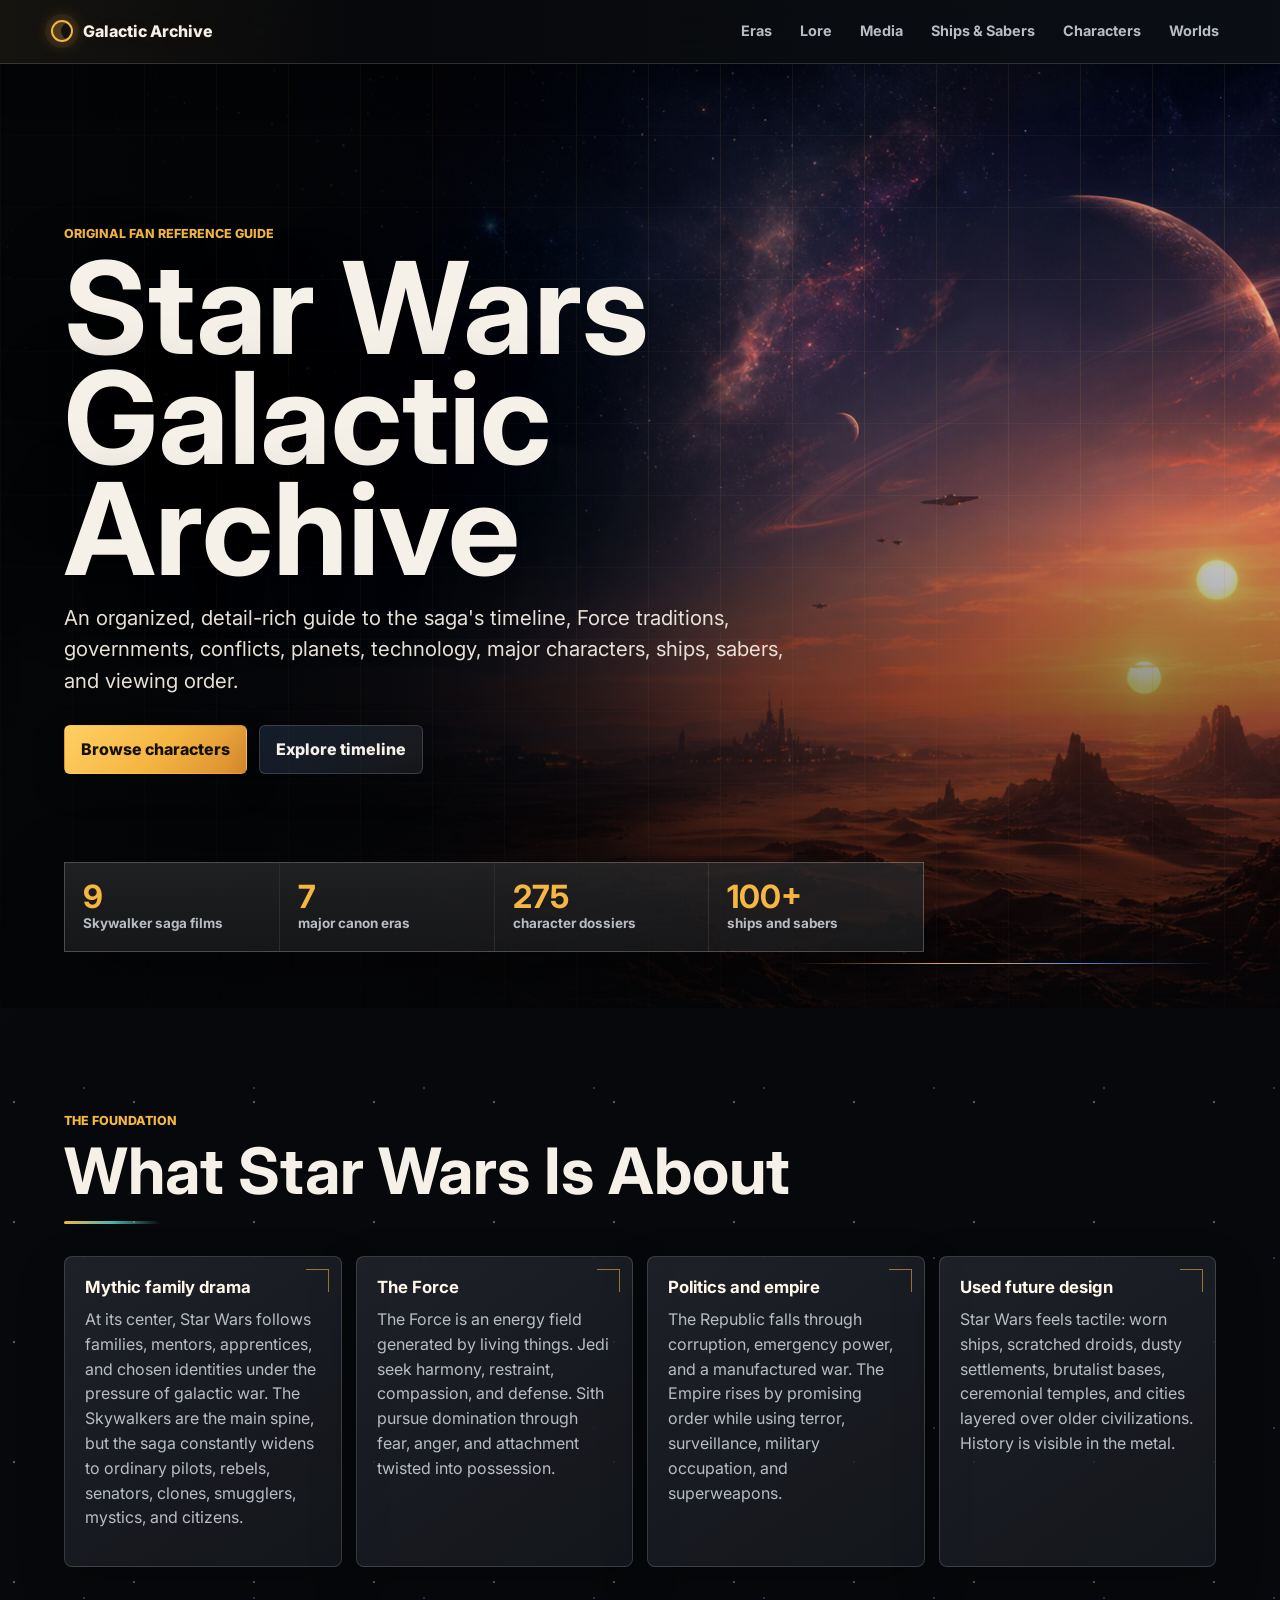
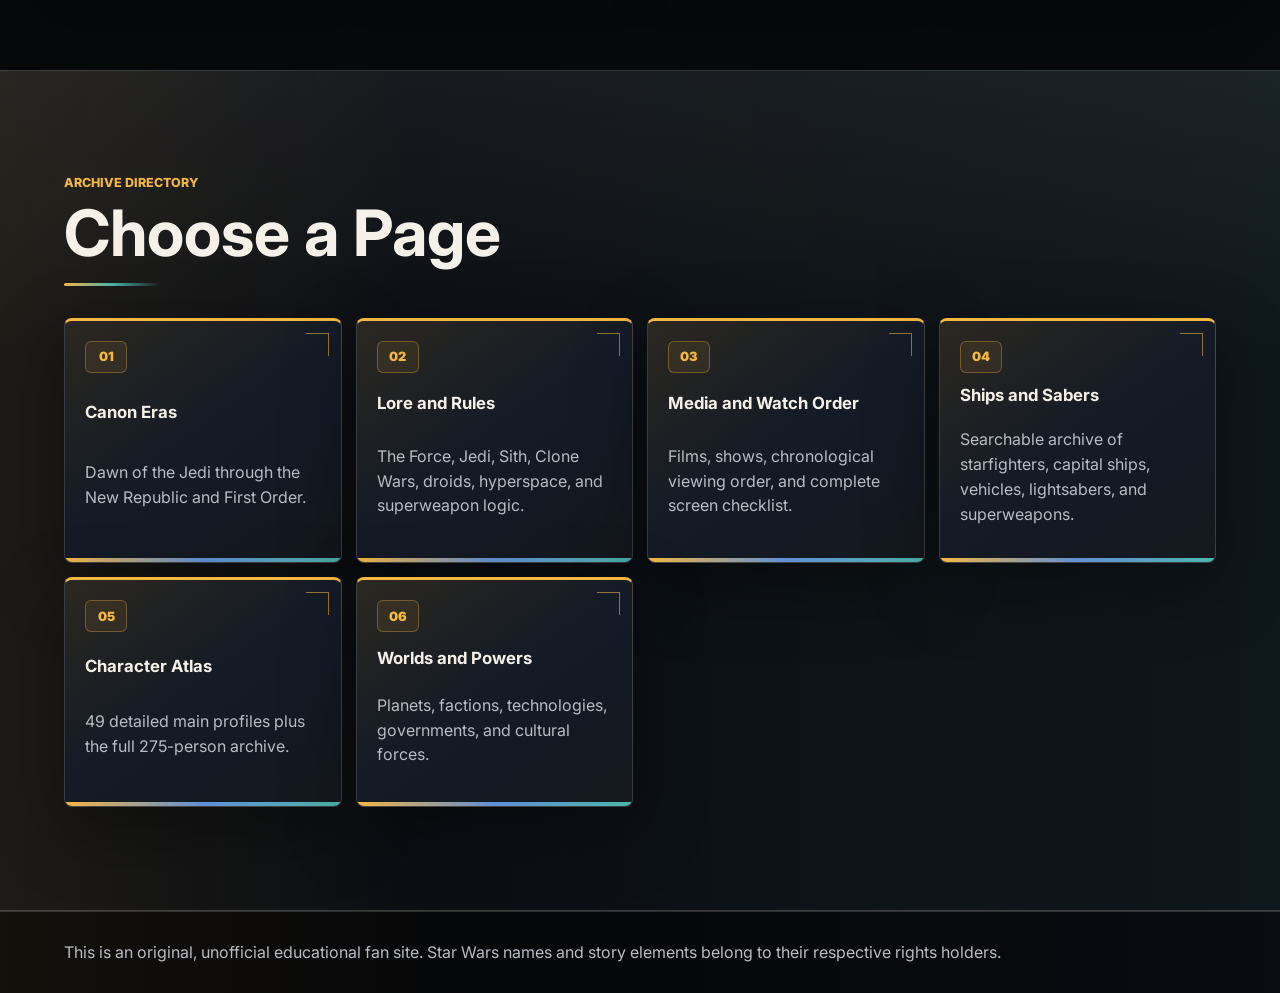
<file: index.html>
<!DOCTYPE html>
<html lang="en">
<head>
  <meta charset="UTF-8">
  <meta name="viewport" content="width=device-width, initial-scale=1.0">
  <title>Star Wars Galactic Archive</title>
  <link rel="preconnect" href="https://fonts.googleapis.com">
  <link rel="preconnect" href="https://fonts.gstatic.com" crossorigin>
  <link href="https://fonts.googleapis.com/css2?family=Inter:wght@400;500;600;700;800&display=swap" rel="stylesheet">
  <link rel="stylesheet" href="styles.css?v=4">
</head>
<body>
  <header class="site-header">
    <a class="brand" href="index.html" aria-label="Star Wars Galactic Archive home">
      <span class="brand-mark" aria-hidden="true"></span>
      <span>Galactic Archive</span>
    </a>
    <nav class="nav" aria-label="Main navigation">
      <a href="eras.html">Eras</a>
      <a href="lore.html">Lore</a>
      <a href="media.html">Media</a>
      <a href="arsenal.html">Ships &amp; Sabers</a>
      <a href="characters.html">Characters</a>
      <a href="worlds.html">Worlds</a>
    </nav>
  </header>

  <main id="top">
    <section class="hero" aria-labelledby="hero-title">
      <img class="hero-scene" src="assets/galactic-archive-scenic-hero.png" alt="" aria-hidden="true">
      <div class="hero-copy">
        <p class="eyebrow">Original fan reference guide</p>
        <h1 id="hero-title">Star Wars Galactic Archive</h1>
        <p class="hero-text">An organized, detail-rich guide to the saga's timeline, Force traditions, governments, conflicts, planets, technology, major characters, ships, sabers, and viewing order.</p>
        <div class="hero-actions">
          <a class="button primary" href="characters.html">Browse characters</a>
          <a class="button secondary" href="eras.html">Explore timeline</a>
        </div>
      </div>
      <div class="hero-stats" aria-label="Archive highlights">
        <div><strong>9</strong><span>Skywalker saga films</span></div>
        <div><strong>7</strong><span>major canon eras</span></div>
        <div><strong>275</strong><span>character dossiers</span></div>
        <div><strong>100+</strong><span>ships and sabers</span></div>
      </div>
    </section>

    <section class="section intro" aria-labelledby="intro-title">
      <div class="section-heading">
        <p class="eyebrow">The foundation</p>
        <h2 id="intro-title">What Star Wars Is About</h2>
      </div>
      <div class="feature-grid">
        <article class="feature">
          <h3>Mythic family drama</h3>
          <p>At its center, Star Wars follows families, mentors, apprentices, and chosen identities under the pressure of galactic war. The Skywalkers are the main spine, but the saga constantly widens to ordinary pilots, rebels, senators, clones, smugglers, mystics, and citizens.</p>
        </article>
        <article class="feature">
          <h3>The Force</h3>
          <p>The Force is an energy field generated by living things. Jedi seek harmony, restraint, compassion, and defense. Sith pursue domination through fear, anger, and attachment twisted into possession.</p>
        </article>
        <article class="feature">
          <h3>Politics and empire</h3>
          <p>The Republic falls through corruption, emergency power, and a manufactured war. The Empire rises by promising order while using terror, surveillance, military occupation, and superweapons.</p>
        </article>
        <article class="feature">
          <h3>Used future design</h3>
          <p>Star Wars feels tactile: worn ships, scratched droids, dusty settlements, brutalist bases, ceremonial temples, and cities layered over older civilizations. History is visible in the metal.</p>
        </article>
      </div>
    </section>

    <section class="section band" aria-labelledby="directory-title">
      <div class="section-heading">
        <p class="eyebrow">Archive directory</p>
        <h2 id="directory-title">Choose a Page</h2>
      </div>
      <div class="directory-grid">
        <a class="directory-card" href="eras.html">
          <span>01</span>
          <h3>Canon Eras</h3>
          <p>Dawn of the Jedi through the New Republic and First Order.</p>
        </a>
        <a class="directory-card" href="lore.html">
          <span>02</span>
          <h3>Lore and Rules</h3>
          <p>The Force, Jedi, Sith, Clone Wars, droids, hyperspace, and superweapon logic.</p>
        </a>
        <a class="directory-card" href="media.html">
          <span>03</span>
          <h3>Media and Watch Order</h3>
          <p>Films, shows, chronological viewing order, and complete screen checklist.</p>
        </a>
        <a class="directory-card" href="arsenal.html">
          <span>04</span>
          <h3>Ships and Sabers</h3>
          <p>Searchable archive of starfighters, capital ships, vehicles, lightsabers, and superweapons.</p>
        </a>
        <a class="directory-card" href="characters.html">
          <span>05</span>
          <h3>Character Atlas</h3>
          <p>49 detailed main profiles plus the full 275-person archive.</p>
        </a>
        <a class="directory-card" href="worlds.html">
          <span>06</span>
          <h3>Worlds and Powers</h3>
          <p>Planets, factions, technologies, governments, and cultural forces.</p>
        </a>
      </div>
    </section>
  </main>

  <footer class="footer">
    <p>This is an original, unofficial educational fan site. Star Wars names and story elements belong to their respective rights holders.</p>
  </footer>

  <script src="script.js?v=6"></script>
</body>
</html>
</file>
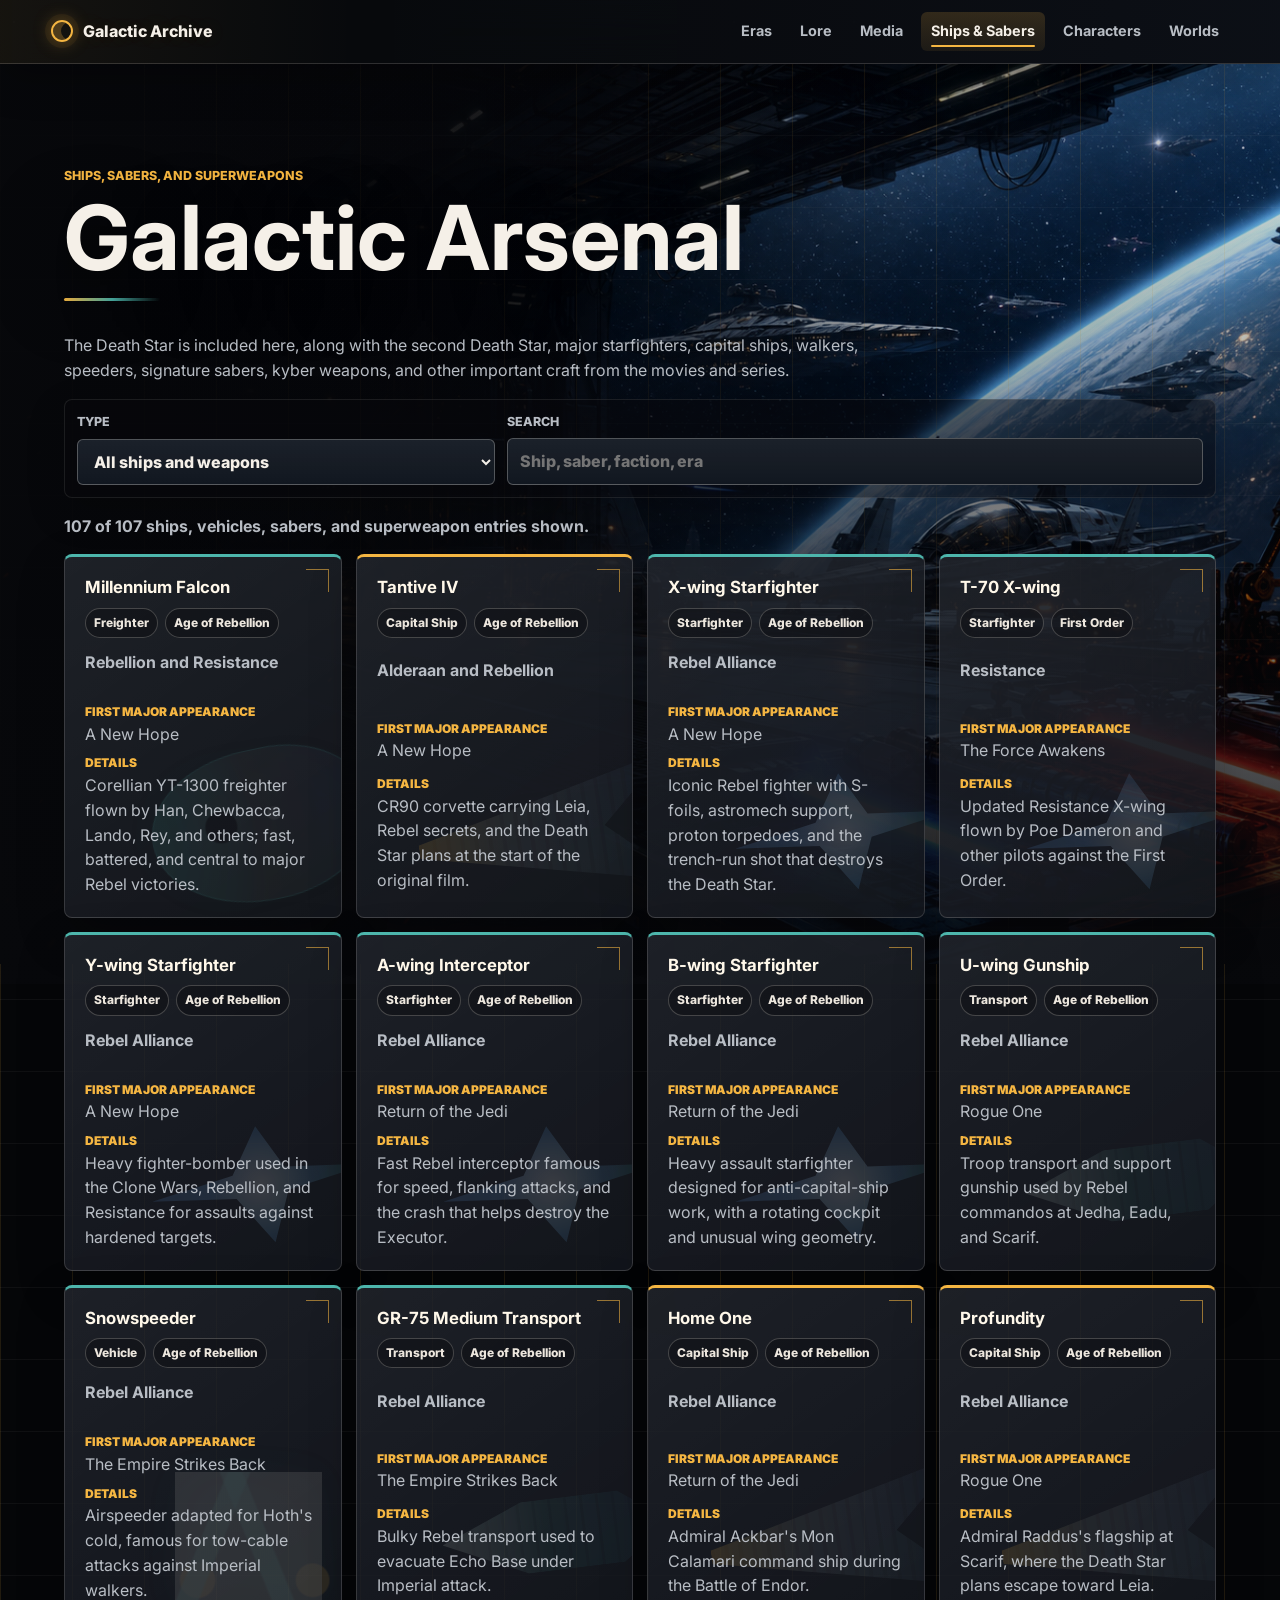
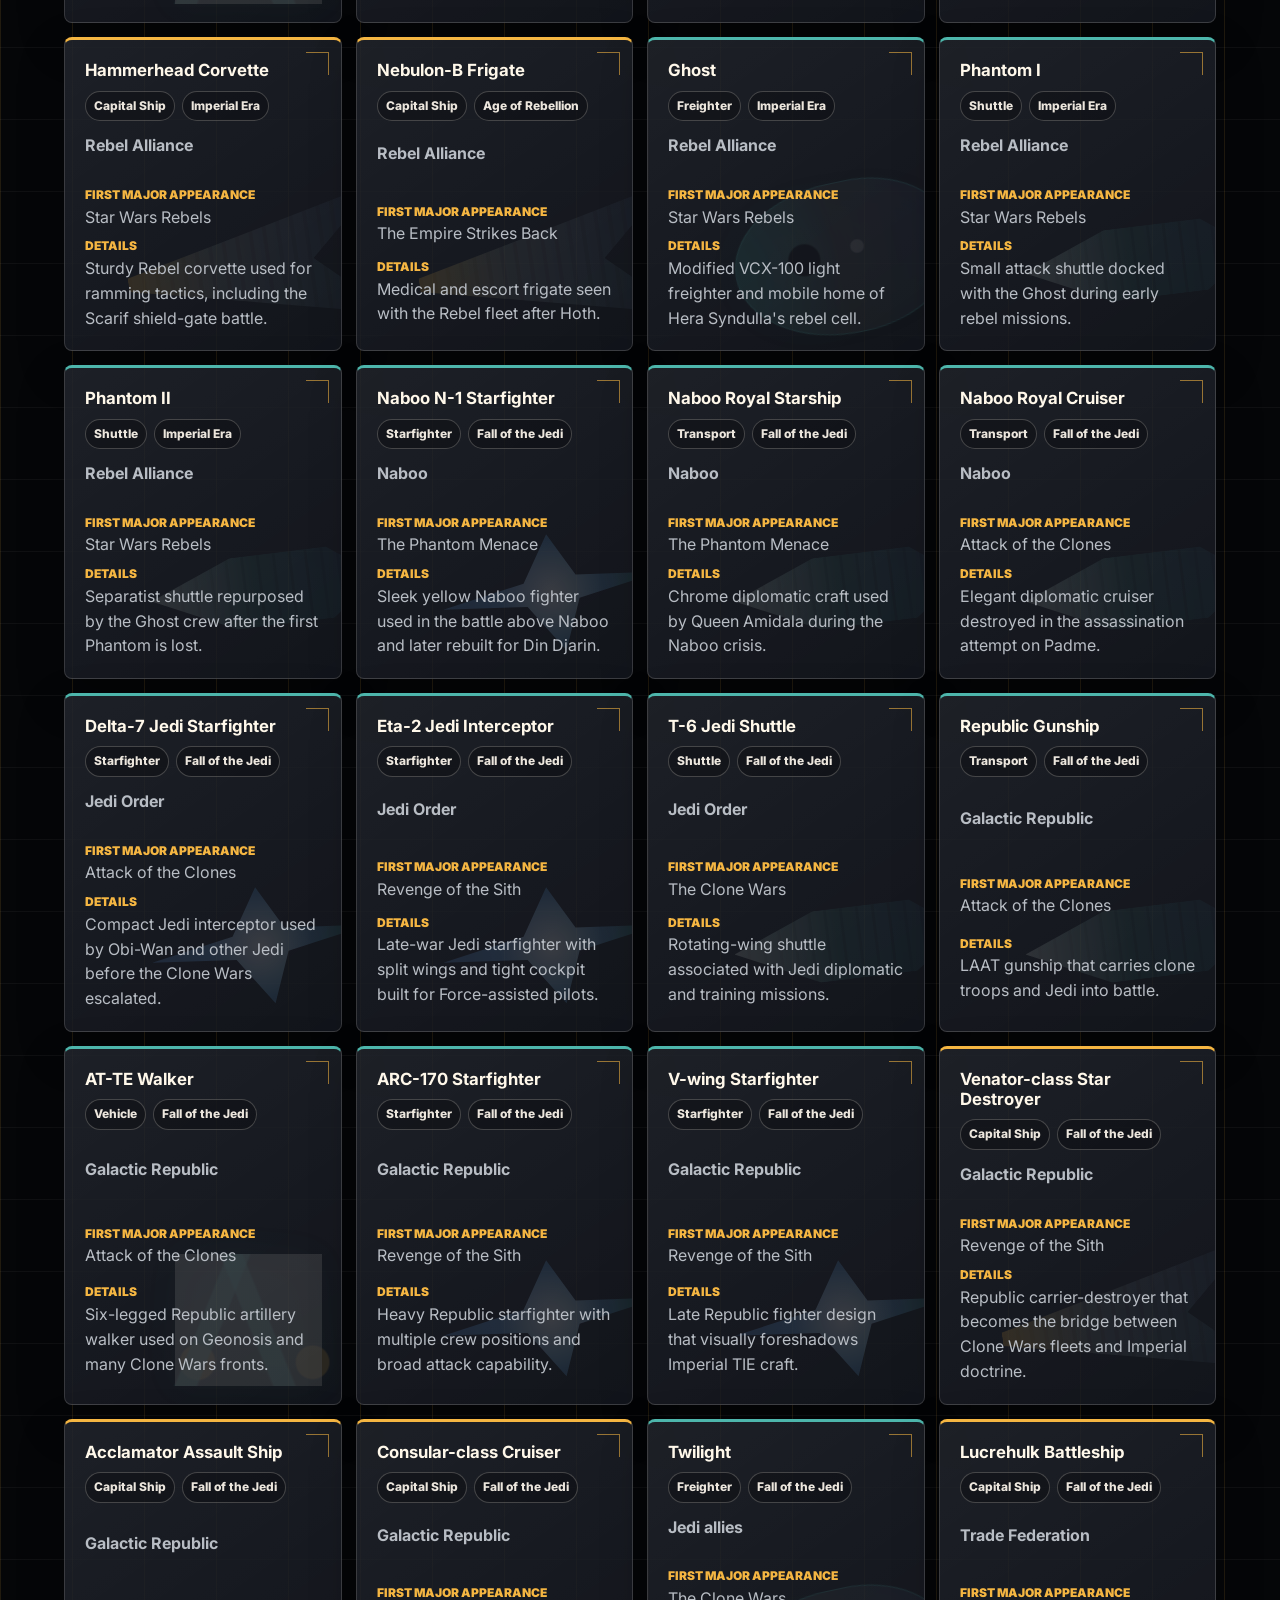
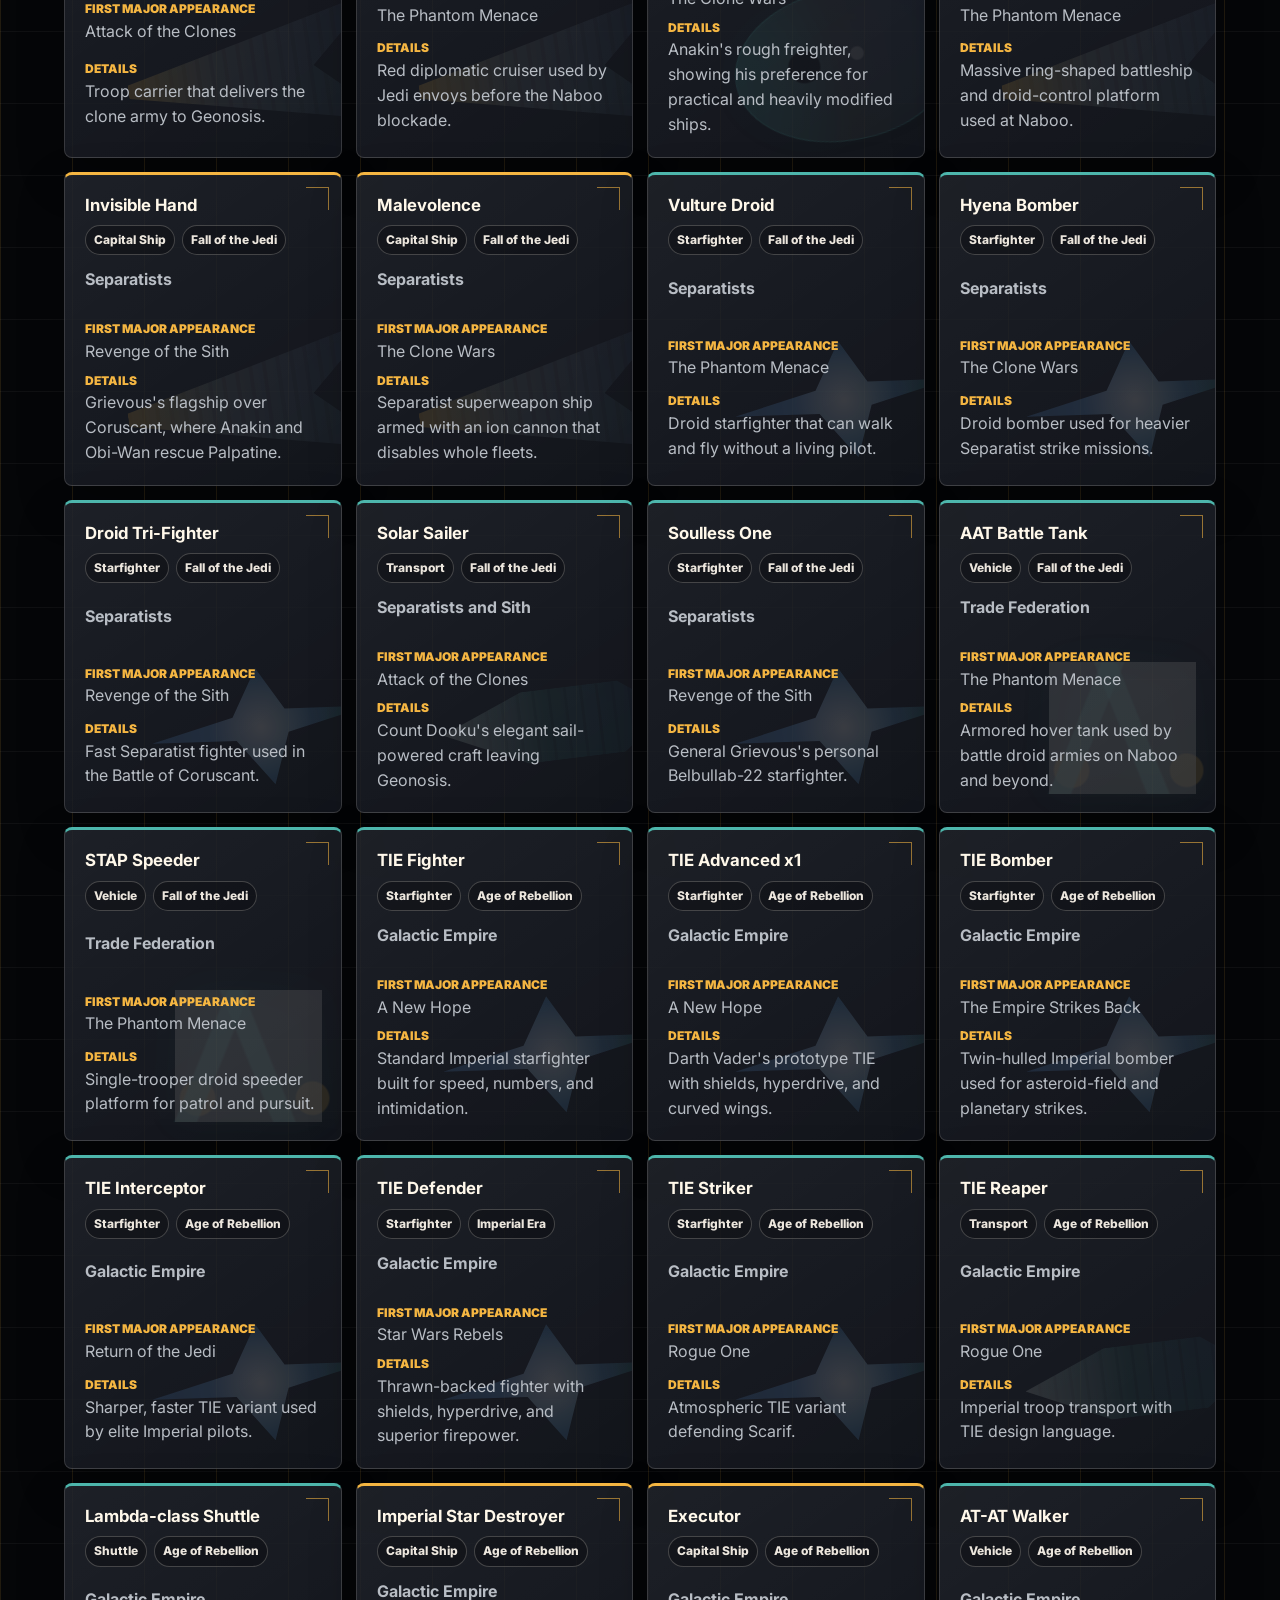
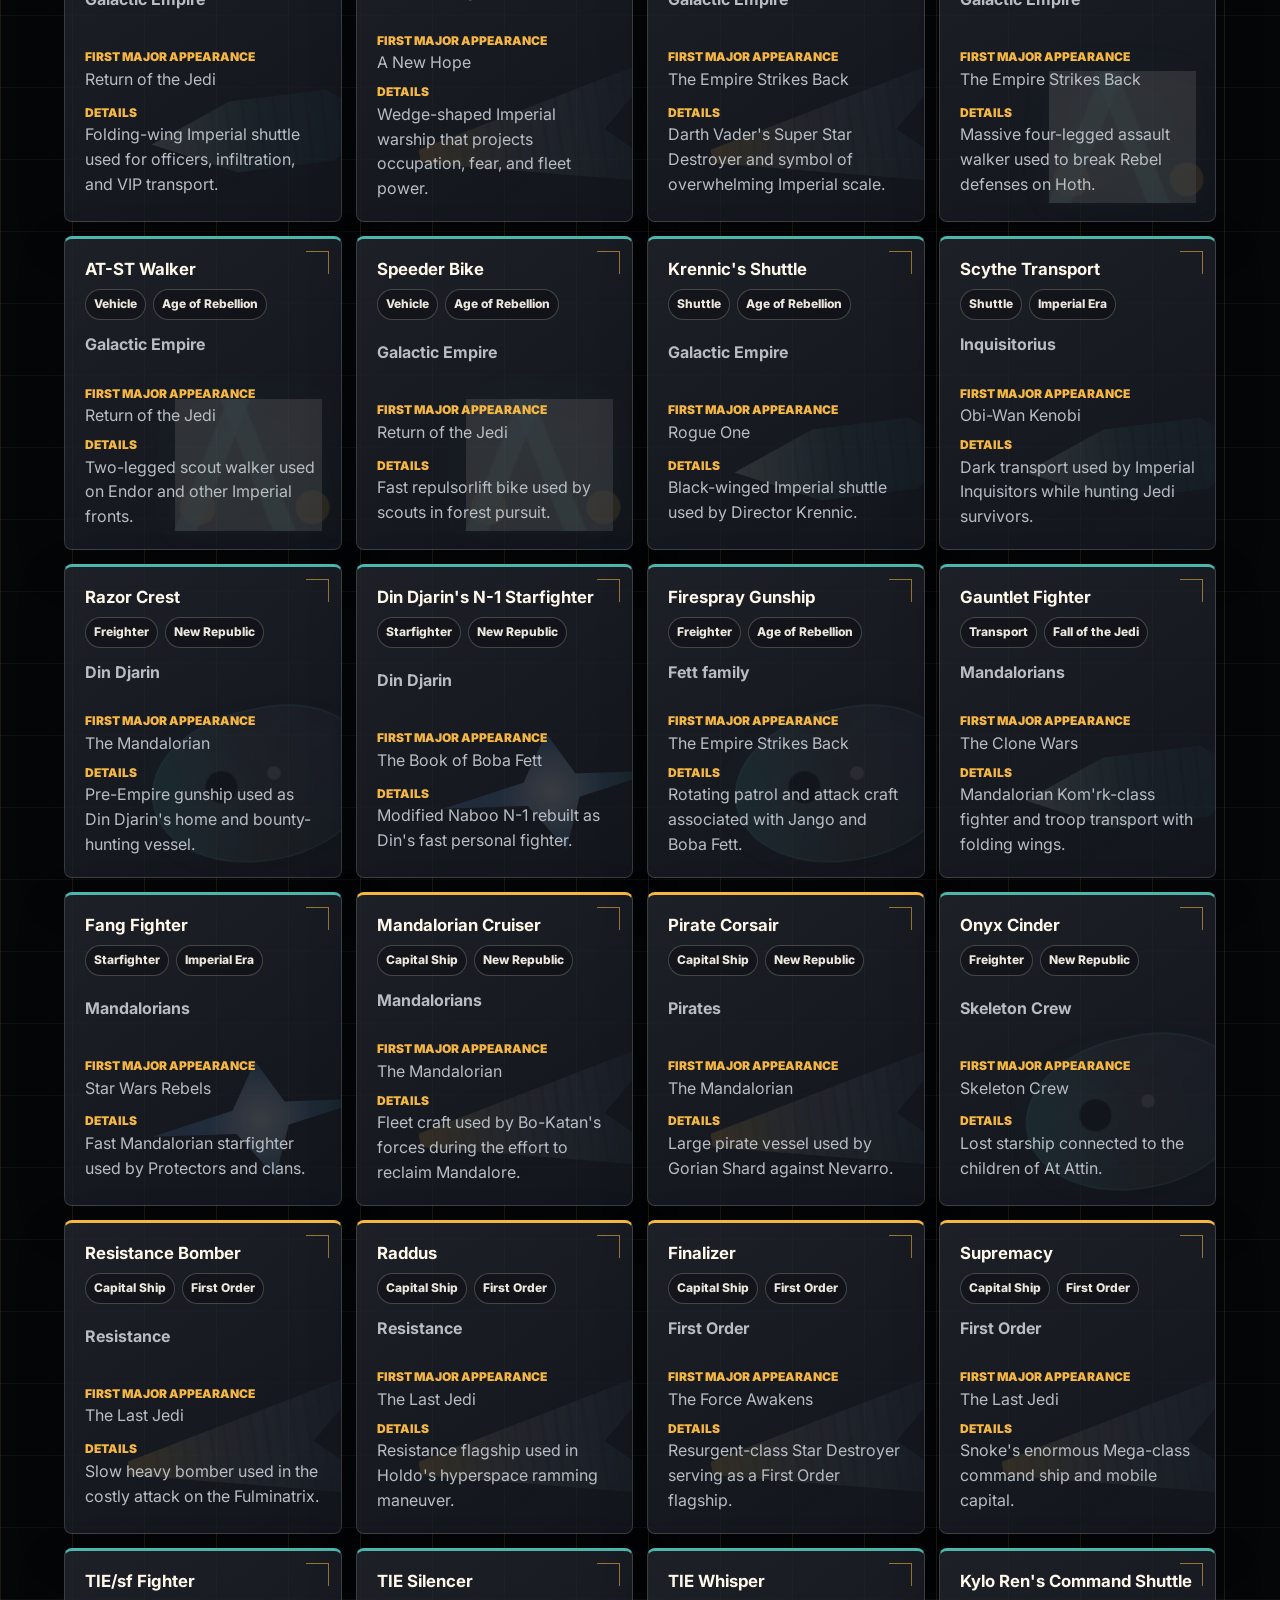
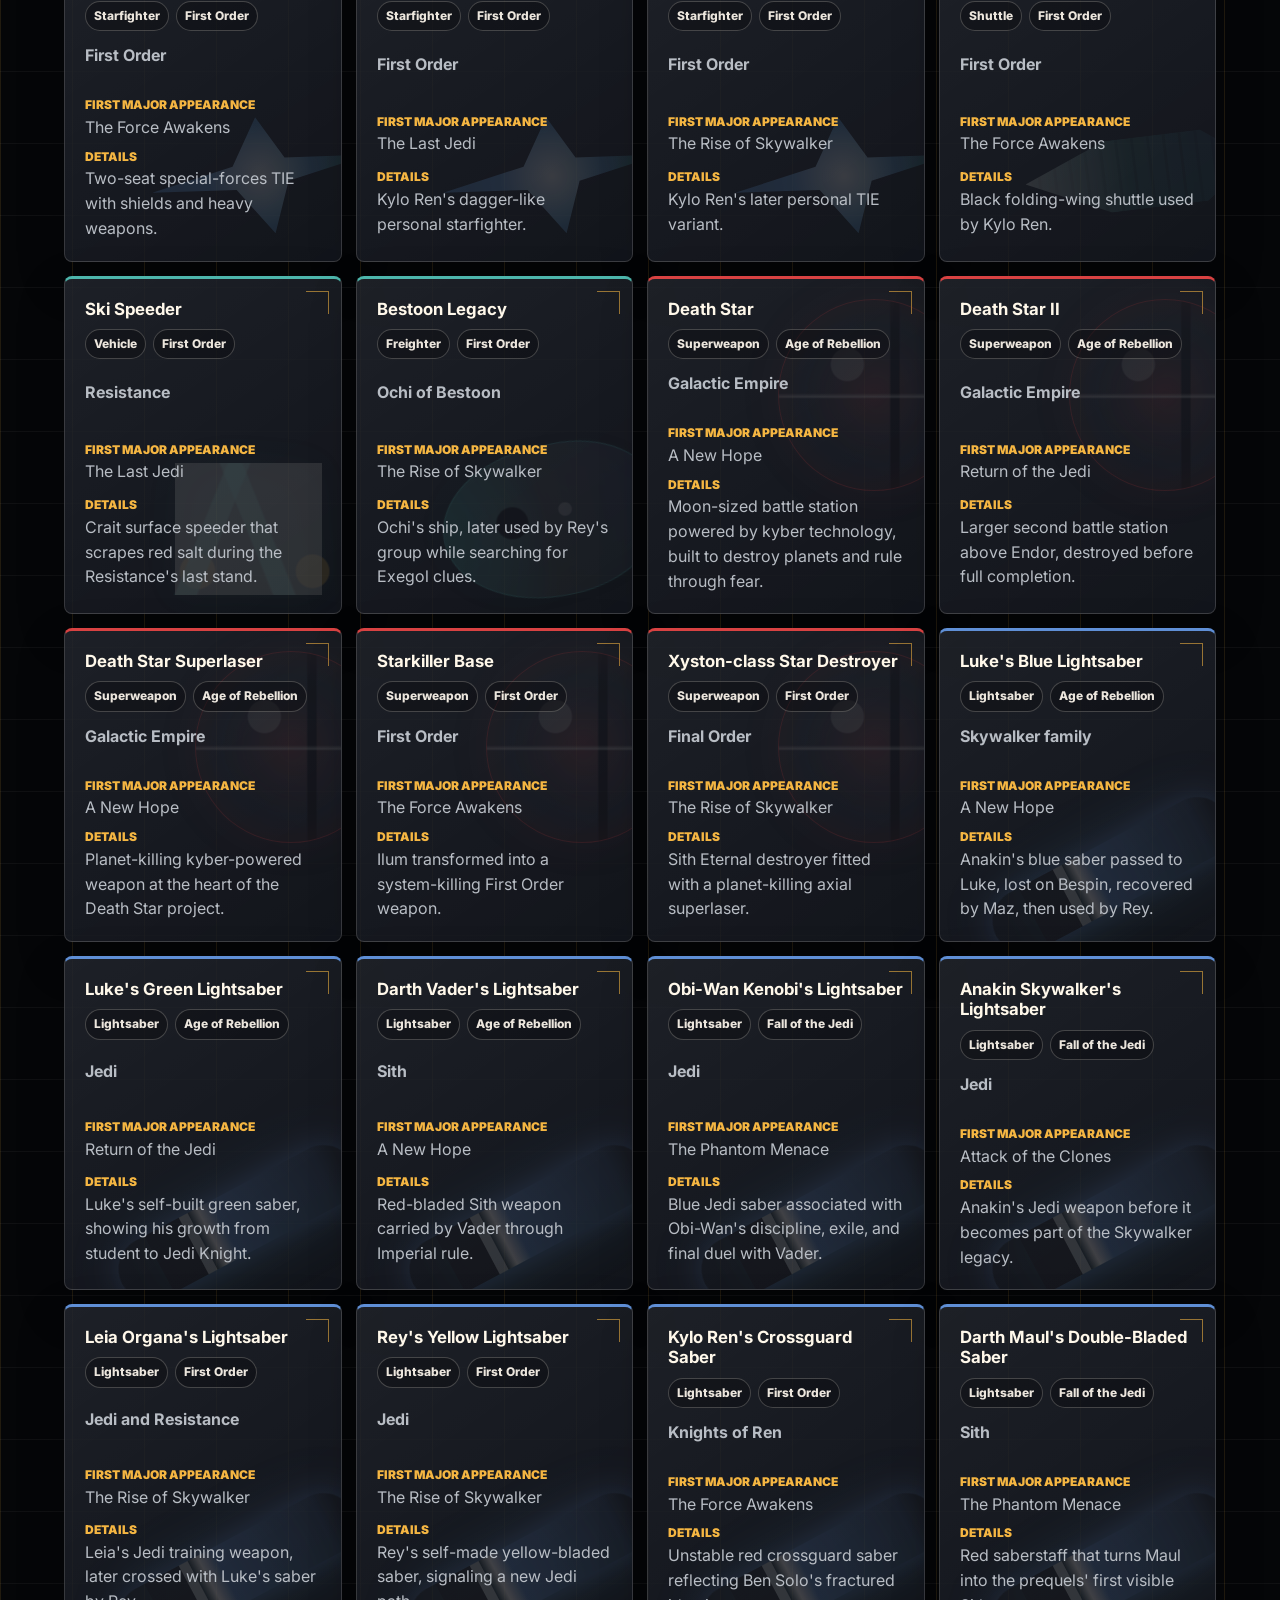
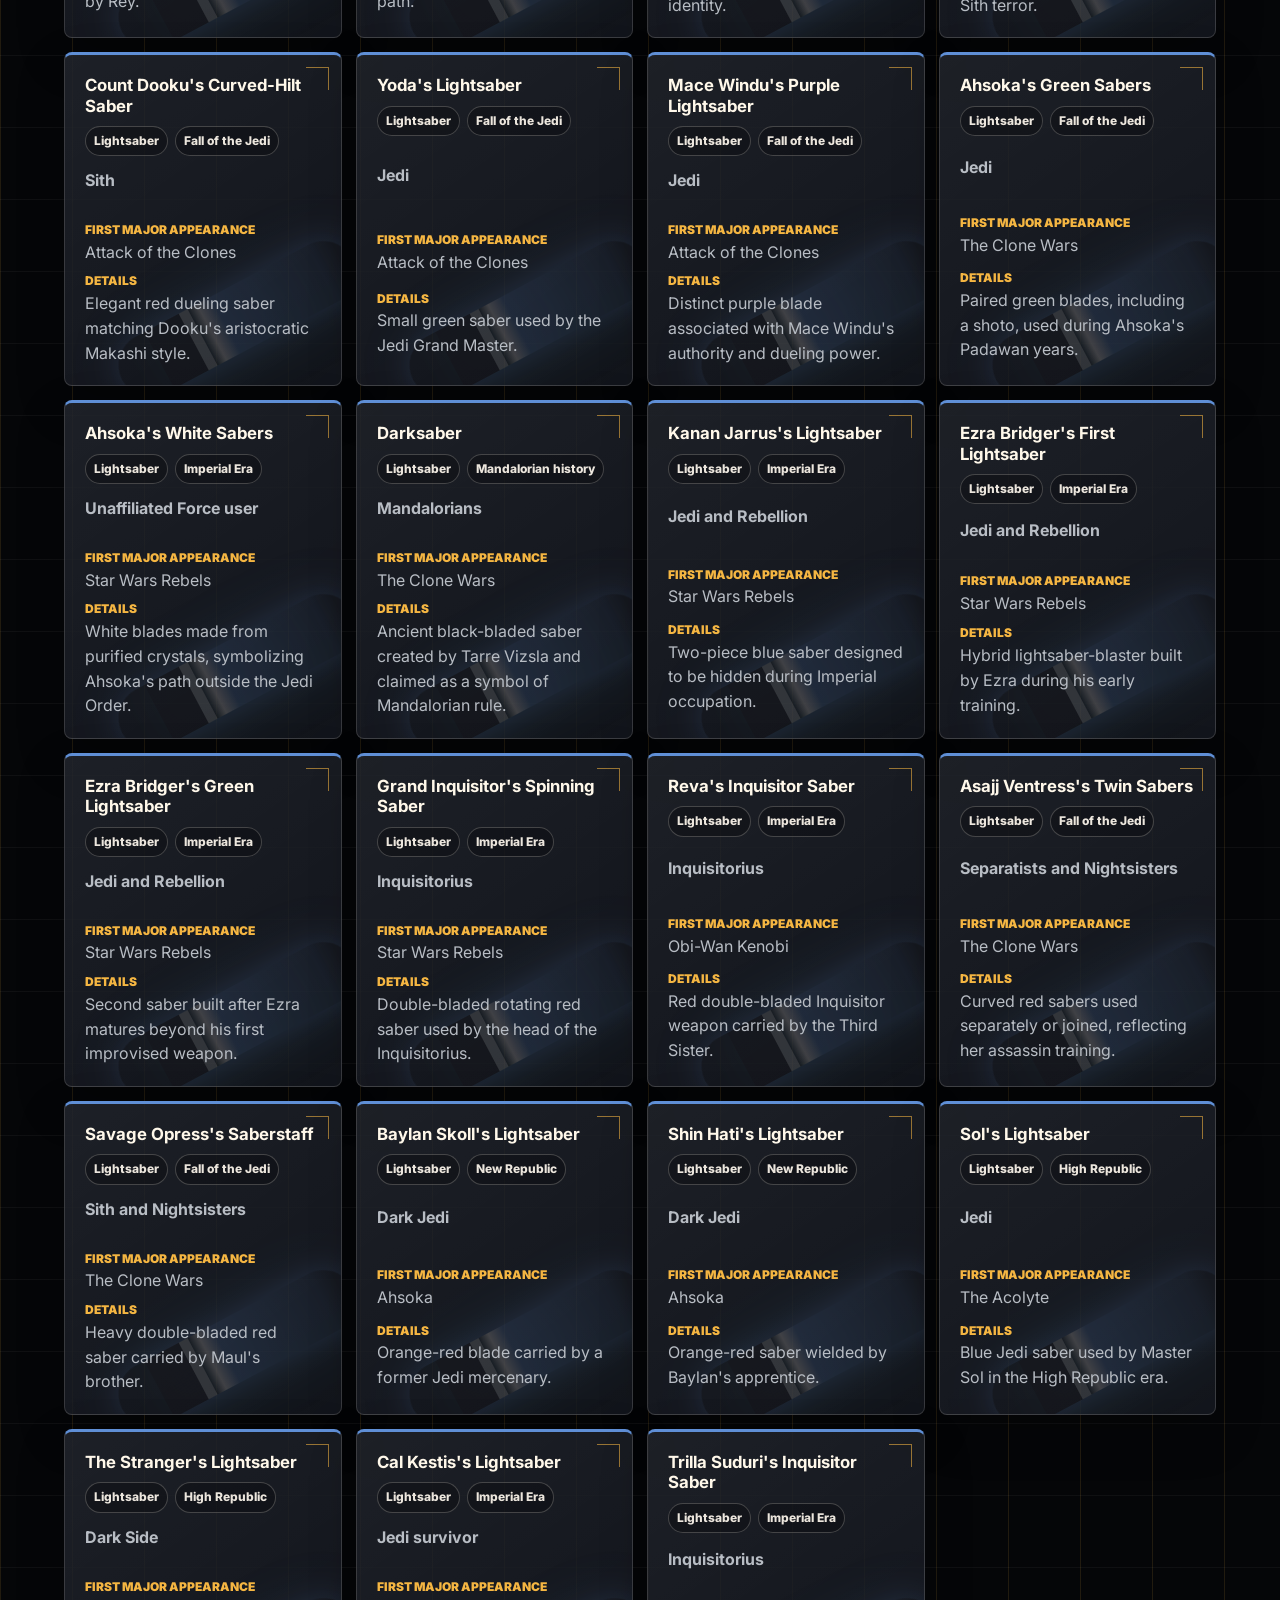
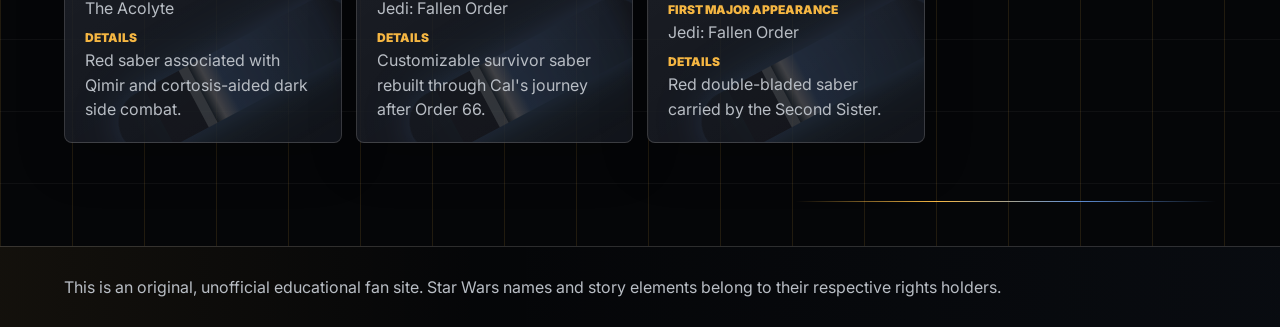
<file: arsenal.html>
<!DOCTYPE html>
<html lang="en">
<head>
  <meta charset="UTF-8">
  <meta name="viewport" content="width=device-width, initial-scale=1.0">
  <title>Ships and Sabers | Star Wars Galactic Archive</title>
  <link rel="preconnect" href="https://fonts.googleapis.com">
  <link rel="preconnect" href="https://fonts.gstatic.com" crossorigin>
  <link href="https://fonts.googleapis.com/css2?family=Inter:wght@400;500;600;700;800&display=swap" rel="stylesheet">
  <link rel="stylesheet" href="styles.css?v=4">
</head>
<body class="page-arsenal">
  <header class="site-header">
    <a class="brand" href="index.html" aria-label="Star Wars Galactic Archive home">
      <span class="brand-mark" aria-hidden="true"></span>
      <span>Galactic Archive</span>
    </a>
    <nav class="nav" aria-label="Main navigation">
      <a href="eras.html">Eras</a>
      <a href="lore.html">Lore</a>
      <a href="media.html">Media</a>
      <a href="arsenal.html" aria-current="page">Ships &amp; Sabers</a>
      <a href="characters.html">Characters</a>
      <a href="worlds.html">Worlds</a>
    </nav>
  </header>

  <main>
    <section class="section page-intro" aria-labelledby="arsenal-title">
      <img class="page-scene" src="assets/page-arsenal-hero.png" alt="" aria-hidden="true">
      <div class="section-heading">
        <p class="eyebrow">Ships, sabers, and superweapons</p>
        <h1 id="arsenal-title">Galactic Arsenal</h1>
      </div>
      <p class="section-note">The Death Star is included here, along with the second Death Star, major starfighters, capital ships, walkers, speeders, signature sabers, kyber weapons, and other important craft from the movies and series.</p>
      <div class="controls gear-controls" aria-label="Arsenal filters">
        <label>
          <span>Type</span>
          <select id="gear-type-filter">
            <option value="all">All ships and weapons</option>
          </select>
        </label>
        <label>
          <span>Search</span>
          <input id="gear-search" type="search" placeholder="Ship, saber, faction, era">
        </label>
      </div>
      <div class="character-count" id="gear-count" aria-live="polite"></div>
      <div class="gear-grid" id="gear-grid"></div>
    </section>
  </main>

  <footer class="footer">
    <p>This is an original, unofficial educational fan site. Star Wars names and story elements belong to their respective rights holders.</p>
  </footer>

  <script src="script.js?v=6"></script>
</body>
</html>
</file>
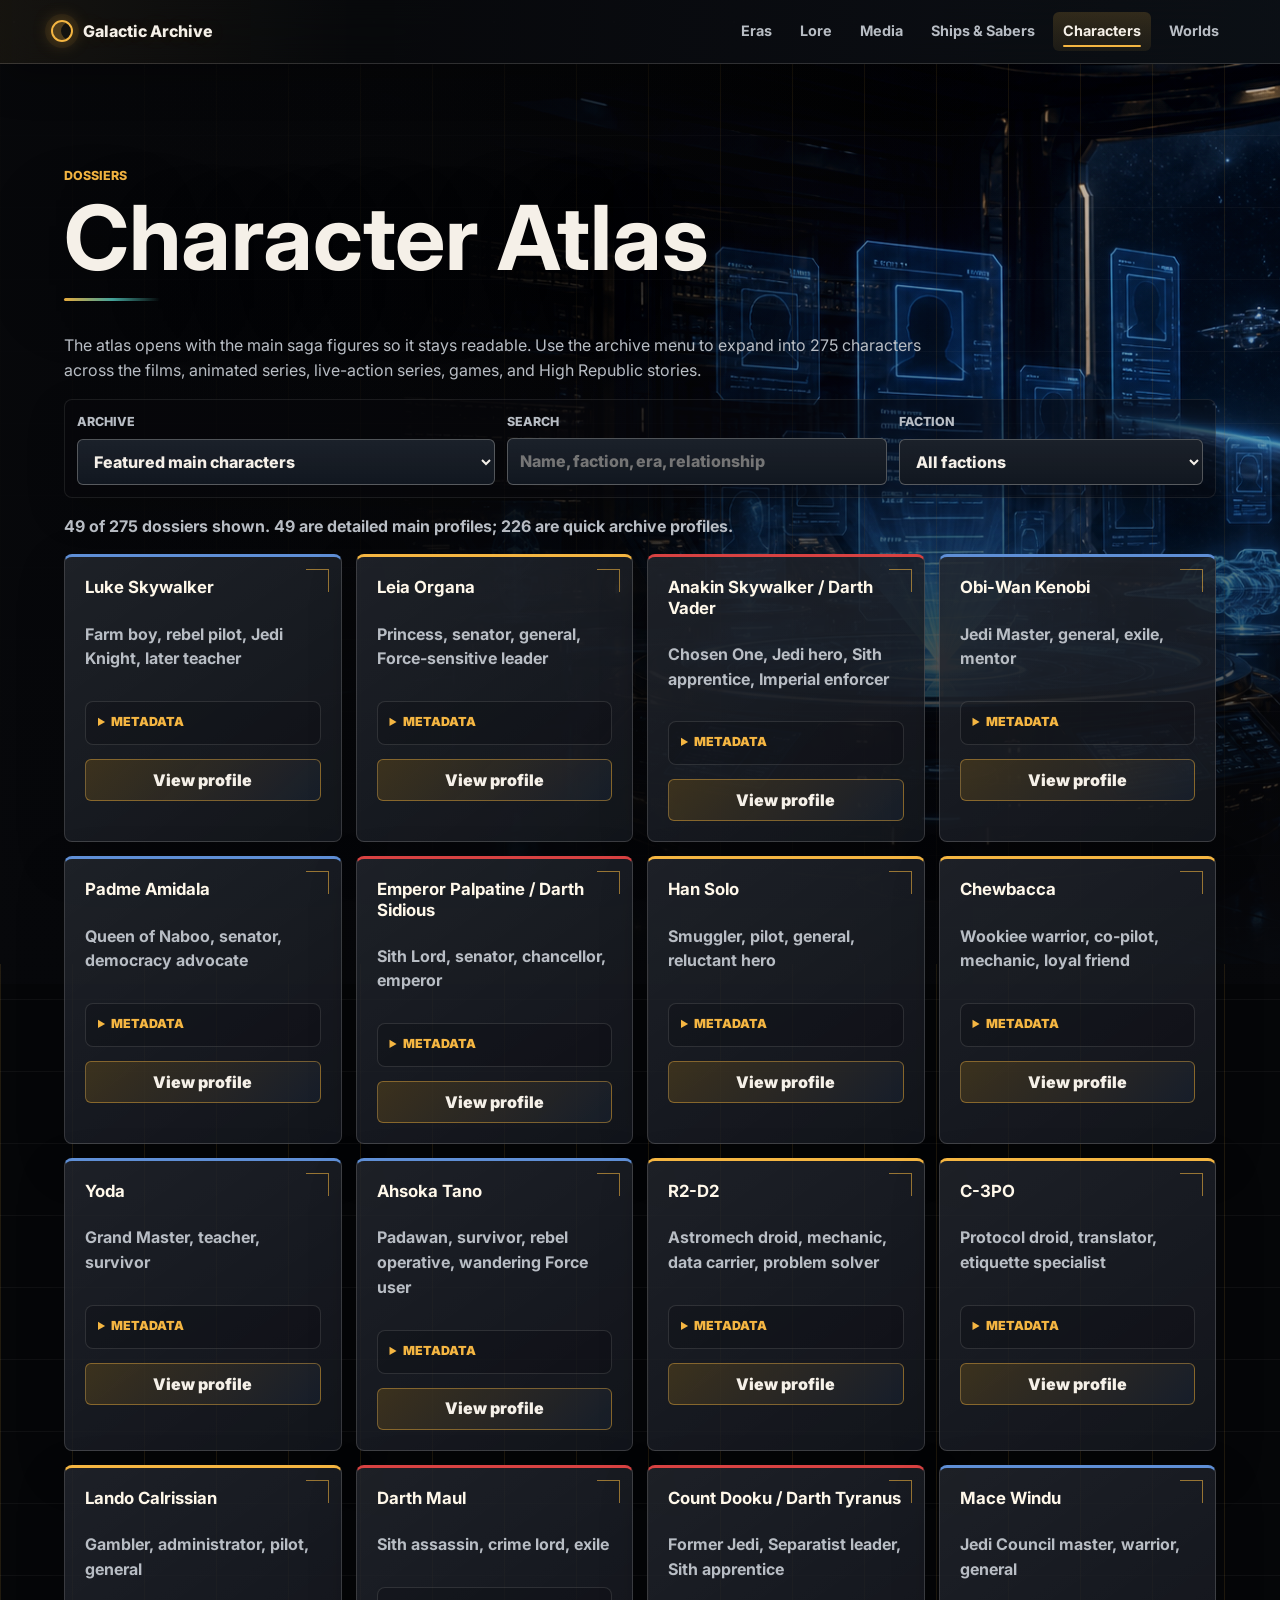
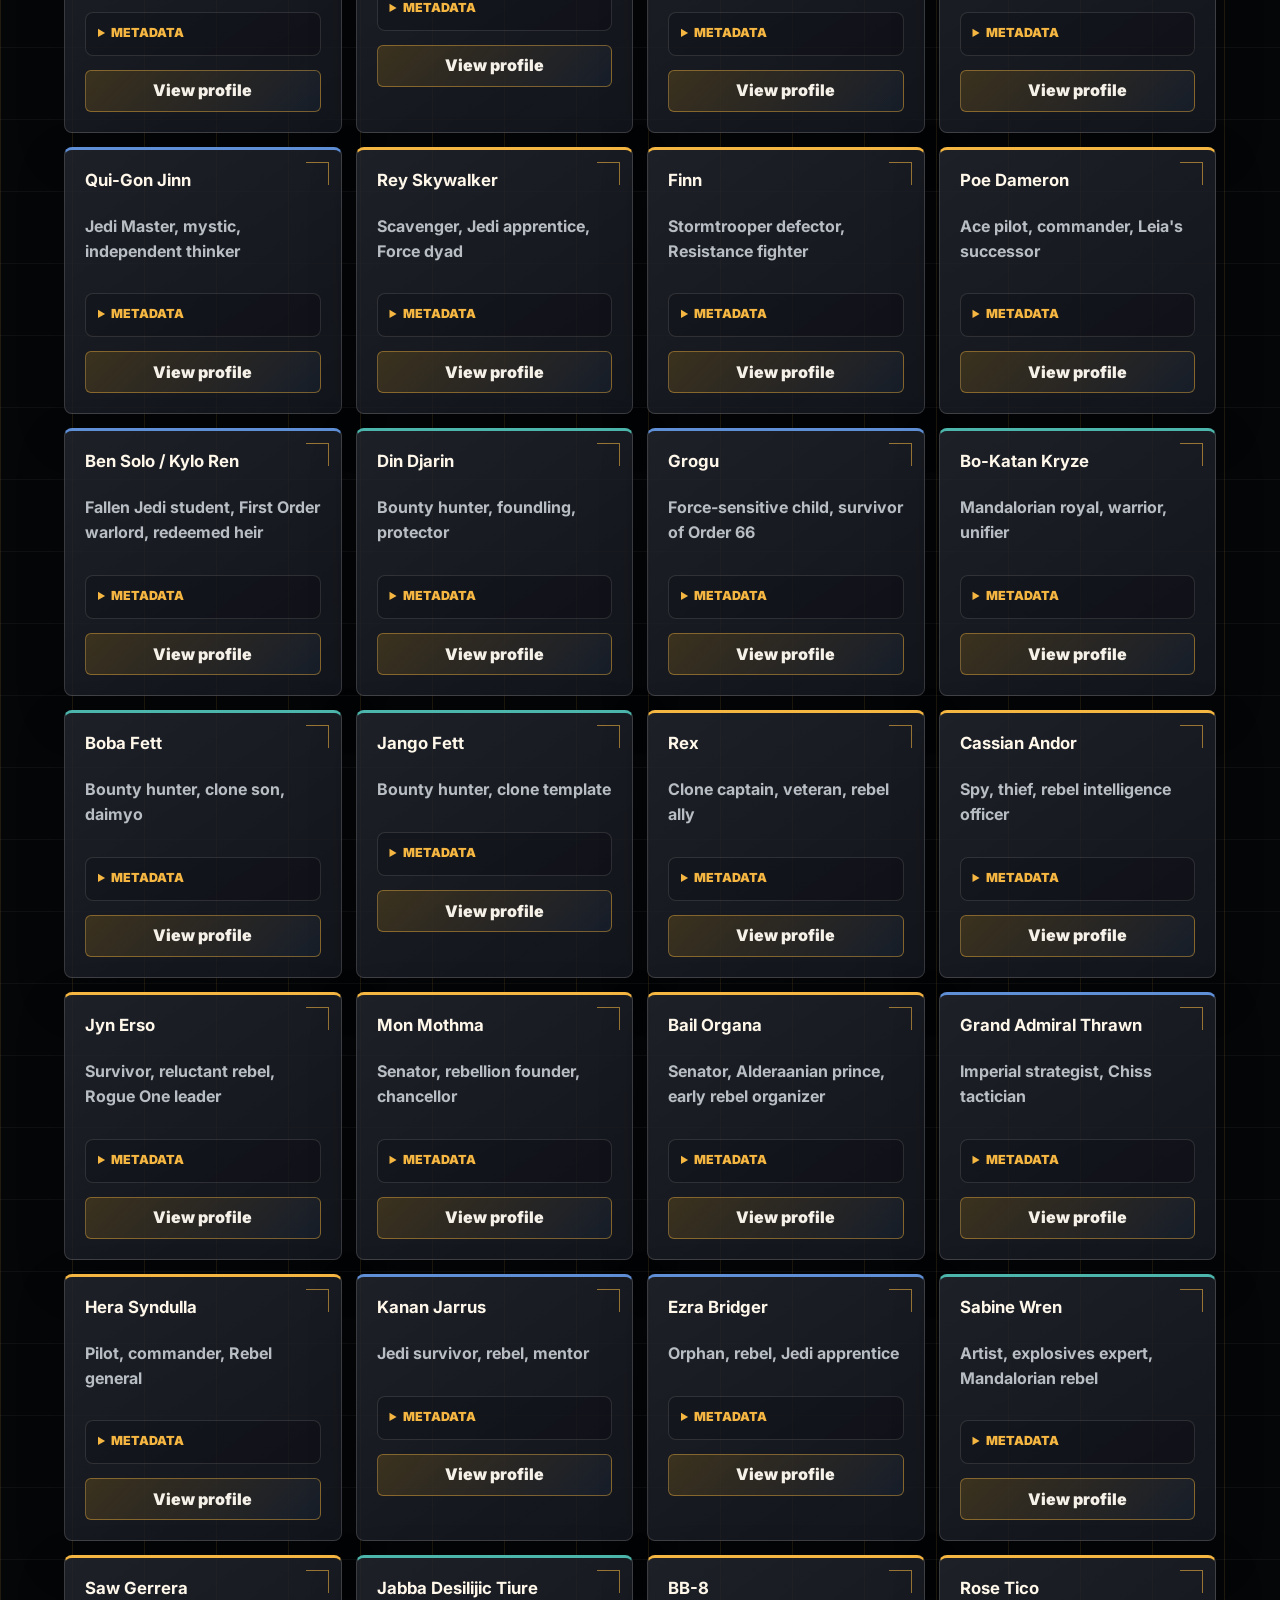
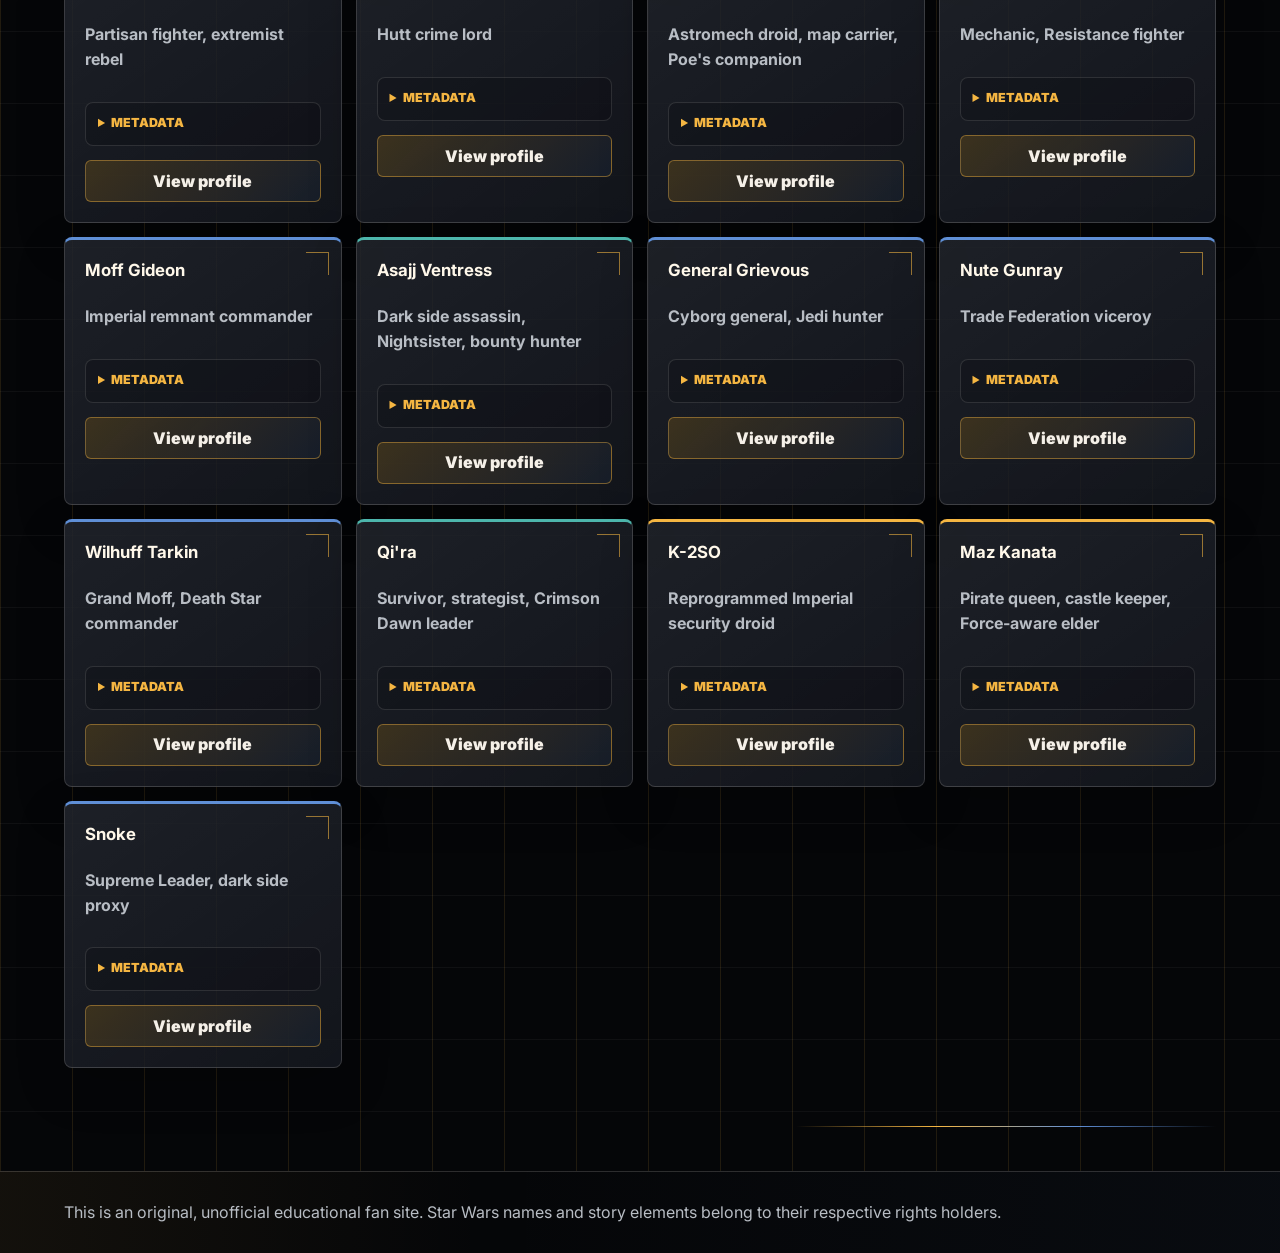
<file: characters.html>
<!DOCTYPE html>
<html lang="en">
<head>
  <meta charset="UTF-8">
  <meta name="viewport" content="width=device-width, initial-scale=1.0">
  <title>Character Atlas | Star Wars Galactic Archive</title>
  <link rel="preconnect" href="https://fonts.googleapis.com">
  <link rel="preconnect" href="https://fonts.gstatic.com" crossorigin>
  <link href="https://fonts.googleapis.com/css2?family=Inter:wght@400;500;600;700;800&display=swap" rel="stylesheet">
  <link rel="stylesheet" href="styles.css?v=4">
</head>
<body class="page-characters">
  <header class="site-header">
    <a class="brand" href="index.html" aria-label="Star Wars Galactic Archive home">
      <span class="brand-mark" aria-hidden="true"></span>
      <span>Galactic Archive</span>
    </a>
    <nav class="nav" aria-label="Main navigation">
      <a href="eras.html">Eras</a>
      <a href="lore.html">Lore</a>
      <a href="media.html">Media</a>
      <a href="arsenal.html">Ships &amp; Sabers</a>
      <a href="characters.html" aria-current="page">Characters</a>
      <a href="worlds.html">Worlds</a>
    </nav>
  </header>

  <main>
    <section class="section page-intro" aria-labelledby="characters-title">
      <img class="page-scene" src="assets/page-characters-hero.png" alt="" aria-hidden="true">
      <div class="section-heading">
        <p class="eyebrow">Dossiers</p>
        <h1 id="characters-title">Character Atlas</h1>
      </div>
      <p class="section-note">The atlas opens with the main saga figures so it stays readable. Use the archive menu to expand into 275 characters across the films, animated series, live-action series, games, and High Republic stories.</p>
      <div class="controls" aria-label="Character filters">
        <label>
          <span>Archive</span>
          <select id="character-scope">
            <option value="featured">Featured main characters</option>
            <option value="all">Full 275-person archive</option>
          </select>
        </label>
        <label>
          <span>Search</span>
          <input id="character-search" type="search" placeholder="Name, faction, era, relationship">
        </label>
        <label>
          <span>Faction</span>
          <select id="faction-filter">
            <option value="all">All factions</option>
          </select>
        </label>
      </div>
      <div class="character-count" id="character-count" aria-live="polite"></div>
      <div class="character-grid" id="character-grid"></div>
    </section>
  </main>

  <footer class="footer">
    <p>This is an original, unofficial educational fan site. Star Wars names and story elements belong to their respective rights holders.</p>
  </footer>

  <script src="character-images.js?v=2"></script>
  <script src="script.js?v=6"></script>
</body>
</html>
</file>
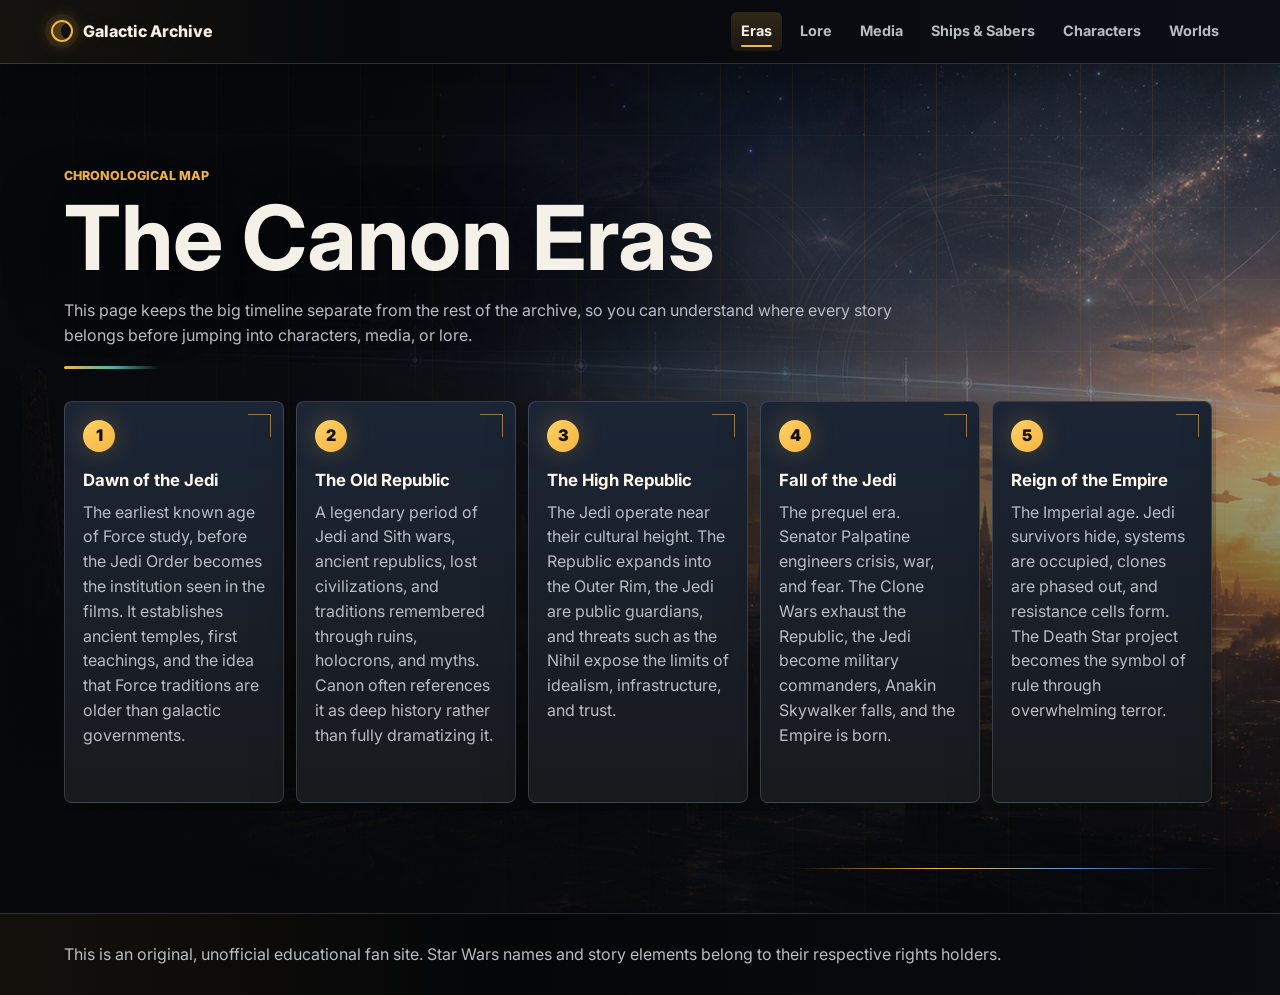
<file: eras.html>
<!DOCTYPE html>
<html lang="en">
<head>
  <meta charset="UTF-8">
  <meta name="viewport" content="width=device-width, initial-scale=1.0">
  <title>Canon Eras | Star Wars Galactic Archive</title>
  <link rel="preconnect" href="https://fonts.googleapis.com">
  <link rel="preconnect" href="https://fonts.gstatic.com" crossorigin>
  <link href="https://fonts.googleapis.com/css2?family=Inter:wght@400;500;600;700;800&display=swap" rel="stylesheet">
  <link rel="stylesheet" href="styles.css?v=4">
</head>
<body class="page-eras">
  <header class="site-header">
    <a class="brand" href="index.html" aria-label="Star Wars Galactic Archive home">
      <span class="brand-mark" aria-hidden="true"></span>
      <span>Galactic Archive</span>
    </a>
    <nav class="nav" aria-label="Main navigation">
      <a href="eras.html" aria-current="page">Eras</a>
      <a href="lore.html">Lore</a>
      <a href="media.html">Media</a>
      <a href="arsenal.html">Ships &amp; Sabers</a>
      <a href="characters.html">Characters</a>
      <a href="worlds.html">Worlds</a>
    </nav>
  </header>

  <main>
    <section class="section page-intro" aria-labelledby="eras-title">
      <img class="page-scene" src="assets/page-eras-hero.png" alt="" aria-hidden="true">
      <div class="section-heading">
        <p class="eyebrow">Chronological map</p>
        <h1 id="eras-title">The Canon Eras</h1>
        <p class="section-note">This page keeps the big timeline separate from the rest of the archive, so you can understand where every story belongs before jumping into characters, media, or lore.</p>
      </div>
      <div class="timeline">
        <article>
          <span>1</span>
          <h3>Dawn of the Jedi</h3>
          <p>The earliest known age of Force study, before the Jedi Order becomes the institution seen in the films. It establishes ancient temples, first teachings, and the idea that Force traditions are older than galactic governments.</p>
        </article>
        <article>
          <span>2</span>
          <h3>The Old Republic</h3>
          <p>A legendary period of Jedi and Sith wars, ancient republics, lost civilizations, and traditions remembered through ruins, holocrons, and myths. Canon often references it as deep history rather than fully dramatizing it.</p>
        </article>
        <article>
          <span>3</span>
          <h3>The High Republic</h3>
          <p>The Jedi operate near their cultural height. The Republic expands into the Outer Rim, the Jedi are public guardians, and threats such as the Nihil expose the limits of idealism, infrastructure, and trust.</p>
        </article>
        <article>
          <span>4</span>
          <h3>Fall of the Jedi</h3>
          <p>The prequel era. Senator Palpatine engineers crisis, war, and fear. The Clone Wars exhaust the Republic, the Jedi become military commanders, Anakin Skywalker falls, and the Empire is born.</p>
        </article>
        <article>
          <span>5</span>
          <h3>Reign of the Empire</h3>
          <p>The Imperial age. Jedi survivors hide, systems are occupied, clones are phased out, and resistance cells form. The Death Star project becomes the symbol of rule through overwhelming terror.</p>
        </article>
        <article>
          <span>6</span>
          <h3>Age of Rebellion</h3>
          <p>The original trilogy era. Luke, Leia, Han, Chewbacca, Lando, droids, pilots, spies, and soldiers help transform scattered resistance into a military and moral challenge to the Empire.</p>
        </article>
        <article>
          <span>7</span>
          <h3>New Republic and First Order</h3>
          <p>After Endor, the New Republic struggles to demilitarize and govern. Imperial remnants reorganize into the First Order. Rey, Finn, Poe, Rose, and Leia's Resistance confront a new authoritarian threat and an old Sith design.</p>
        </article>
      </div>
    </section>
  </main>

  <footer class="footer">
    <p>This is an original, unofficial educational fan site. Star Wars names and story elements belong to their respective rights holders.</p>
  </footer>

  <script src="script.js?v=6"></script>
</body>
</html>
</file>
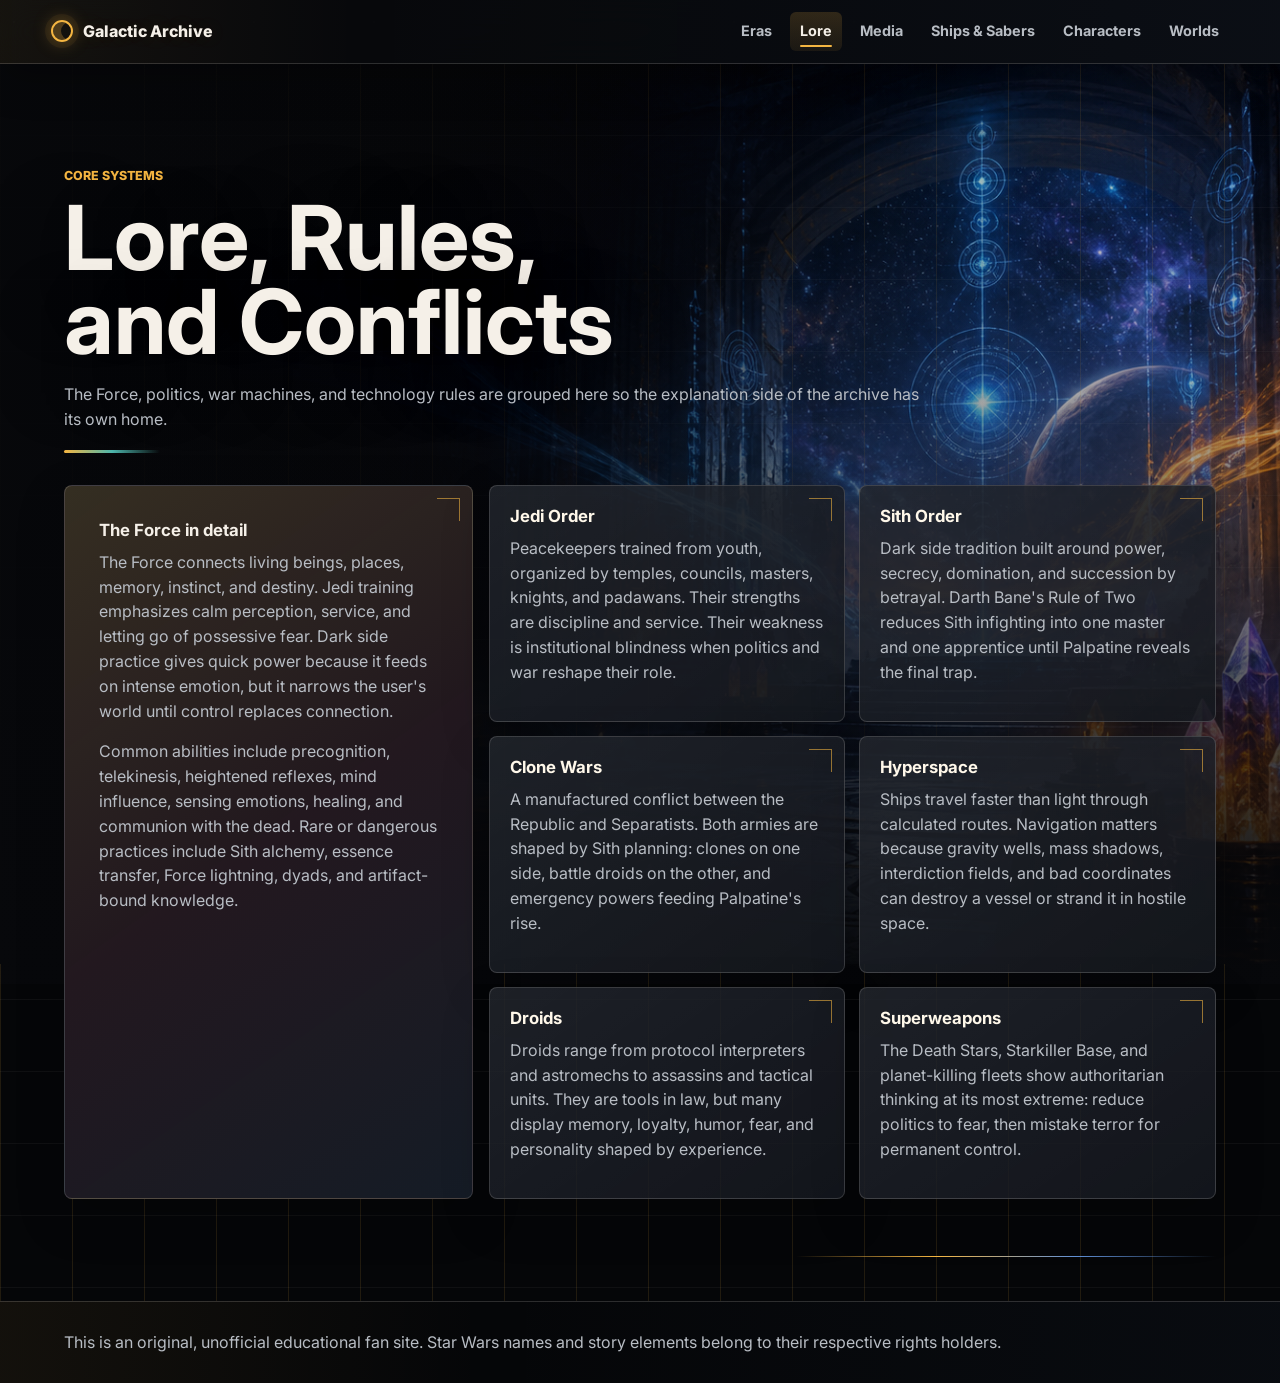
<file: lore.html>
<!DOCTYPE html>
<html lang="en">
<head>
  <meta charset="UTF-8">
  <meta name="viewport" content="width=device-width, initial-scale=1.0">
  <title>Lore and Rules | Star Wars Galactic Archive</title>
  <link rel="preconnect" href="https://fonts.googleapis.com">
  <link rel="preconnect" href="https://fonts.gstatic.com" crossorigin>
  <link href="https://fonts.googleapis.com/css2?family=Inter:wght@400;500;600;700;800&display=swap" rel="stylesheet">
  <link rel="stylesheet" href="styles.css?v=4">
</head>
<body class="page-lore">
  <header class="site-header">
    <a class="brand" href="index.html" aria-label="Star Wars Galactic Archive home">
      <span class="brand-mark" aria-hidden="true"></span>
      <span>Galactic Archive</span>
    </a>
    <nav class="nav" aria-label="Main navigation">
      <a href="eras.html">Eras</a>
      <a href="lore.html" aria-current="page">Lore</a>
      <a href="media.html">Media</a>
      <a href="arsenal.html">Ships &amp; Sabers</a>
      <a href="characters.html">Characters</a>
      <a href="worlds.html">Worlds</a>
    </nav>
  </header>

  <main>
    <section class="section page-intro" aria-labelledby="lore-title">
      <img class="page-scene" src="assets/page-lore-hero.png" alt="" aria-hidden="true">
      <div class="section-heading">
        <p class="eyebrow">Core systems</p>
        <h1 id="lore-title">Lore, Rules, and Conflicts</h1>
        <p class="section-note">The Force, politics, war machines, and technology rules are grouped here so the explanation side of the archive has its own home.</p>
      </div>
      <div class="lore-layout">
        <article class="deep-panel">
          <h3>The Force in detail</h3>
          <p>The Force connects living beings, places, memory, instinct, and destiny. Jedi training emphasizes calm perception, service, and letting go of possessive fear. Dark side practice gives quick power because it feeds on intense emotion, but it narrows the user's world until control replaces connection.</p>
          <p>Common abilities include precognition, telekinesis, heightened reflexes, mind influence, sensing emotions, healing, and communion with the dead. Rare or dangerous practices include Sith alchemy, essence transfer, Force lightning, dyads, and artifact-bound knowledge.</p>
        </article>
        <div class="topic-grid">
          <article>
            <h3>Jedi Order</h3>
            <p>Peacekeepers trained from youth, organized by temples, councils, masters, knights, and padawans. Their strengths are discipline and service. Their weakness is institutional blindness when politics and war reshape their role.</p>
          </article>
          <article>
            <h3>Sith Order</h3>
            <p>Dark side tradition built around power, secrecy, domination, and succession by betrayal. Darth Bane's Rule of Two reduces Sith infighting into one master and one apprentice until Palpatine reveals the final trap.</p>
          </article>
          <article>
            <h3>Clone Wars</h3>
            <p>A manufactured conflict between the Republic and Separatists. Both armies are shaped by Sith planning: clones on one side, battle droids on the other, and emergency powers feeding Palpatine's rise.</p>
          </article>
          <article>
            <h3>Hyperspace</h3>
            <p>Ships travel faster than light through calculated routes. Navigation matters because gravity wells, mass shadows, interdiction fields, and bad coordinates can destroy a vessel or strand it in hostile space.</p>
          </article>
          <article>
            <h3>Droids</h3>
            <p>Droids range from protocol interpreters and astromechs to assassins and tactical units. They are tools in law, but many display memory, loyalty, humor, fear, and personality shaped by experience.</p>
          </article>
          <article>
            <h3>Superweapons</h3>
            <p>The Death Stars, Starkiller Base, and planet-killing fleets show authoritarian thinking at its most extreme: reduce politics to fear, then mistake terror for permanent control.</p>
          </article>
        </div>
      </div>
    </section>
  </main>

  <footer class="footer">
    <p>This is an original, unofficial educational fan site. Star Wars names and story elements belong to their respective rights holders.</p>
  </footer>

  <script src="script.js?v=6"></script>
</body>
</html>
</file>
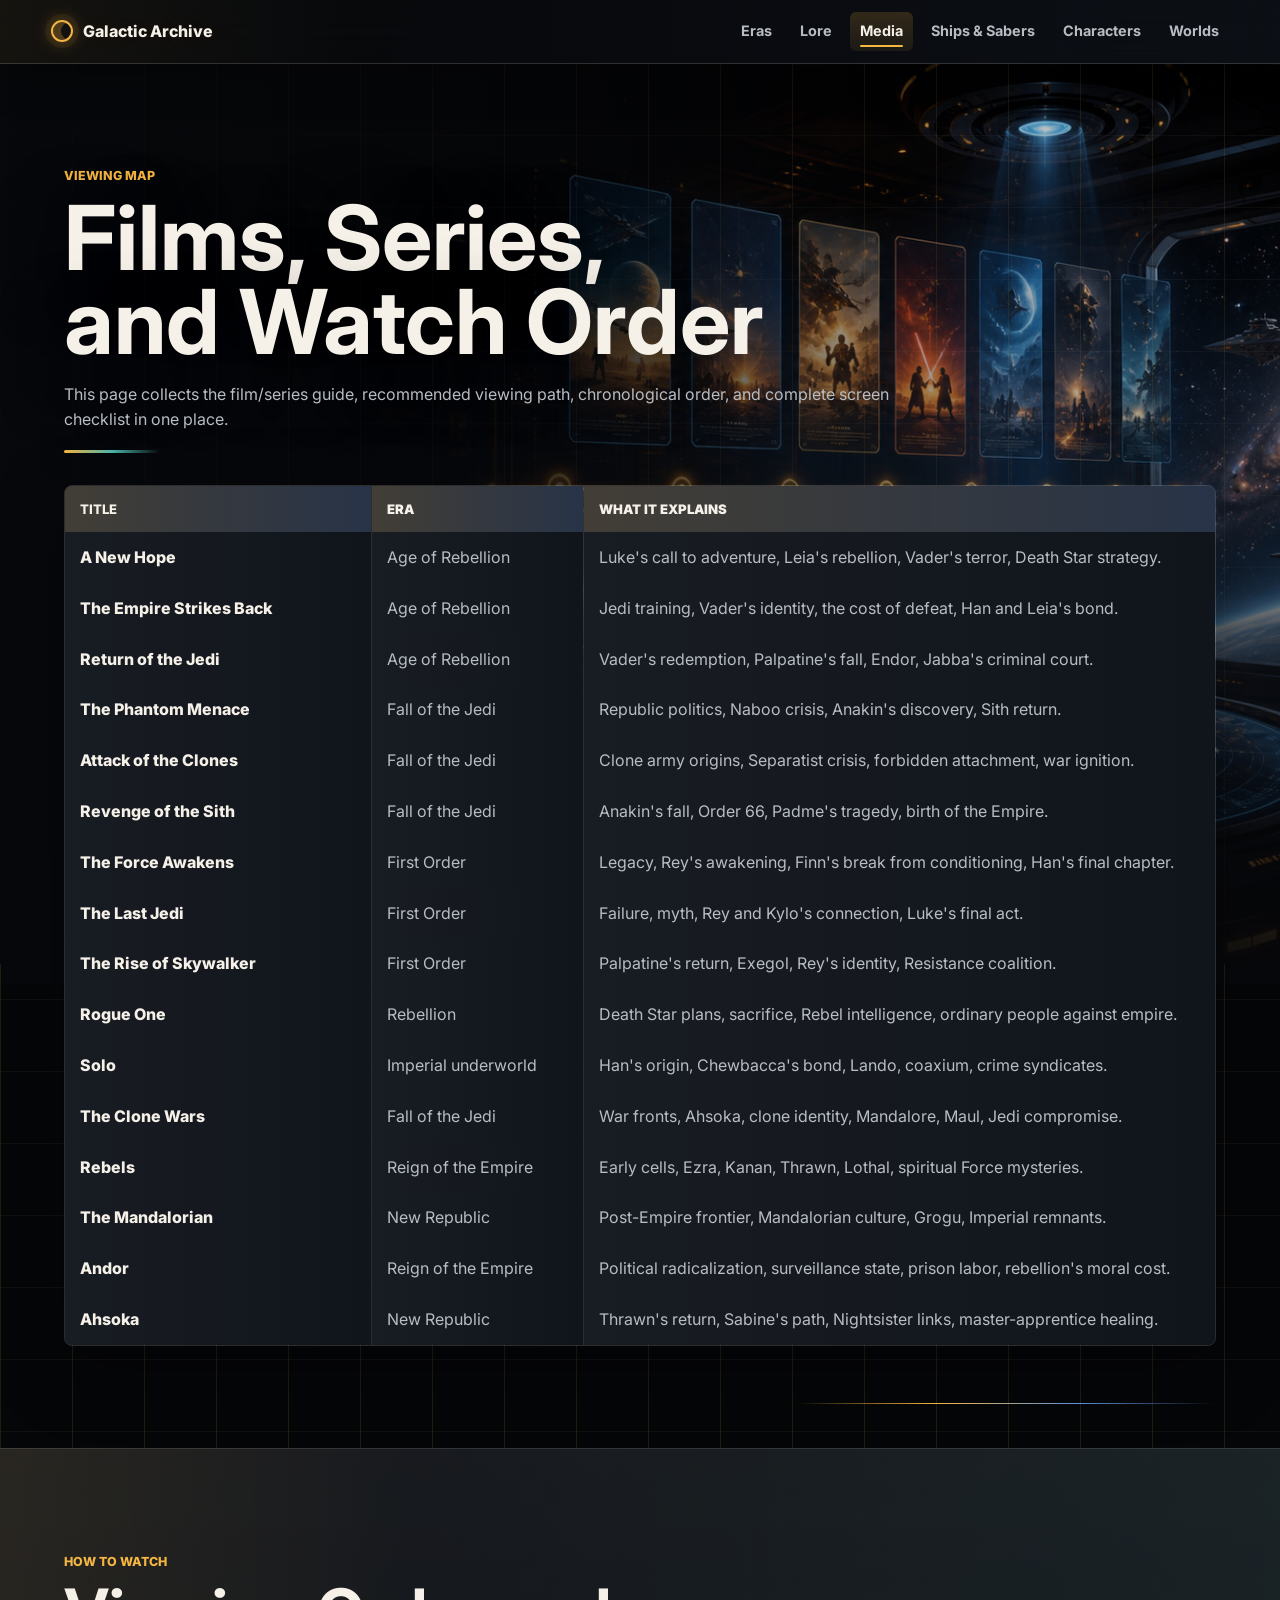
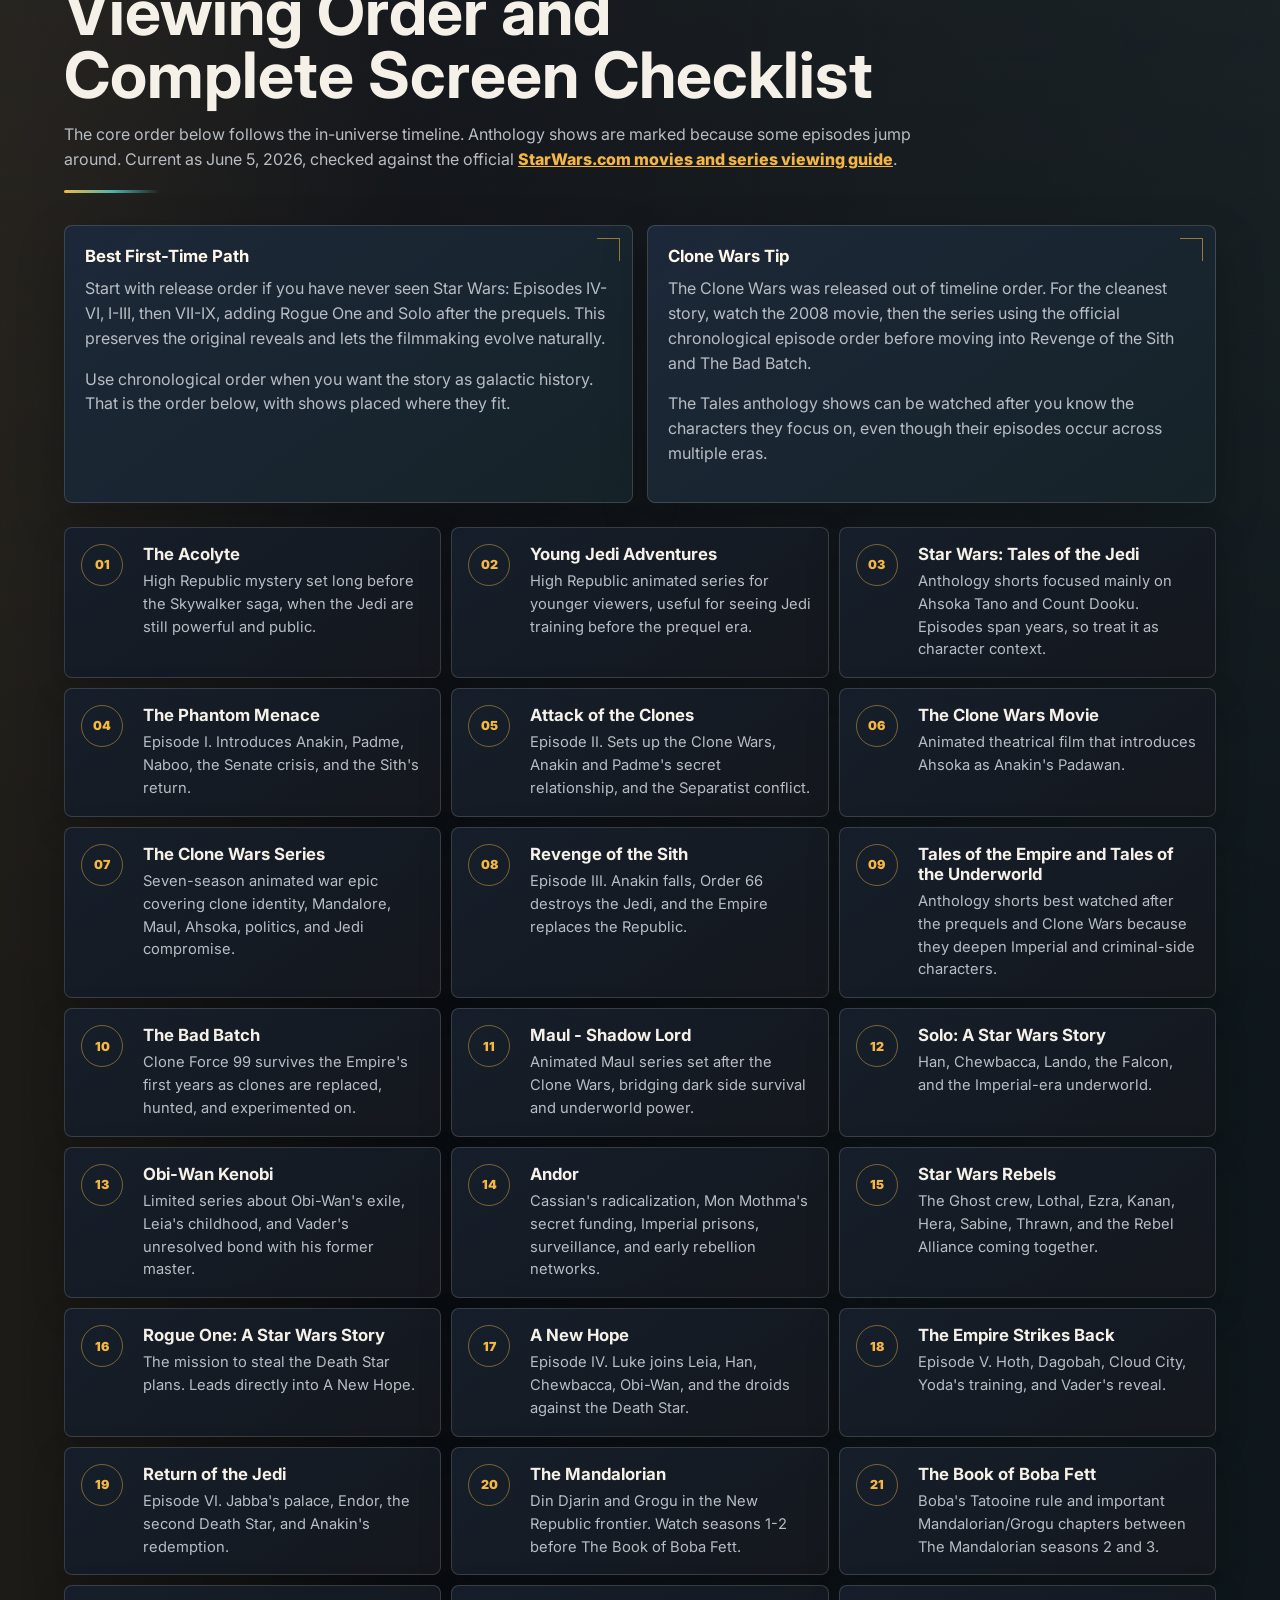
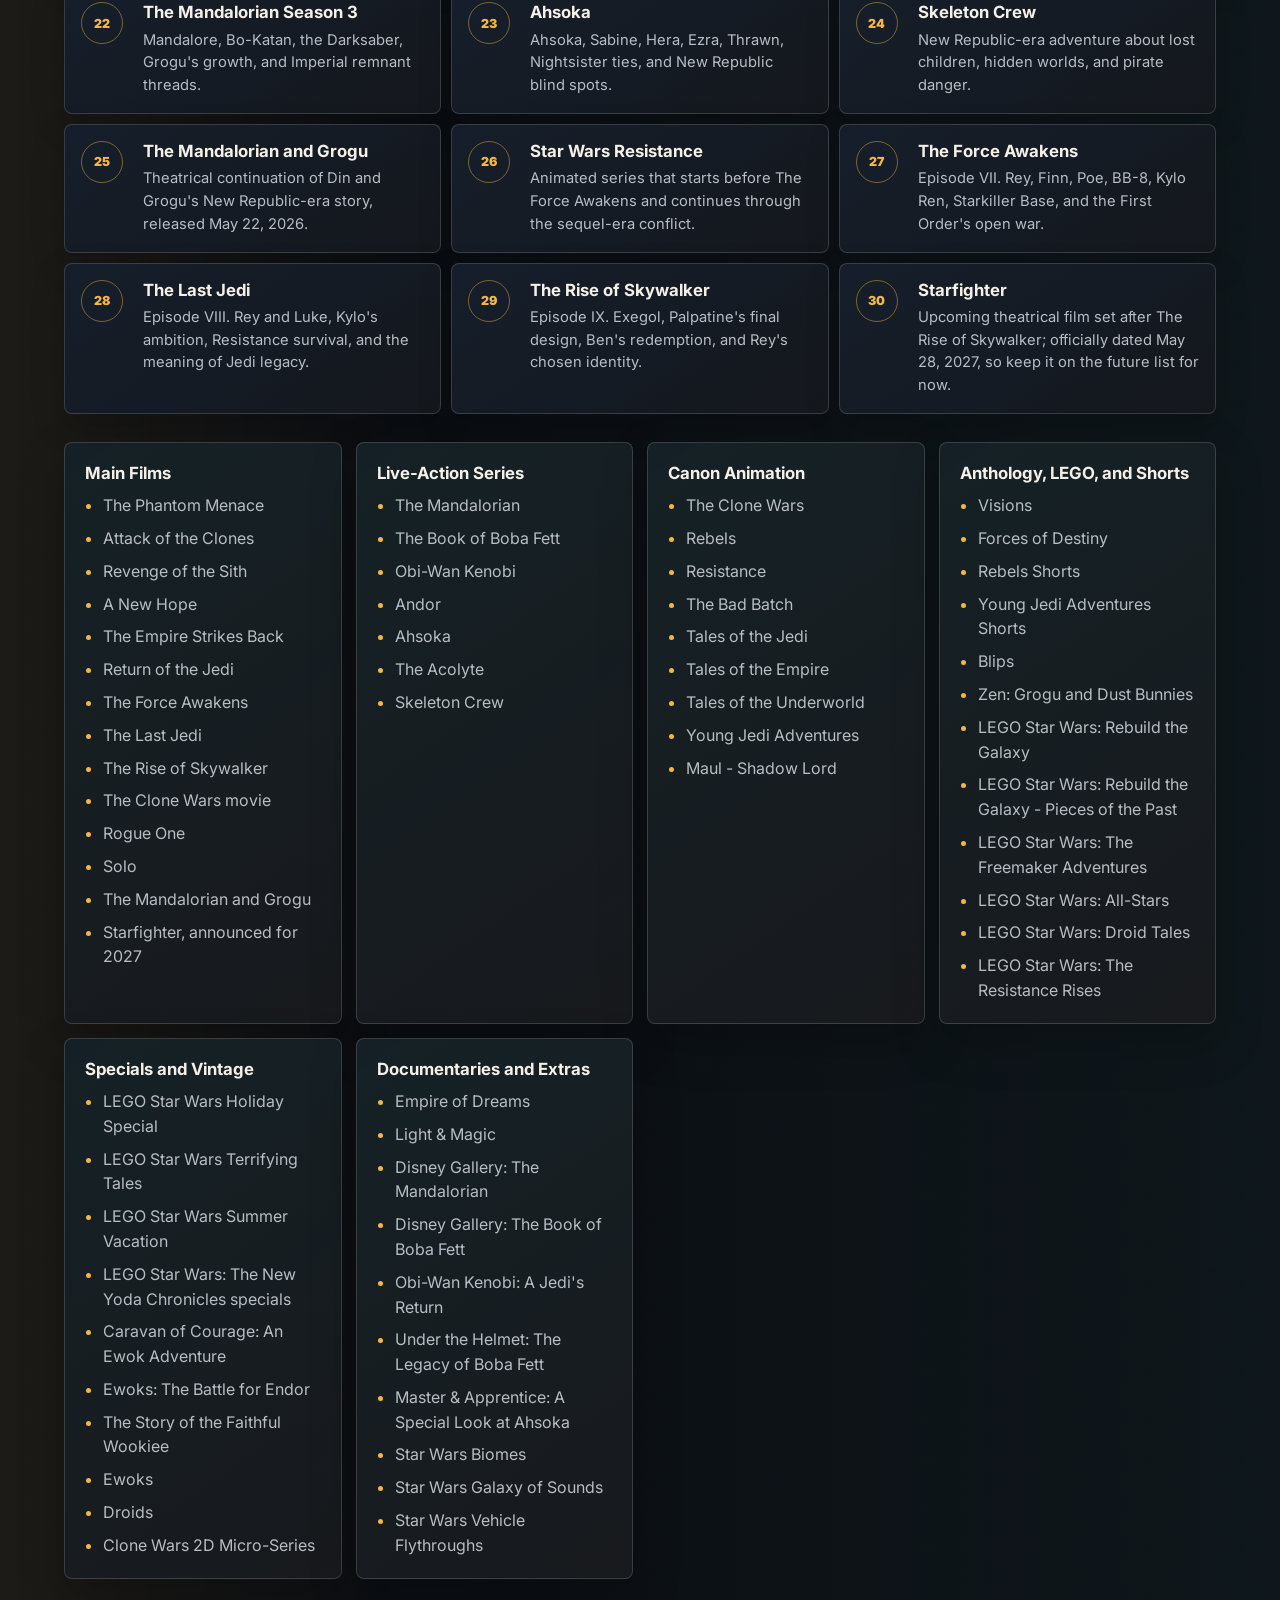
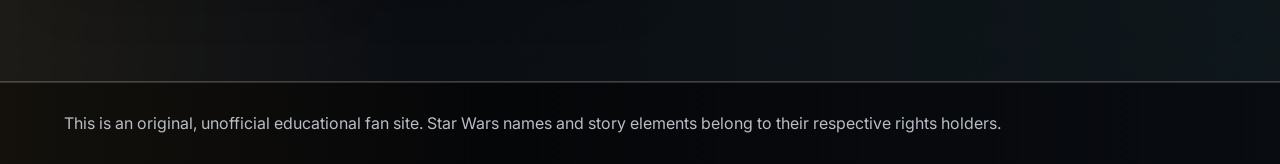
<file: media.html>
<!DOCTYPE html>
<html lang="en">
<head>
  <meta charset="UTF-8">
  <meta name="viewport" content="width=device-width, initial-scale=1.0">
  <title>Media and Watch Order | Star Wars Galactic Archive</title>
  <link rel="preconnect" href="https://fonts.googleapis.com">
  <link rel="preconnect" href="https://fonts.gstatic.com" crossorigin>
  <link href="https://fonts.googleapis.com/css2?family=Inter:wght@400;500;600;700;800&display=swap" rel="stylesheet">
  <link rel="stylesheet" href="styles.css?v=4">
</head>
<body class="page-media">
  <header class="site-header">
    <a class="brand" href="index.html" aria-label="Star Wars Galactic Archive home">
      <span class="brand-mark" aria-hidden="true"></span>
      <span>Galactic Archive</span>
    </a>
    <nav class="nav" aria-label="Main navigation">
      <a href="eras.html">Eras</a>
      <a href="lore.html">Lore</a>
      <a href="media.html" aria-current="page">Media</a>
      <a href="arsenal.html">Ships &amp; Sabers</a>
      <a href="characters.html">Characters</a>
      <a href="worlds.html">Worlds</a>
    </nav>
  </header>

  <main>
    <section class="section page-intro" aria-labelledby="media-title">
      <img class="page-scene" src="assets/page-media-hero.png" alt="" aria-hidden="true">
      <div class="section-heading">
        <p class="eyebrow">Viewing map</p>
        <h1 id="media-title">Films, Series, and Watch Order</h1>
        <p class="section-note">This page collects the film/series guide, recommended viewing path, chronological order, and complete screen checklist in one place.</p>
      </div>

      <div class="media-table" role="table" aria-label="Star Wars films and series guide">
        <div class="media-row media-head" role="row">
          <span role="columnheader">Title</span>
          <span role="columnheader">Era</span>
          <span role="columnheader">What it explains</span>
        </div>
        <div class="media-row" role="row"><span>A New Hope</span><span>Age of Rebellion</span><span>Luke's call to adventure, Leia's rebellion, Vader's terror, Death Star strategy.</span></div>
        <div class="media-row" role="row"><span>The Empire Strikes Back</span><span>Age of Rebellion</span><span>Jedi training, Vader's identity, the cost of defeat, Han and Leia's bond.</span></div>
        <div class="media-row" role="row"><span>Return of the Jedi</span><span>Age of Rebellion</span><span>Vader's redemption, Palpatine's fall, Endor, Jabba's criminal court.</span></div>
        <div class="media-row" role="row"><span>The Phantom Menace</span><span>Fall of the Jedi</span><span>Republic politics, Naboo crisis, Anakin's discovery, Sith return.</span></div>
        <div class="media-row" role="row"><span>Attack of the Clones</span><span>Fall of the Jedi</span><span>Clone army origins, Separatist crisis, forbidden attachment, war ignition.</span></div>
        <div class="media-row" role="row"><span>Revenge of the Sith</span><span>Fall of the Jedi</span><span>Anakin's fall, Order 66, Padme's tragedy, birth of the Empire.</span></div>
        <div class="media-row" role="row"><span>The Force Awakens</span><span>First Order</span><span>Legacy, Rey's awakening, Finn's break from conditioning, Han's final chapter.</span></div>
        <div class="media-row" role="row"><span>The Last Jedi</span><span>First Order</span><span>Failure, myth, Rey and Kylo's connection, Luke's final act.</span></div>
        <div class="media-row" role="row"><span>The Rise of Skywalker</span><span>First Order</span><span>Palpatine's return, Exegol, Rey's identity, Resistance coalition.</span></div>
        <div class="media-row" role="row"><span>Rogue One</span><span>Rebellion</span><span>Death Star plans, sacrifice, Rebel intelligence, ordinary people against empire.</span></div>
        <div class="media-row" role="row"><span>Solo</span><span>Imperial underworld</span><span>Han's origin, Chewbacca's bond, Lando, coaxium, crime syndicates.</span></div>
        <div class="media-row" role="row"><span>The Clone Wars</span><span>Fall of the Jedi</span><span>War fronts, Ahsoka, clone identity, Mandalore, Maul, Jedi compromise.</span></div>
        <div class="media-row" role="row"><span>Rebels</span><span>Reign of the Empire</span><span>Early cells, Ezra, Kanan, Thrawn, Lothal, spiritual Force mysteries.</span></div>
        <div class="media-row" role="row"><span>The Mandalorian</span><span>New Republic</span><span>Post-Empire frontier, Mandalorian culture, Grogu, Imperial remnants.</span></div>
        <div class="media-row" role="row"><span>Andor</span><span>Reign of the Empire</span><span>Political radicalization, surveillance state, prison labor, rebellion's moral cost.</span></div>
        <div class="media-row" role="row"><span>Ahsoka</span><span>New Republic</span><span>Thrawn's return, Sabine's path, Nightsister links, master-apprentice healing.</span></div>
      </div>
    </section>

    <section class="section band" aria-labelledby="watch-title">
      <div class="section-heading">
        <p class="eyebrow">How to watch</p>
        <h2 id="watch-title">Viewing Order and Complete Screen Checklist</h2>
        <p class="section-note">The core order below follows the in-universe timeline. Anthology shows are marked because some episodes jump around. Current as June 5, 2026, checked against the official <a href="https://www.starwars.com/news/star-wars-movies-and-series-guide">StarWars.com movies and series viewing guide</a>.</p>
      </div>

      <div class="watch-layout">
        <article class="watch-panel">
          <h3>Best First-Time Path</h3>
          <p>Start with release order if you have never seen Star Wars: Episodes IV-VI, I-III, then VII-IX, adding Rogue One and Solo after the prequels. This preserves the original reveals and lets the filmmaking evolve naturally.</p>
          <p>Use chronological order when you want the story as galactic history. That is the order below, with shows placed where they fit.</p>
        </article>
        <article class="watch-panel">
          <h3>Clone Wars Tip</h3>
          <p>The Clone Wars was released out of timeline order. For the cleanest story, watch the 2008 movie, then the series using the official chronological episode order before moving into Revenge of the Sith and The Bad Batch.</p>
          <p>The Tales anthology shows can be watched after you know the characters they focus on, even though their episodes occur across multiple eras.</p>
        </article>
      </div>

      <div class="order-list" aria-label="Chronological Star Wars story watch order">
        <div class="order-item"><span>01</span><div><h3>The Acolyte</h3><p>High Republic mystery set long before the Skywalker saga, when the Jedi are still powerful and public.</p></div></div>
        <div class="order-item"><span>02</span><div><h3>Young Jedi Adventures</h3><p>High Republic animated series for younger viewers, useful for seeing Jedi training before the prequel era.</p></div></div>
        <div class="order-item"><span>03</span><div><h3>Star Wars: Tales of the Jedi</h3><p>Anthology shorts focused mainly on Ahsoka Tano and Count Dooku. Episodes span years, so treat it as character context.</p></div></div>
        <div class="order-item"><span>04</span><div><h3>The Phantom Menace</h3><p>Episode I. Introduces Anakin, Padme, Naboo, the Senate crisis, and the Sith's return.</p></div></div>
        <div class="order-item"><span>05</span><div><h3>Attack of the Clones</h3><p>Episode II. Sets up the Clone Wars, Anakin and Padme's secret relationship, and the Separatist conflict.</p></div></div>
        <div class="order-item"><span>06</span><div><h3>The Clone Wars Movie</h3><p>Animated theatrical film that introduces Ahsoka as Anakin's Padawan.</p></div></div>
        <div class="order-item"><span>07</span><div><h3>The Clone Wars Series</h3><p>Seven-season animated war epic covering clone identity, Mandalore, Maul, Ahsoka, politics, and Jedi compromise.</p></div></div>
        <div class="order-item"><span>08</span><div><h3>Revenge of the Sith</h3><p>Episode III. Anakin falls, Order 66 destroys the Jedi, and the Empire replaces the Republic.</p></div></div>
        <div class="order-item"><span>09</span><div><h3>Tales of the Empire and Tales of the Underworld</h3><p>Anthology shorts best watched after the prequels and Clone Wars because they deepen Imperial and criminal-side characters.</p></div></div>
        <div class="order-item"><span>10</span><div><h3>The Bad Batch</h3><p>Clone Force 99 survives the Empire's first years as clones are replaced, hunted, and experimented on.</p></div></div>
        <div class="order-item"><span>11</span><div><h3>Maul - Shadow Lord</h3><p>Animated Maul series set after the Clone Wars, bridging dark side survival and underworld power.</p></div></div>
        <div class="order-item"><span>12</span><div><h3>Solo: A Star Wars Story</h3><p>Han, Chewbacca, Lando, the Falcon, and the Imperial-era underworld.</p></div></div>
        <div class="order-item"><span>13</span><div><h3>Obi-Wan Kenobi</h3><p>Limited series about Obi-Wan's exile, Leia's childhood, and Vader's unresolved bond with his former master.</p></div></div>
        <div class="order-item"><span>14</span><div><h3>Andor</h3><p>Cassian's radicalization, Mon Mothma's secret funding, Imperial prisons, surveillance, and early rebellion networks.</p></div></div>
        <div class="order-item"><span>15</span><div><h3>Star Wars Rebels</h3><p>The Ghost crew, Lothal, Ezra, Kanan, Hera, Sabine, Thrawn, and the Rebel Alliance coming together.</p></div></div>
        <div class="order-item"><span>16</span><div><h3>Rogue One: A Star Wars Story</h3><p>The mission to steal the Death Star plans. Leads directly into A New Hope.</p></div></div>
        <div class="order-item"><span>17</span><div><h3>A New Hope</h3><p>Episode IV. Luke joins Leia, Han, Chewbacca, Obi-Wan, and the droids against the Death Star.</p></div></div>
        <div class="order-item"><span>18</span><div><h3>The Empire Strikes Back</h3><p>Episode V. Hoth, Dagobah, Cloud City, Yoda's training, and Vader's reveal.</p></div></div>
        <div class="order-item"><span>19</span><div><h3>Return of the Jedi</h3><p>Episode VI. Jabba's palace, Endor, the second Death Star, and Anakin's redemption.</p></div></div>
        <div class="order-item"><span>20</span><div><h3>The Mandalorian</h3><p>Din Djarin and Grogu in the New Republic frontier. Watch seasons 1-2 before The Book of Boba Fett.</p></div></div>
        <div class="order-item"><span>21</span><div><h3>The Book of Boba Fett</h3><p>Boba's Tatooine rule and important Mandalorian/Grogu chapters between The Mandalorian seasons 2 and 3.</p></div></div>
        <div class="order-item"><span>22</span><div><h3>The Mandalorian Season 3</h3><p>Mandalore, Bo-Katan, the Darksaber, Grogu's growth, and Imperial remnant threads.</p></div></div>
        <div class="order-item"><span>23</span><div><h3>Ahsoka</h3><p>Ahsoka, Sabine, Hera, Ezra, Thrawn, Nightsister ties, and New Republic blind spots.</p></div></div>
        <div class="order-item"><span>24</span><div><h3>Skeleton Crew</h3><p>New Republic-era adventure about lost children, hidden worlds, and pirate danger.</p></div></div>
        <div class="order-item"><span>25</span><div><h3>The Mandalorian and Grogu</h3><p>Theatrical continuation of Din and Grogu's New Republic-era story, released May 22, 2026.</p></div></div>
        <div class="order-item"><span>26</span><div><h3>Star Wars Resistance</h3><p>Animated series that starts before The Force Awakens and continues through the sequel-era conflict.</p></div></div>
        <div class="order-item"><span>27</span><div><h3>The Force Awakens</h3><p>Episode VII. Rey, Finn, Poe, BB-8, Kylo Ren, Starkiller Base, and the First Order's open war.</p></div></div>
        <div class="order-item"><span>28</span><div><h3>The Last Jedi</h3><p>Episode VIII. Rey and Luke, Kylo's ambition, Resistance survival, and the meaning of Jedi legacy.</p></div></div>
        <div class="order-item"><span>29</span><div><h3>The Rise of Skywalker</h3><p>Episode IX. Exegol, Palpatine's final design, Ben's redemption, and Rey's chosen identity.</p></div></div>
        <div class="order-item"><span>30</span><div><h3>Starfighter</h3><p>Upcoming theatrical film set after The Rise of Skywalker; officially dated May 28, 2027, so keep it on the future list for now.</p></div></div>
      </div>

      <div class="checklist-grid" aria-label="Complete Star Wars screen checklist">
        <article>
          <h3>Main Films</h3>
          <ul>
            <li>The Phantom Menace</li>
            <li>Attack of the Clones</li>
            <li>Revenge of the Sith</li>
            <li>A New Hope</li>
            <li>The Empire Strikes Back</li>
            <li>Return of the Jedi</li>
            <li>The Force Awakens</li>
            <li>The Last Jedi</li>
            <li>The Rise of Skywalker</li>
            <li>The Clone Wars movie</li>
            <li>Rogue One</li>
            <li>Solo</li>
            <li>The Mandalorian and Grogu</li>
            <li>Starfighter, announced for 2027</li>
          </ul>
        </article>
        <article>
          <h3>Live-Action Series</h3>
          <ul>
            <li>The Mandalorian</li>
            <li>The Book of Boba Fett</li>
            <li>Obi-Wan Kenobi</li>
            <li>Andor</li>
            <li>Ahsoka</li>
            <li>The Acolyte</li>
            <li>Skeleton Crew</li>
          </ul>
        </article>
        <article>
          <h3>Canon Animation</h3>
          <ul>
            <li>The Clone Wars</li>
            <li>Rebels</li>
            <li>Resistance</li>
            <li>The Bad Batch</li>
            <li>Tales of the Jedi</li>
            <li>Tales of the Empire</li>
            <li>Tales of the Underworld</li>
            <li>Young Jedi Adventures</li>
            <li>Maul - Shadow Lord</li>
          </ul>
        </article>
        <article>
          <h3>Anthology, LEGO, and Shorts</h3>
          <ul>
            <li>Visions</li>
            <li>Forces of Destiny</li>
            <li>Rebels Shorts</li>
            <li>Young Jedi Adventures Shorts</li>
            <li>Blips</li>
            <li>Zen: Grogu and Dust Bunnies</li>
            <li>LEGO Star Wars: Rebuild the Galaxy</li>
            <li>LEGO Star Wars: Rebuild the Galaxy - Pieces of the Past</li>
            <li>LEGO Star Wars: The Freemaker Adventures</li>
            <li>LEGO Star Wars: All-Stars</li>
            <li>LEGO Star Wars: Droid Tales</li>
            <li>LEGO Star Wars: The Resistance Rises</li>
          </ul>
        </article>
        <article>
          <h3>Specials and Vintage</h3>
          <ul>
            <li>LEGO Star Wars Holiday Special</li>
            <li>LEGO Star Wars Terrifying Tales</li>
            <li>LEGO Star Wars Summer Vacation</li>
            <li>LEGO Star Wars: The New Yoda Chronicles specials</li>
            <li>Caravan of Courage: An Ewok Adventure</li>
            <li>Ewoks: The Battle for Endor</li>
            <li>The Story of the Faithful Wookiee</li>
            <li>Ewoks</li>
            <li>Droids</li>
            <li>Clone Wars 2D Micro-Series</li>
          </ul>
        </article>
        <article>
          <h3>Documentaries and Extras</h3>
          <ul>
            <li>Empire of Dreams</li>
            <li>Light &amp; Magic</li>
            <li>Disney Gallery: The Mandalorian</li>
            <li>Disney Gallery: The Book of Boba Fett</li>
            <li>Obi-Wan Kenobi: A Jedi's Return</li>
            <li>Under the Helmet: The Legacy of Boba Fett</li>
            <li>Master &amp; Apprentice: A Special Look at Ahsoka</li>
            <li>Star Wars Biomes</li>
            <li>Star Wars Galaxy of Sounds</li>
            <li>Star Wars Vehicle Flythroughs</li>
          </ul>
        </article>
      </div>
    </section>
  </main>

  <footer class="footer">
    <p>This is an original, unofficial educational fan site. Star Wars names and story elements belong to their respective rights holders.</p>
  </footer>

  <script src="script.js?v=6"></script>
</body>
</html>
</file>
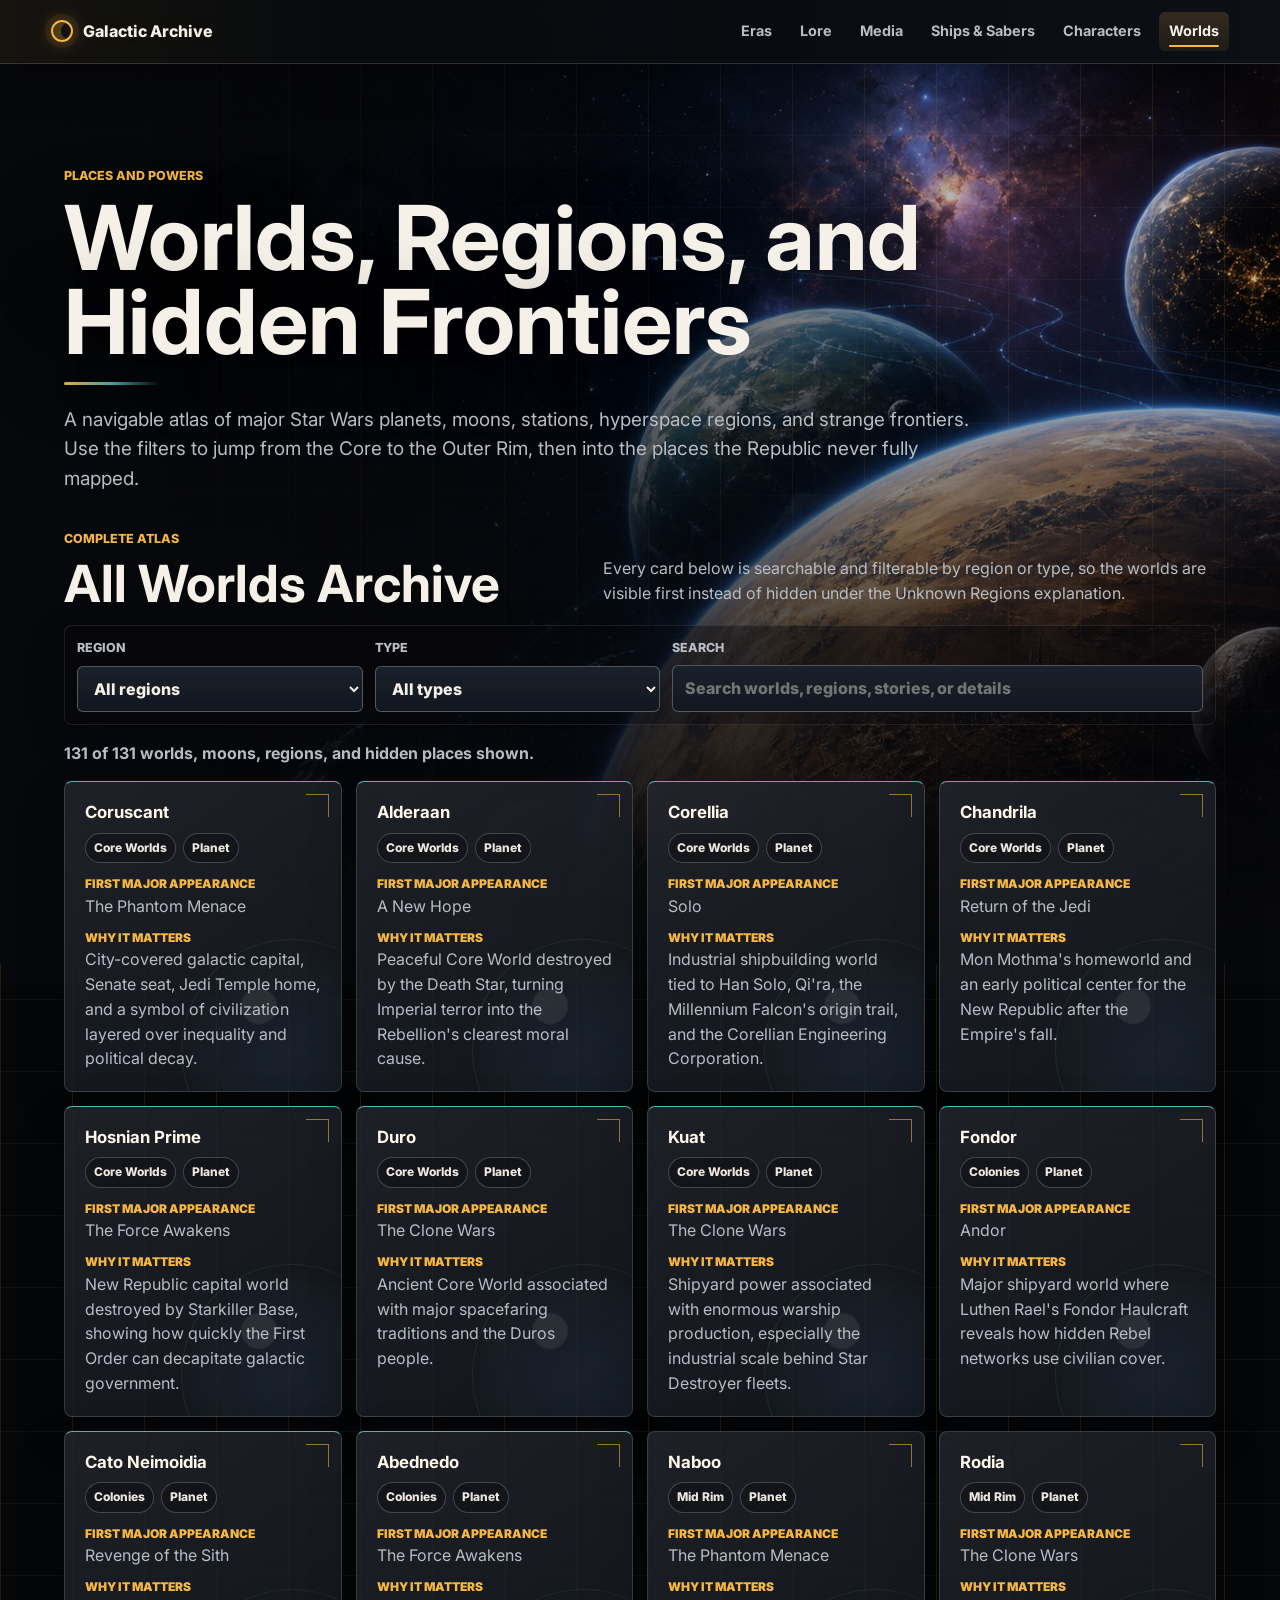
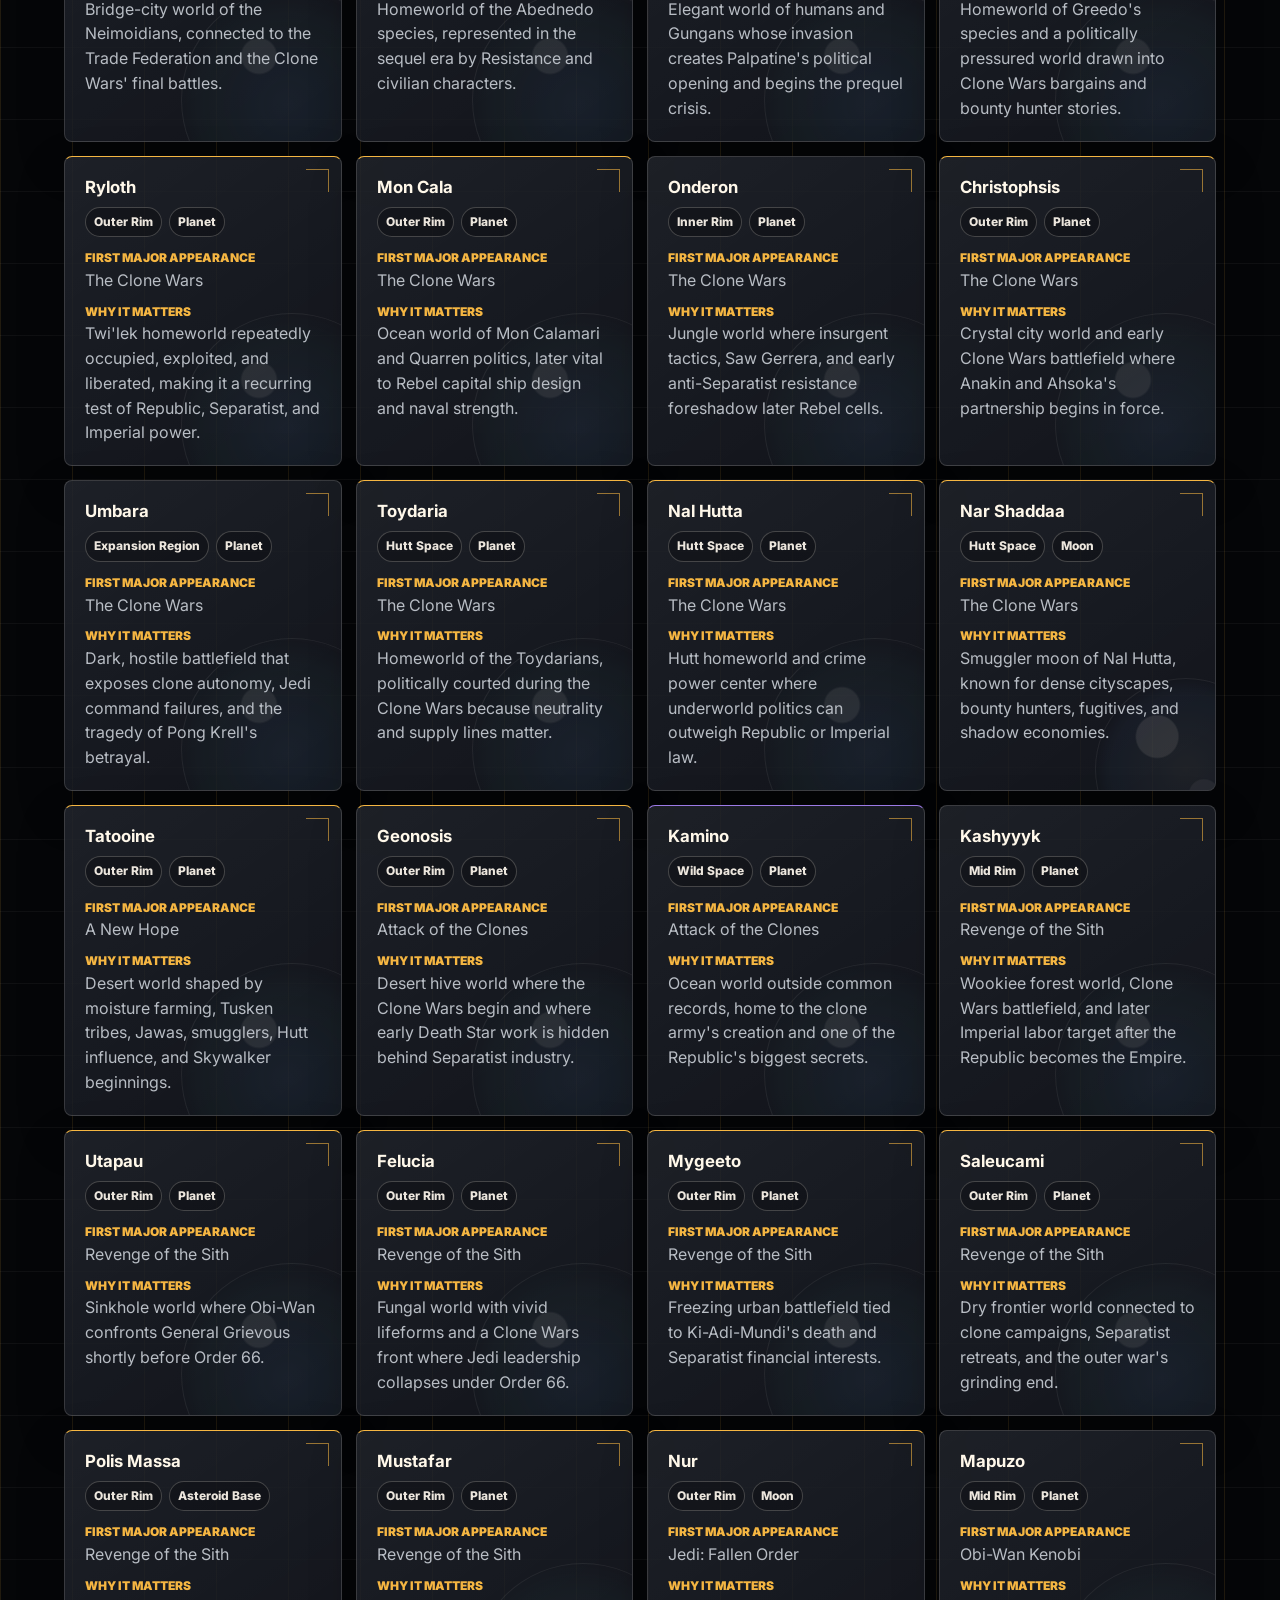
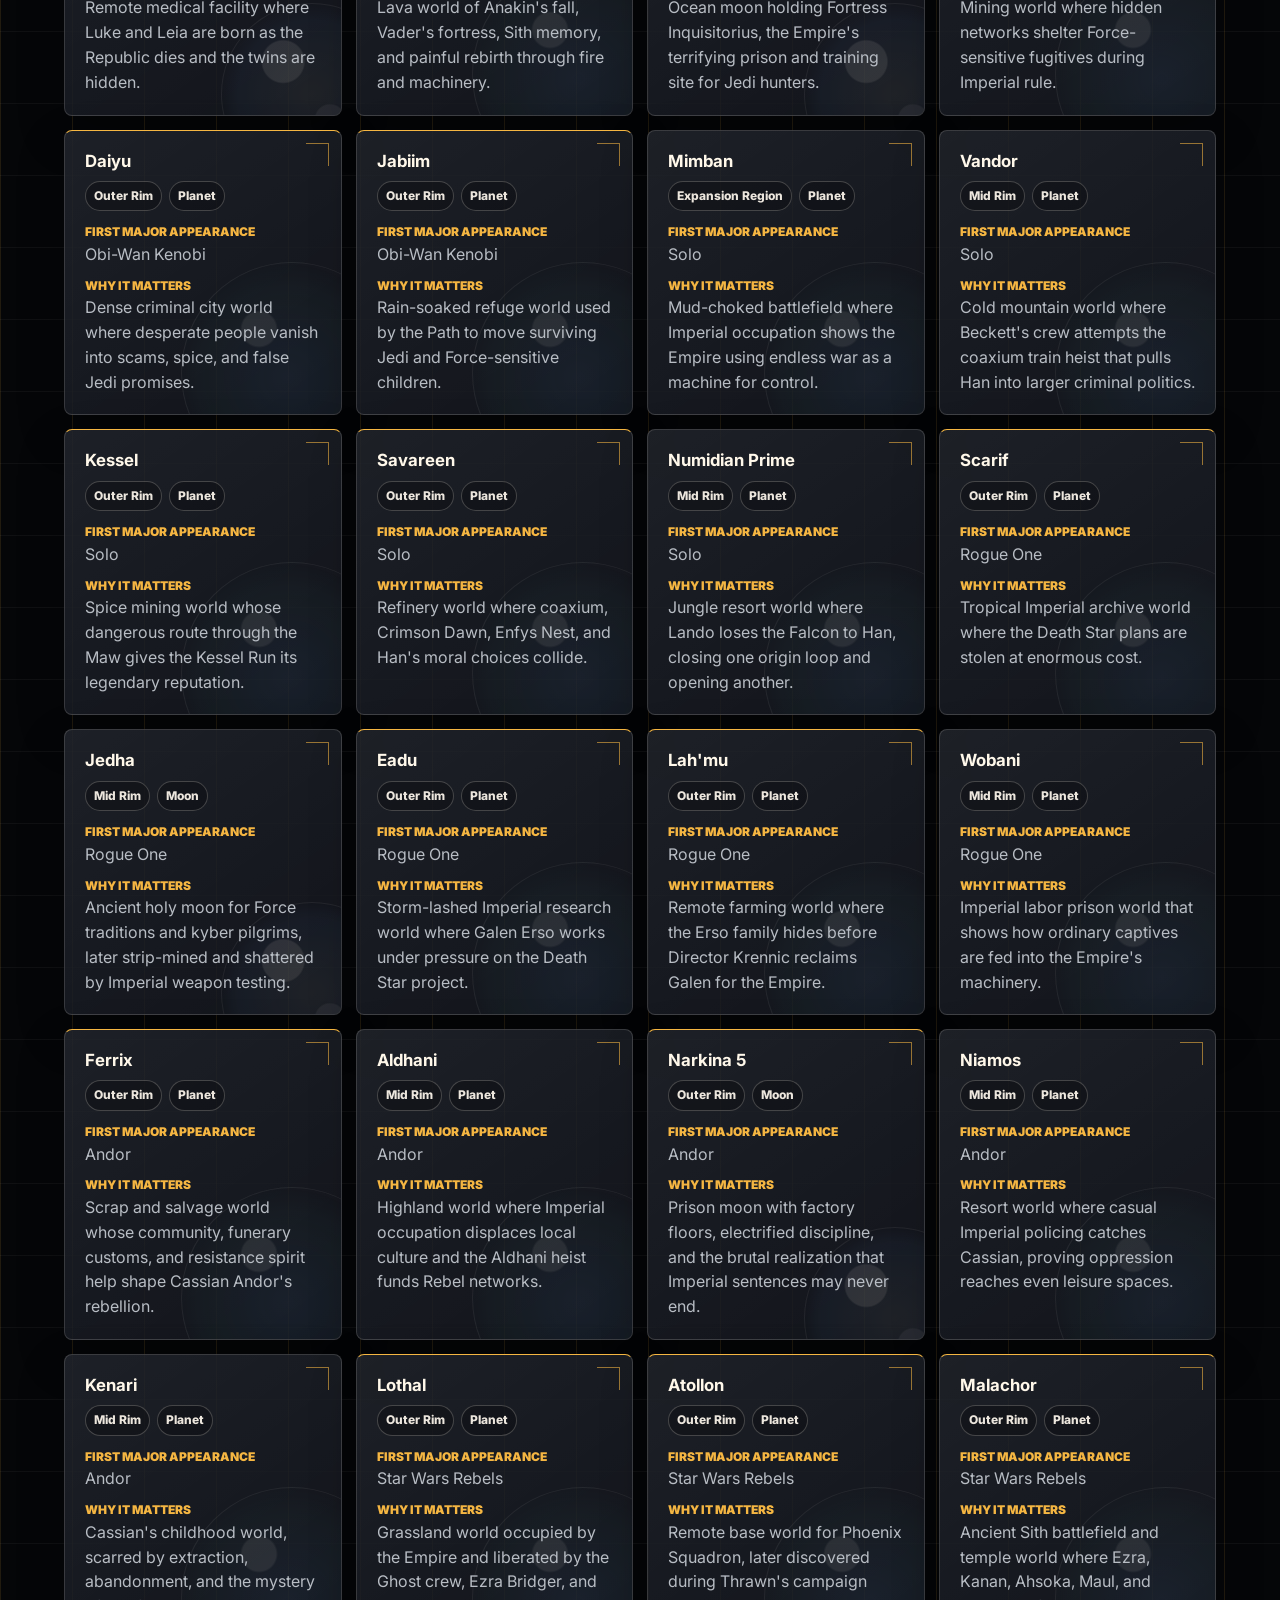
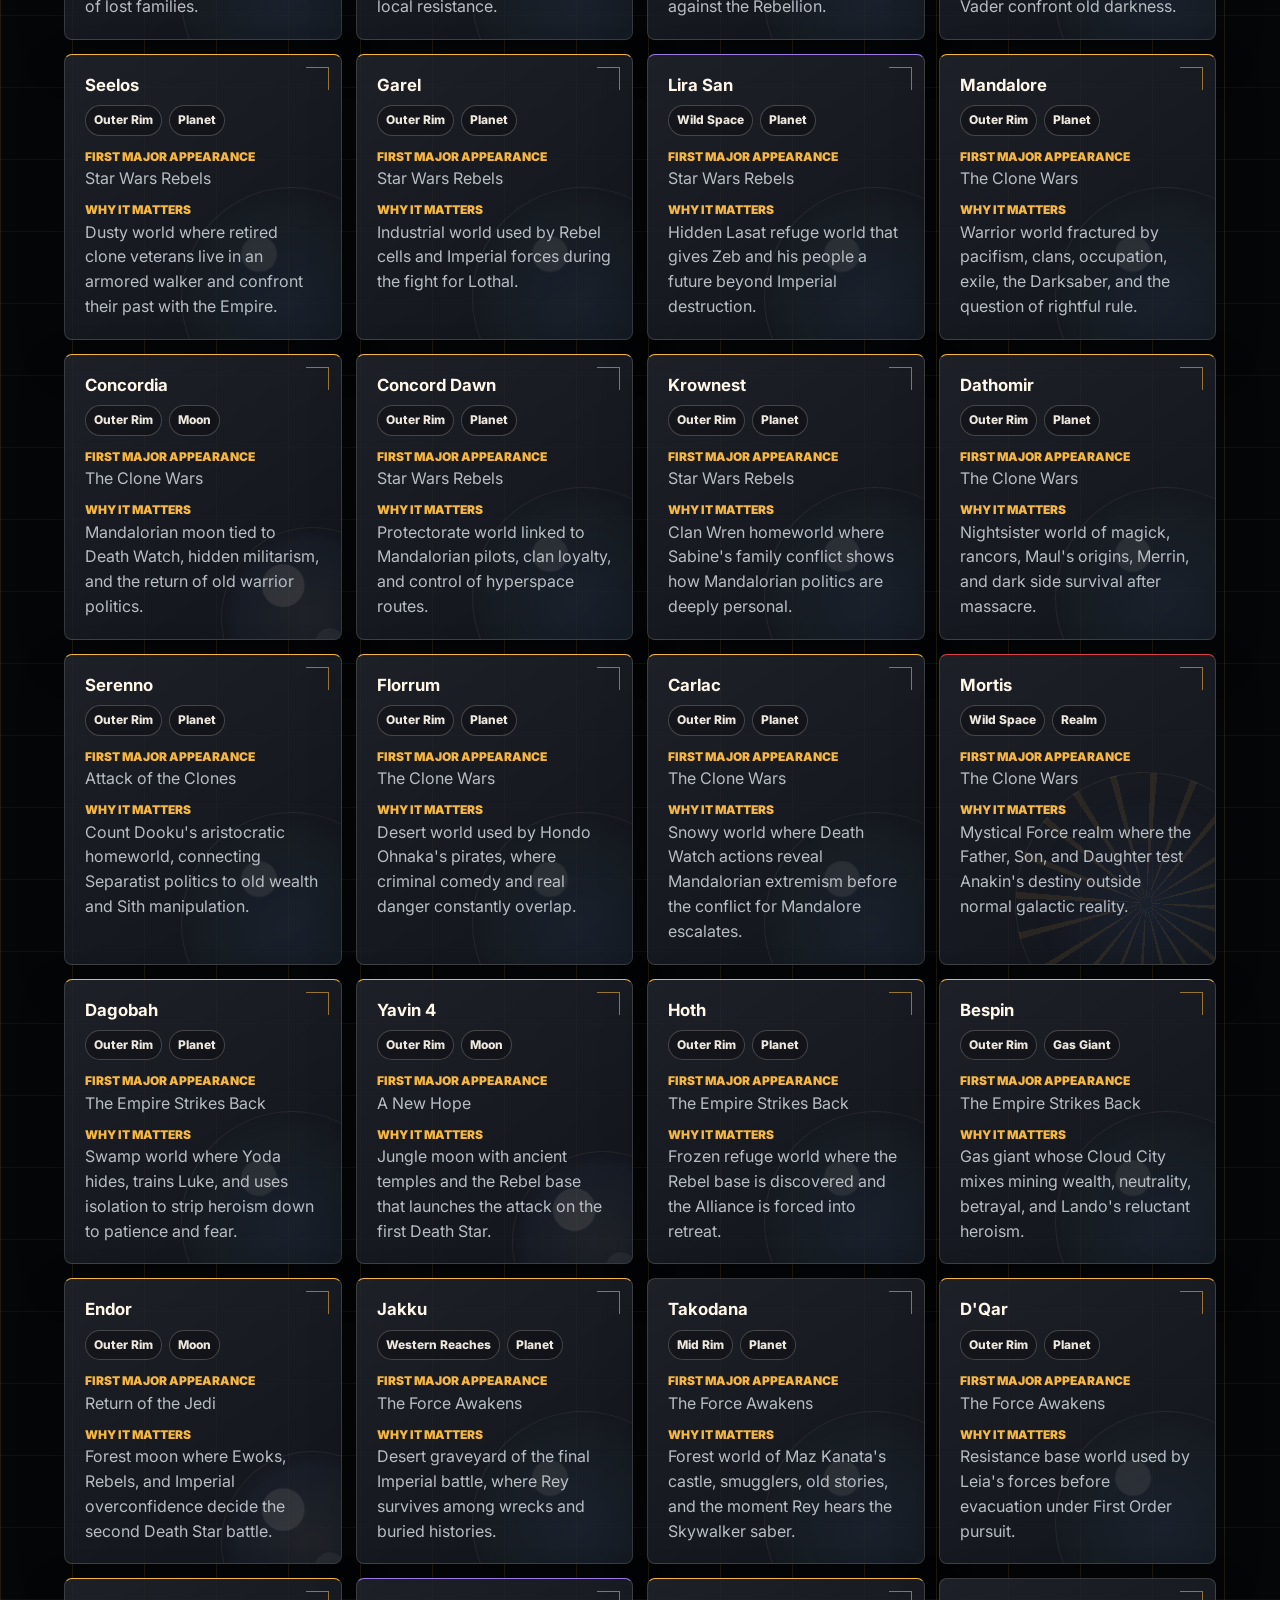
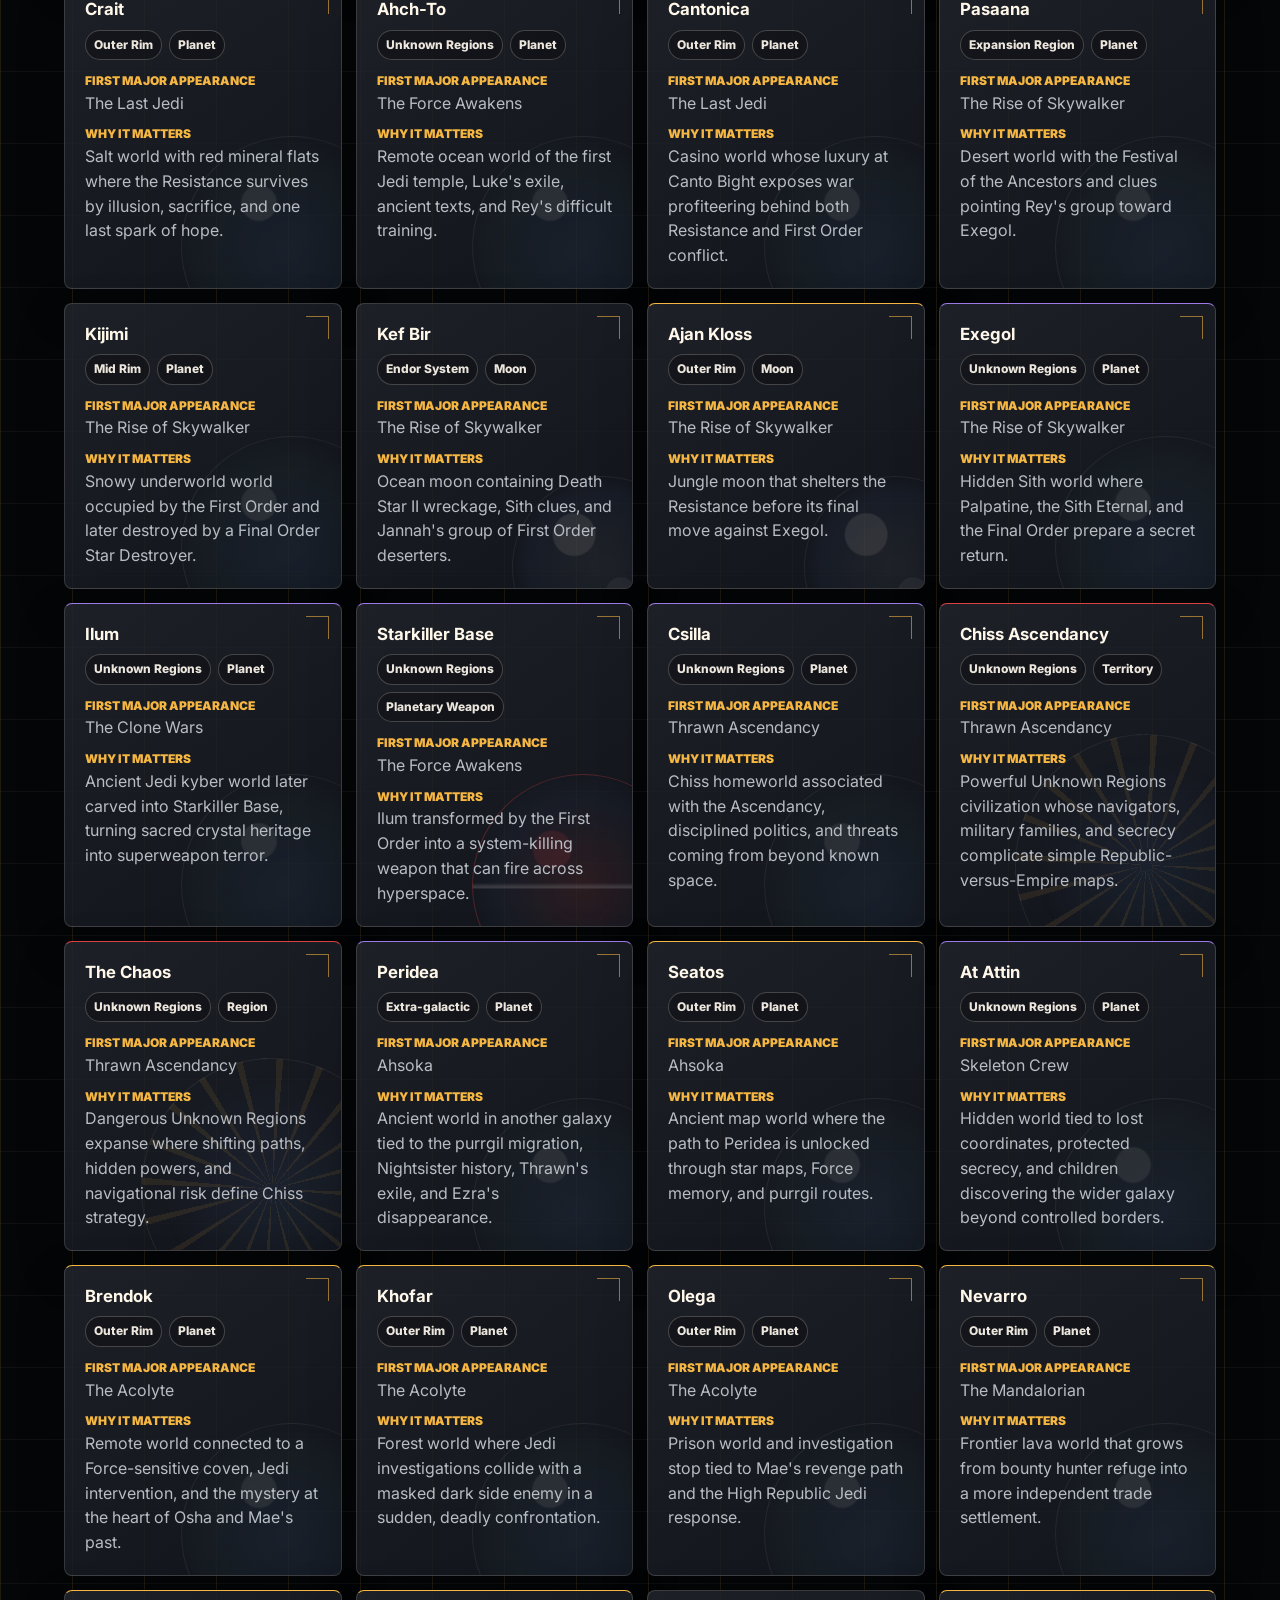
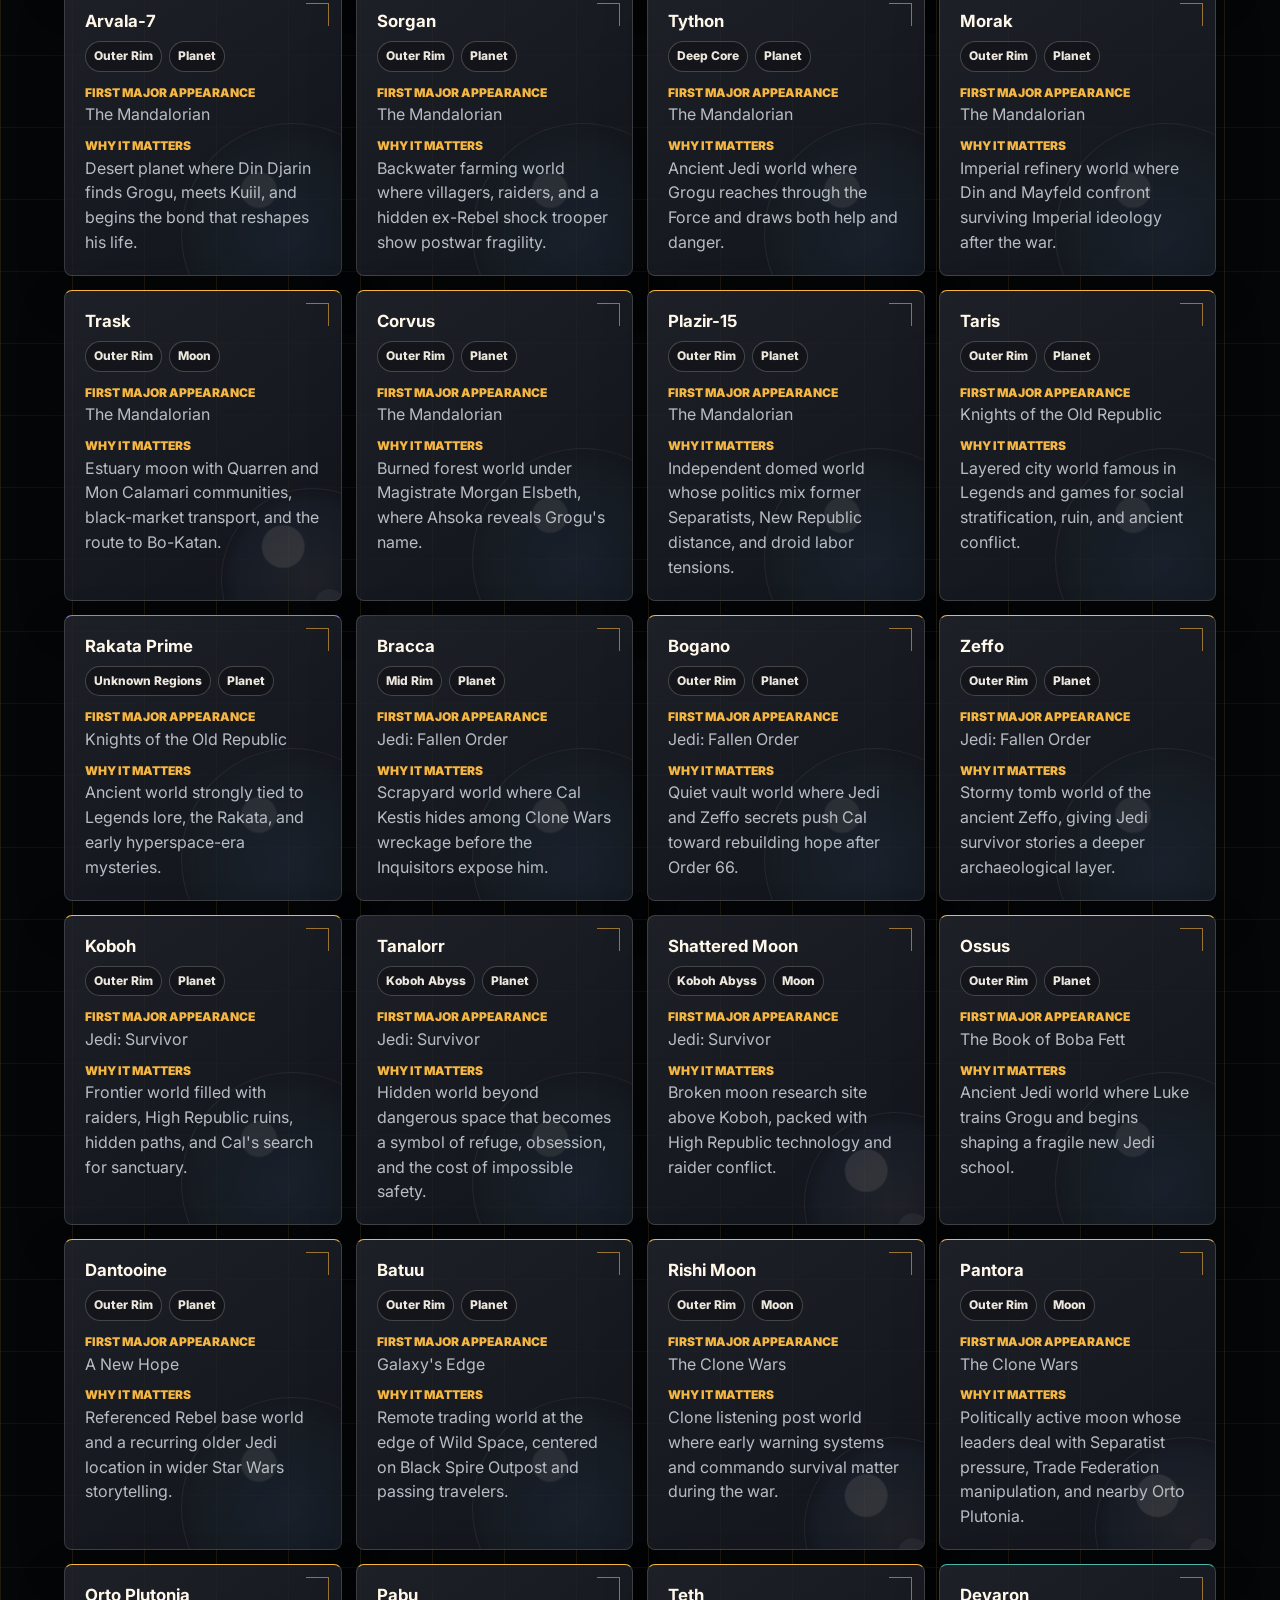
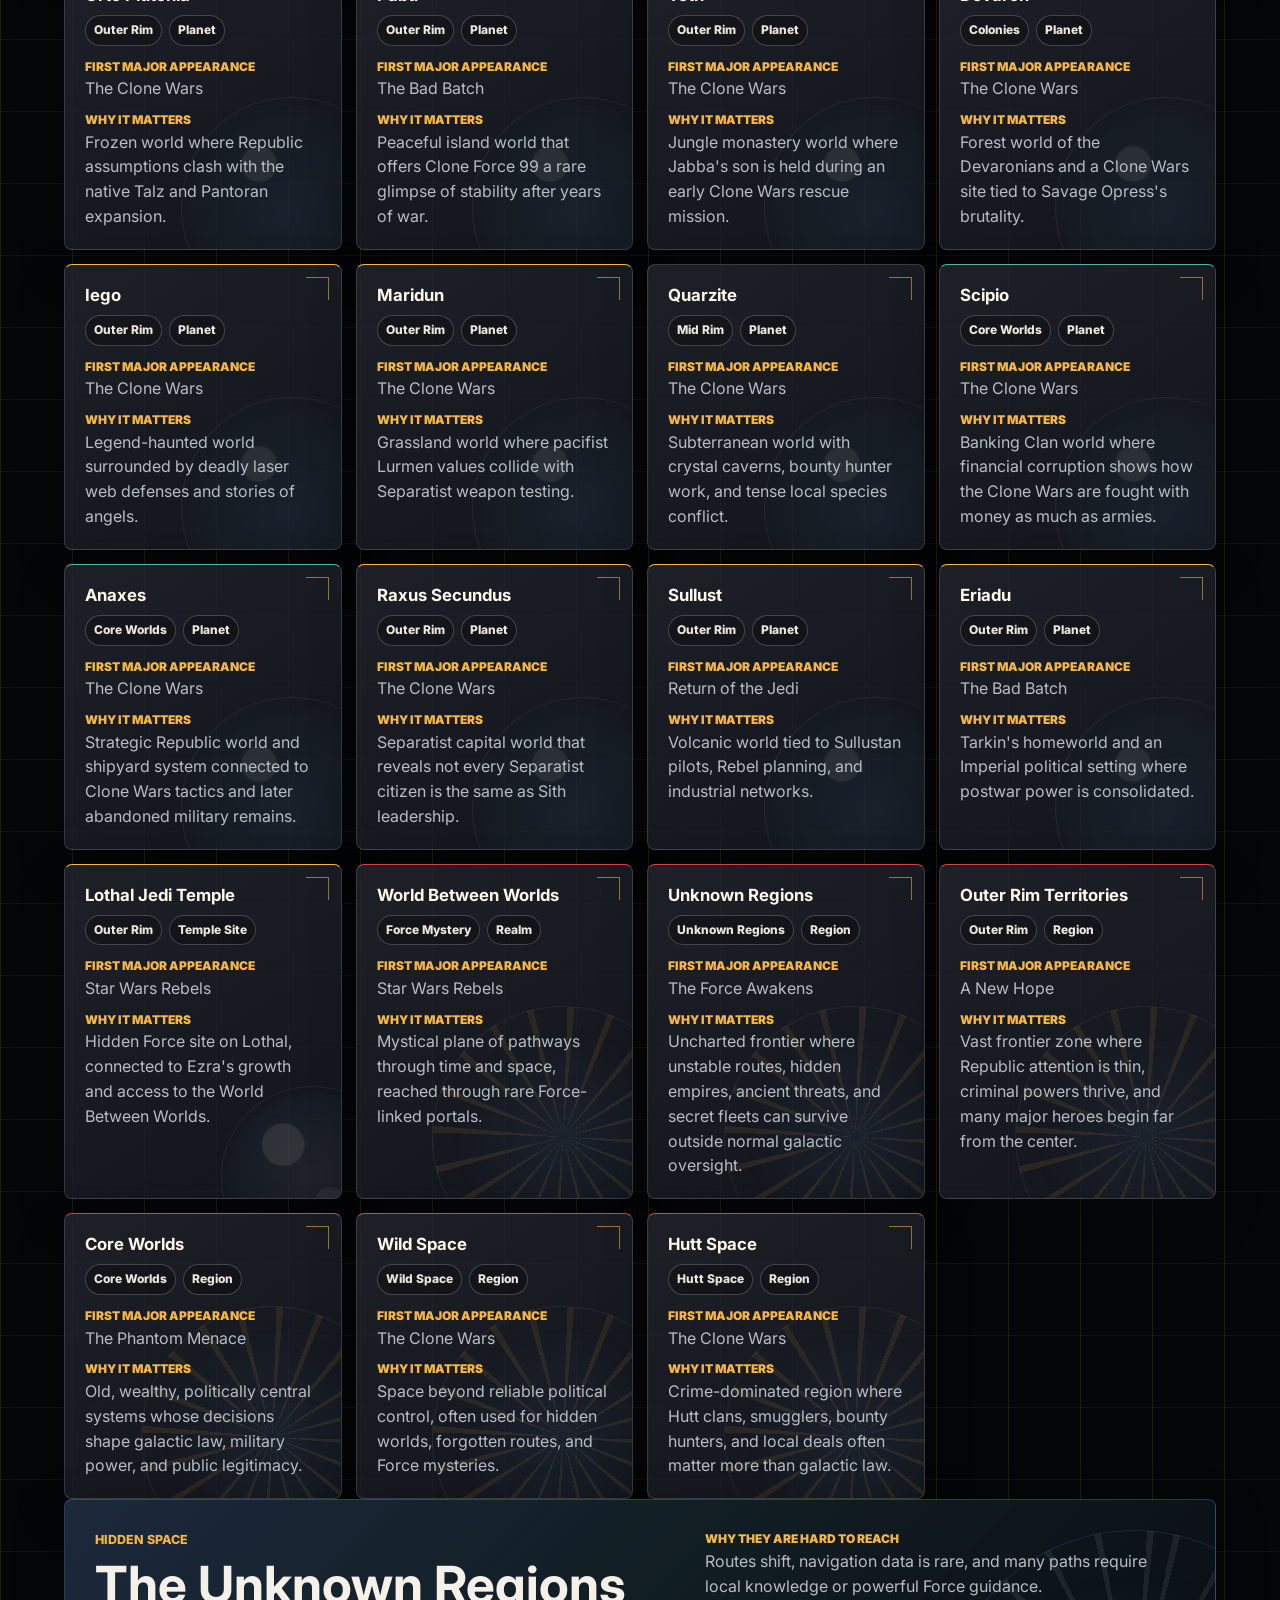
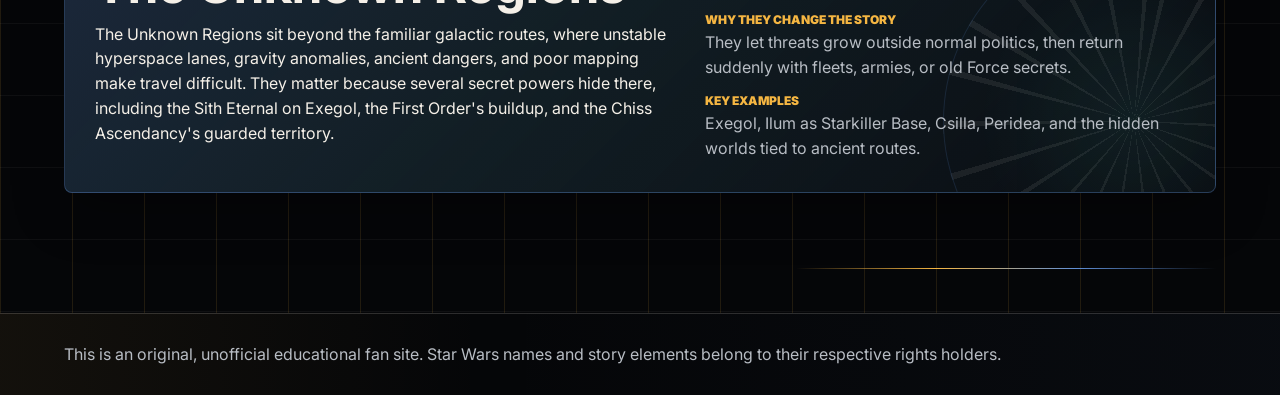
<file: worlds.html>
<!DOCTYPE html>
<html lang="en">
<head>
  <meta charset="UTF-8">
  <meta name="viewport" content="width=device-width, initial-scale=1.0">
  <title>Worlds and Powers | Star Wars Galactic Archive</title>
  <link rel="preconnect" href="https://fonts.googleapis.com">
  <link rel="preconnect" href="https://fonts.gstatic.com" crossorigin>
  <link href="https://fonts.googleapis.com/css2?family=Inter:wght@400;500;600;700;800&display=swap" rel="stylesheet">
  <link rel="stylesheet" href="styles.css?v=4">
</head>
<body class="page-worlds">
  <header class="site-header">
    <a class="brand" href="index.html" aria-label="Star Wars Galactic Archive home">
      <span class="brand-mark" aria-hidden="true"></span>
      <span>Galactic Archive</span>
    </a>
    <nav class="nav" aria-label="Main navigation">
      <a href="eras.html">Eras</a>
      <a href="lore.html">Lore</a>
      <a href="media.html">Media</a>
      <a href="arsenal.html">Ships &amp; Sabers</a>
      <a href="characters.html">Characters</a>
      <a href="worlds.html" aria-current="page">Worlds</a>
    </nav>
  </header>

  <main>
    <section class="section page-intro" aria-labelledby="worlds-title">
      <img class="page-scene" src="assets/page-worlds-hero.png" alt="" aria-hidden="true">
      <div class="section-heading">
        <p class="eyebrow">Places and powers</p>
        <h1 id="worlds-title">Worlds, Regions, and Hidden Frontiers</h1>
      </div>
      <p class="page-lede">A navigable atlas of major Star Wars planets, moons, stations, hyperspace regions, and strange frontiers. Use the filters to jump from the Core to the Outer Rim, then into the places the Republic never fully mapped.</p>

      <div class="archive-heading">
        <div>
          <p class="eyebrow">Complete atlas</p>
          <h2>All Worlds Archive</h2>
        </div>
        <p>Every card below is searchable and filterable by region or type, so the worlds are visible first instead of hidden under the Unknown Regions explanation.</p>
      </div>

      <div class="controls world-controls" aria-label="World archive filters">
        <label>
          Region
          <select id="world-region-filter">
            <option value="all">All regions</option>
          </select>
        </label>
        <label>
          Type
          <select id="world-type-filter">
            <option value="all">All types</option>
          </select>
        </label>
        <label>
          Search
          <input id="world-search" type="search" placeholder="Search worlds, regions, stories, or details">
        </label>
      </div>
      <p id="world-count" class="character-count" aria-live="polite">Loading the full world archive...</p>
      <div id="world-grid" class="world-grid" aria-live="polite">
        <article class="world-card">
          <div>
            <h3>Coruscant</h3>
            <div class="character-meta">
              <span class="pill">Core Worlds</span>
              <span class="pill">Planet</span>
            </div>
          </div>
          <p>City-covered galactic capital, Senate seat, Jedi Temple home, and a symbol of civilization layered over inequality and political decay.</p>
        </article>
        <article class="world-card">
          <div>
            <h3>Tatooine</h3>
            <div class="character-meta">
              <span class="pill">Outer Rim</span>
              <span class="pill">Planet</span>
            </div>
          </div>
          <p>Desert world shaped by moisture farming, Tusken tribes, Jawas, smugglers, Hutt influence, and Skywalker beginnings.</p>
        </article>
        <article class="world-card">
          <div>
            <h3>Exegol</h3>
            <div class="character-meta">
              <span class="pill">Unknown Regions</span>
              <span class="pill">Planet</span>
            </div>
          </div>
          <p>Hidden Sith world where Palpatine, the Sith Eternal, and the Final Order prepare a secret return.</p>
        </article>
      </div>

      <article class="unknown-region-panel">
        <div>
          <p class="eyebrow">Hidden space</p>
          <h2>The Unknown Regions</h2>
          <p>The Unknown Regions sit beyond the familiar galactic routes, where unstable hyperspace lanes, gravity anomalies, ancient dangers, and poor mapping make travel difficult. They matter because several secret powers hide there, including the Sith Eternal on Exegol, the First Order's buildup, and the Chiss Ascendancy's guarded territory.</p>
        </div>
        <dl>
          <div>
            <dt>Why they are hard to reach</dt>
            <dd>Routes shift, navigation data is rare, and many paths require local knowledge or powerful Force guidance.</dd>
          </div>
          <div>
            <dt>Why they change the story</dt>
            <dd>They let threats grow outside normal politics, then return suddenly with fleets, armies, or old Force secrets.</dd>
          </div>
          <div>
            <dt>Key examples</dt>
            <dd>Exegol, Ilum as Starkiller Base, Csilla, Peridea, and the hidden worlds tied to ancient routes.</dd>
          </div>
        </dl>
      </article>
    </section>
  </main>

  <footer class="footer">
    <p>This is an original, unofficial educational fan site. Star Wars names and story elements belong to their respective rights holders.</p>
  </footer>

  <script src="script.js?v=6"></script>
</body>
</html>
</file>
<file: styles.css>
:root {
  color-scheme: dark;
  --bg: #07080b;
  --panel: #10141b;
  --panel-2: #171d25;
  --panel-3: #1c1418;
  --text: #f5f0e8;
  --muted: #b8bdc4;
  --line: rgba(245, 240, 232, 0.16);
  --line-strong: rgba(245, 240, 232, 0.28);
  --gold: #f5b642;
  --red: #d84242;
  --teal: #4db6ac;
  --blue: #5f8fd6;
  --violet: #9c7ae6;
  --ink: rgba(7, 8, 11, 0.82);
  --shadow: 0 22px 70px rgba(0, 0, 0, 0.36);
}

* {
  box-sizing: border-box;
}

html {
  scroll-behavior: smooth;
}

body {
  margin: 0;
  background:
    radial-gradient(circle at 14px 22px, rgba(245, 240, 232, 0.34) 0 1px, transparent 1.5px),
    radial-gradient(circle at 84px 68px, rgba(95, 143, 214, 0.35) 0 1px, transparent 1.5px),
    linear-gradient(135deg, rgba(95, 143, 214, 0.08), transparent 28%),
    linear-gradient(315deg, rgba(77, 182, 172, 0.07), transparent 26%),
    var(--bg);
  background-size: 120px 120px, 170px 170px, auto, auto, auto;
  color: var(--text);
  font-family: Inter, system-ui, -apple-system, BlinkMacSystemFont, "Segoe UI", sans-serif;
  line-height: 1.55;
}

a {
  color: inherit;
}

.site-header {
  position: sticky;
  top: 0;
  z-index: 10;
  display: flex;
  align-items: center;
  justify-content: space-between;
  gap: 24px;
  min-height: 64px;
  padding: 12px clamp(16px, 4vw, 56px);
  border-bottom: 1px solid var(--line);
  background:
    linear-gradient(90deg, rgba(245, 182, 66, 0.06), transparent 28%, rgba(95, 143, 214, 0.05)),
    rgba(7, 8, 11, 0.88);
  backdrop-filter: blur(16px);
  box-shadow: 0 16px 40px rgba(0, 0, 0, 0.24);
}

.brand {
  display: inline-flex;
  align-items: center;
  gap: 10px;
  font-weight: 800;
  text-decoration: none;
  white-space: nowrap;
  text-shadow: 0 0 20px rgba(245, 182, 66, 0.14);
}

.brand-mark {
  width: 22px;
  height: 22px;
  border: 2px solid var(--gold);
  border-radius: 50%;
  box-shadow:
    inset 8px 0 0 rgba(245, 182, 66, 0.25),
    0 0 18px rgba(245, 182, 66, 0.35),
    0 0 0 6px rgba(245, 182, 66, 0.06);
}

.nav {
  display: flex;
  flex-wrap: wrap;
  align-items: center;
  justify-content: flex-end;
  gap: 8px;
}

.nav a {
  position: relative;
  padding: 8px 10px;
  border-radius: 6px;
  color: var(--muted);
  font-size: 0.9rem;
  font-weight: 700;
  text-decoration: none;
}

.nav a:hover,
.nav a:focus-visible,
.nav a[aria-current="page"] {
  background:
    linear-gradient(180deg, rgba(245, 182, 66, 0.17), rgba(245, 182, 66, 0.08));
  color: var(--text);
  outline: none;
}

.nav a[aria-current="page"]::after {
  position: absolute;
  right: 10px;
  bottom: 4px;
  left: 10px;
  height: 2px;
  border-radius: 999px;
  background: var(--gold);
  content: "";
}

.hero {
  position: relative;
  display: grid;
  align-items: end;
  min-height: calc(88vh - 64px);
  padding: clamp(96px, 13vw, 160px) clamp(18px, 5vw, 72px) clamp(32px, 5vw, 56px);
  overflow: hidden;
  isolation: isolate;
  background: #050608;
}

.hero-scene {
  position: absolute;
  inset: 0;
  z-index: 0;
  width: 100%;
  height: 100%;
  object-fit: cover;
  object-position: center;
  filter: saturate(1.2) contrast(1.08) brightness(0.98);
  transform: scale(1.01);
}

.hero::before,
.page-intro::before {
  position: absolute;
  inset: 0;
  pointer-events: none;
  background:
    linear-gradient(90deg, rgba(245, 182, 66, 0.12) 0 1px, transparent 1px),
    linear-gradient(0deg, rgba(245, 240, 232, 0.045) 0 1px, transparent 1px);
  background-size: 72px 72px;
  mask-image: linear-gradient(90deg, black, transparent 62%);
  opacity: 0.34;
  content: "";
}

.hero::before {
  z-index: 1;
  background:
    linear-gradient(90deg, rgba(5, 6, 8, 0.76) 0%, rgba(5, 6, 8, 0.58) 28%, rgba(5, 6, 8, 0.18) 58%, rgba(5, 6, 8, 0.04) 100%),
    linear-gradient(180deg, rgba(5, 6, 8, 0.12) 0%, rgba(5, 6, 8, 0.05) 42%, rgba(5, 6, 8, 0.82) 100%),
    linear-gradient(90deg, rgba(245, 182, 66, 0.12) 0 1px, transparent 1px),
    linear-gradient(0deg, rgba(245, 240, 232, 0.045) 0 1px, transparent 1px);
  background-size: auto, auto, 72px 72px, 72px 72px;
  mask-image: none;
  opacity: 1;
}

.hero::after,
.page-intro::after {
  position: absolute;
  z-index: 2;
  right: clamp(18px, 5vw, 72px);
  bottom: clamp(18px, 4vw, 44px);
  width: min(420px, 42vw);
  height: 1px;
  background: linear-gradient(90deg, transparent, var(--gold), var(--blue), transparent);
  content: "";
}

.hero-copy {
  position: relative;
  z-index: 3;
  width: min(780px, 100%);
}

.eyebrow {
  margin: 0 0 10px;
  color: var(--gold);
  font-size: 0.78rem;
  font-weight: 800;
  letter-spacing: 0;
  text-transform: uppercase;
}

h1,
h2,
h3,
p {
  margin-top: 0;
}

h1 {
  max-width: 920px;
  margin-bottom: 18px;
  font-size: clamp(3.2rem, 10vw, 8.6rem);
  line-height: 0.86;
  letter-spacing: 0;
  text-wrap: balance;
  text-shadow: 0 18px 70px rgba(0, 0, 0, 0.62);
}

h2 {
  margin-bottom: 16px;
  font-size: clamp(2rem, 5vw, 4.4rem);
  line-height: 0.98;
  letter-spacing: 0;
  text-wrap: balance;
}

h3 {
  margin-bottom: 10px;
  font-size: 1.05rem;
  line-height: 1.2;
}

.hero-text {
  max-width: 720px;
  color: #e7e0d6;
  font-size: clamp(1.05rem, 2vw, 1.28rem);
}

.hero-actions {
  display: flex;
  flex-wrap: wrap;
  gap: 12px;
  margin-top: 28px;
}

.button {
  position: relative;
  display: inline-flex;
  align-items: center;
  justify-content: center;
  min-height: 44px;
  padding: 11px 16px;
  border: 1px solid var(--line);
  border-radius: 6px;
  font-weight: 800;
  text-decoration: none;
  box-shadow: 0 12px 34px rgba(0, 0, 0, 0.24);
  transition: transform 160ms ease, border-color 160ms ease, background 160ms ease;
}

.button.primary {
  border-color: transparent;
  background: linear-gradient(135deg, #ffd064, var(--gold) 52%, #d88b2d);
  color: #16100a;
}

.button.secondary {
  background:
    linear-gradient(135deg, rgba(95, 143, 214, 0.18), rgba(245, 240, 232, 0.07));
}

.button:hover,
.button:focus-visible {
  transform: translateY(-1px);
  outline: 2px solid rgba(245, 182, 66, 0.42);
  outline-offset: 2px;
}

.hero-stats {
  position: relative;
  z-index: 3;
  display: grid;
  grid-template-columns: repeat(4, minmax(0, 1fr));
  gap: 1px;
  width: min(860px, 100%);
  margin-top: clamp(42px, 8vw, 88px);
  border: 1px solid var(--line);
  background: var(--line);
  box-shadow: var(--shadow);
}

.hero-stats div {
  min-width: 0;
  padding: 18px;
  background:
    linear-gradient(180deg, rgba(245, 240, 232, 0.06), rgba(245, 240, 232, 0.015)),
    rgba(7, 8, 11, 0.68);
}

.hero-stats strong,
.hero-stats span {
  display: block;
}

.hero-stats strong {
  color: var(--gold);
  font-size: 2rem;
  line-height: 1;
}

.hero-stats span {
  color: var(--muted);
  font-size: 0.84rem;
  font-weight: 700;
}

.section {
  position: relative;
  padding: clamp(56px, 8vw, 112px) clamp(18px, 5vw, 72px);
}

.page-intro {
  position: relative;
  min-height: calc(100vh - 64px);
  overflow: hidden;
  background-color: #050608;
  background-image:
    linear-gradient(180deg, rgba(7, 8, 11, 0.08), rgba(7, 8, 11, 0.2) 34%, rgba(7, 8, 11, 0.95) 100%),
    linear-gradient(90deg, rgba(7, 8, 11, 0.94) 0%, rgba(7, 8, 11, 0.7) 36%, rgba(7, 8, 11, 0.18) 72%, rgba(7, 8, 11, 0.06) 100%),
    var(--page-hero-image, url("assets/galactic-archive-hero.png"));
  background-position:
    center top,
    center top,
    var(--page-hero-position, center top);
  background-repeat: no-repeat;
  background-size:
    100% 920px,
    100% 920px,
    max(100%, 1180px) auto;
}

.page-scene {
  position: absolute;
  inset: 0 0 auto;
  z-index: 0;
  width: 100%;
  height: min(920px, 100vh);
  object-fit: cover;
  object-position: center top;
  filter: saturate(1.16) contrast(1.06) brightness(0.96);
}

.page-intro::before {
  z-index: 1;
  background:
    linear-gradient(180deg, rgba(7, 8, 11, 0.06), rgba(7, 8, 11, 0.2) 36%, rgba(7, 8, 11, 0.95) 100%),
    linear-gradient(90deg, rgba(7, 8, 11, 0.94) 0%, rgba(7, 8, 11, 0.7) 36%, rgba(7, 8, 11, 0.18) 72%, rgba(7, 8, 11, 0.06) 100%),
    linear-gradient(90deg, rgba(245, 182, 66, 0.12) 0 1px, transparent 1px),
    linear-gradient(0deg, rgba(245, 240, 232, 0.045) 0 1px, transparent 1px);
  background-size: 100% min(920px, 100vh), 100% min(920px, 100vh), 72px 72px, 72px 72px;
  background-repeat: no-repeat, no-repeat, repeat, repeat;
  mask-image: none;
  opacity: 1;
}

.page-eras {
  --page-hero-image: url("assets/page-eras-hero.png");
  --page-hero-position: center top;
}

.page-lore {
  --page-hero-image: url("assets/page-lore-hero.png");
  --page-hero-position: center top;
}

.page-media {
  --page-hero-image: url("assets/page-media-hero.png");
  --page-hero-position: center top;
}

.page-arsenal {
  --page-hero-image: url("assets/page-arsenal-hero.png");
  --page-hero-position: center top;
}

.page-characters {
  --page-hero-image: url("assets/page-characters-hero.png");
  --page-hero-position: center top;
}

.page-worlds {
  --page-hero-image: url("assets/page-worlds-hero.png");
  --page-hero-position: center top;
}

.page-intro h1 {
  max-width: 1080px;
  font-size: clamp(2.8rem, 7vw, 5.6rem);
  line-height: 0.94;
}

.page-intro > *:not(.page-scene) {
  position: relative;
  z-index: 2;
}

.band {
  background:
    linear-gradient(90deg, rgba(245, 182, 66, 0.08), transparent 32%, rgba(77, 182, 172, 0.055)),
    linear-gradient(180deg, rgba(245, 240, 232, 0.055), transparent 34%),
    #0b0e13;
  border-block: 1px solid var(--line);
}

.section-heading {
  max-width: 920px;
  margin-bottom: 32px;
}

.section-heading::after {
  display: block;
  width: 96px;
  height: 3px;
  margin-top: 18px;
  border-radius: 999px;
  background: linear-gradient(90deg, var(--gold), var(--teal), transparent);
  content: "";
}

.section-note {
  max-width: 860px;
  color: var(--muted);
}

.section-note a {
  color: var(--gold);
  font-weight: 800;
}

.page-lede {
  max-width: 920px;
  margin-top: -12px;
  margin-bottom: 26px;
  color: var(--muted);
  font-size: clamp(1rem, 2vw, 1.18rem);
}

.unknown-region-panel {
  position: relative;
  overflow: hidden;
  display: grid;
  grid-template-columns: minmax(0, 1.1fr) minmax(280px, 0.9fr);
  gap: 24px;
  margin-bottom: 18px;
  padding: clamp(20px, 3vw, 30px);
  border: 1px solid rgba(95, 143, 214, 0.34);
  border-radius: 8px;
  background:
    linear-gradient(135deg, rgba(95, 143, 214, 0.18), rgba(77, 182, 172, 0.08) 42%, rgba(7, 8, 11, 0.62)),
    #0d121a;
  box-shadow: 0 18px 52px rgba(0, 0, 0, 0.28);
}

.archive-heading {
  display: grid;
  grid-template-columns: minmax(260px, 0.85fr) minmax(300px, 1fr);
  gap: 18px;
  align-items: end;
  margin-bottom: 16px;
  padding-top: 10px;
}

.archive-heading h2 {
  margin-bottom: 0;
  font-size: clamp(2rem, 4vw, 3.8rem);
  line-height: 1;
}

.archive-heading p:last-child {
  margin-bottom: 4px;
  color: var(--muted);
}

.unknown-region-panel::after {
  position: absolute;
  right: -110px;
  bottom: -120px;
  width: 380px;
  height: 380px;
  border: 1px solid rgba(95, 143, 214, 0.26);
  border-radius: 50%;
  background:
    radial-gradient(circle at 50% 50%, rgba(77, 182, 172, 0.16), transparent 58%),
    repeating-conic-gradient(from 12deg, rgba(245, 240, 232, 0.12) 0 2deg, transparent 2deg 16deg);
  opacity: 0.62;
  content: "";
}

.unknown-region-panel > * {
  position: relative;
  z-index: 1;
}

.unknown-region-panel h2 {
  margin-bottom: 12px;
  font-size: clamp(2rem, 4vw, 4rem);
}

.unknown-region-panel dl {
  display: grid;
  gap: 12px;
  margin: 0;
}

.unknown-region-panel div,
.world-card div {
  min-width: 0;
}

.unknown-region-panel dt,
.world-card dt {
  color: var(--gold);
  font-size: 0.75rem;
  font-weight: 900;
  text-transform: uppercase;
}

.unknown-region-panel dd,
.world-card dd {
  margin: 0;
  color: var(--muted);
}

.directory-grid {
  display: grid;
  grid-template-columns: repeat(auto-fit, minmax(260px, 1fr));
  gap: 14px;
}

.directory-card {
  position: relative;
  display: grid;
  gap: 12px;
  min-height: 230px;
  padding: 20px;
  border: 1px solid var(--line);
  border-top: 3px solid var(--gold);
  border-radius: 8px;
  overflow: hidden;
  background:
    linear-gradient(145deg, rgba(245, 182, 66, 0.12), rgba(95, 143, 214, 0.06) 46%, rgba(255, 255, 255, 0.015)),
    var(--panel);
  box-shadow: var(--shadow);
  text-decoration: none;
  transition: transform 160ms ease, border-color 160ms ease, background 160ms ease;
}

.directory-card::before,
.feature::before,
.topic-grid article::before,
.world-grid article::before,
.watch-panel::before,
.gear-card::before,
.character-card::before,
.deep-panel::before,
.timeline article::before {
  position: absolute;
  top: 12px;
  right: 12px;
  width: 22px;
  height: 22px;
  border-top: 1px solid rgba(245, 182, 66, 0.58);
  border-right: 1px solid rgba(245, 182, 66, 0.58);
  content: "";
}

.directory-card::after {
  position: absolute;
  inset: auto 0 0;
  height: 4px;
  background: linear-gradient(90deg, var(--gold), var(--blue), var(--teal));
  content: "";
}

.directory-card:hover,
.directory-card:focus-visible {
  border-color: rgba(245, 182, 66, 0.58);
  outline: none;
  transform: translateY(-2px);
}

.directory-card span {
  display: inline-grid;
  place-items: center;
  width: 42px;
  height: 32px;
  border: 1px solid rgba(245, 182, 66, 0.32);
  border-radius: 6px;
  background: rgba(245, 182, 66, 0.08);
  color: var(--gold);
  font-size: 0.8rem;
  font-weight: 900;
}

.directory-card p {
  color: var(--muted);
}

.feature-grid,
.topic-grid,
.world-grid,
.checklist-grid,
.gear-grid,
.character-grid {
  display: grid;
  grid-template-columns: repeat(auto-fit, minmax(260px, 1fr));
  gap: 14px;
}

.feature,
.topic-grid article,
.world-grid article,
.checklist-grid article,
.watch-panel,
.gear-card,
.character-card,
.deep-panel,
.timeline article {
  position: relative;
  border: 1px solid var(--line);
  border-radius: 8px;
  background:
    linear-gradient(145deg, rgba(255, 255, 255, 0.065), rgba(255, 255, 255, 0.018)),
    rgba(16, 20, 27, 0.84);
  box-shadow: 0 18px 48px rgba(0, 0, 0, 0.22);
}

.feature,
.topic-grid article,
.world-grid article,
.checklist-grid article,
.watch-panel,
.gear-card,
.character-card {
  padding: 20px;
}

.feature p,
.topic-grid p,
.world-grid p,
.checklist-grid li,
.watch-panel p,
.deep-panel p,
.timeline p,
.gear-card p,
.character-card p {
  color: var(--muted);
}

.feature h3,
.topic-grid h3,
.world-grid h3,
.watch-panel h3,
.gear-card h3,
.character-card h3,
.timeline h3 {
  color: #fff8ea;
}

.timeline {
  display: grid;
  grid-template-columns: repeat(7, minmax(220px, 1fr));
  gap: 12px;
  overflow-x: auto;
  padding-bottom: 8px;
  scrollbar-color: var(--gold) rgba(245, 240, 232, 0.08);
}

.timeline article {
  min-height: 260px;
  padding: 18px;
  background:
    linear-gradient(180deg, rgba(95, 143, 214, 0.14), rgba(245, 182, 66, 0.035)),
    var(--panel);
}

.timeline span {
  display: inline-grid;
  place-items: center;
  width: 32px;
  height: 32px;
  margin-bottom: 18px;
  border-radius: 50%;
  background: linear-gradient(135deg, #ffd064, var(--gold));
  color: #15100b;
  font-weight: 900;
  box-shadow: 0 0 24px rgba(245, 182, 66, 0.28);
}

.lore-layout {
  display: grid;
  grid-template-columns: minmax(280px, 0.9fr) minmax(300px, 1.6fr);
  gap: 16px;
}

.deep-panel {
  padding: clamp(22px, 3vw, 34px);
  background:
    linear-gradient(145deg, rgba(245, 182, 66, 0.16), rgba(216, 66, 66, 0.09), rgba(95, 143, 214, 0.06)),
    var(--panel);
}

.media-table {
  overflow: hidden;
  border: 1px solid var(--line);
  border-radius: 8px;
  box-shadow: var(--shadow);
}

.media-row {
  display: grid;
  grid-template-columns: minmax(180px, 0.8fr) minmax(160px, 0.55fr) minmax(260px, 1.65fr);
  gap: 1px;
  background: var(--line);
}

.media-row span {
  min-width: 0;
  padding: 13px 15px;
  background:
    linear-gradient(90deg, rgba(255, 255, 255, 0.035), transparent),
    var(--panel);
  color: var(--muted);
}

.media-row span:first-child {
  color: var(--text);
  font-weight: 800;
}

.media-head span {
  background:
    linear-gradient(90deg, rgba(245, 182, 66, 0.16), rgba(95, 143, 214, 0.12)),
    #202734;
  color: var(--text);
  font-size: 0.82rem;
  font-weight: 900;
  text-transform: uppercase;
}

.watch-layout {
  display: grid;
  grid-template-columns: repeat(2, minmax(260px, 1fr));
  gap: 14px;
  margin-bottom: 18px;
}

.watch-panel {
  background:
    linear-gradient(145deg, rgba(95, 143, 214, 0.16), rgba(77, 182, 172, 0.09)),
    var(--panel);
}

.order-list {
  display: grid;
  grid-template-columns: repeat(auto-fit, minmax(310px, 1fr));
  gap: 10px;
  margin: 24px 0;
}

.order-item {
  position: relative;
  display: grid;
  grid-template-columns: 48px minmax(0, 1fr);
  gap: 14px;
  min-width: 0;
  padding: 16px;
  border: 1px solid var(--line);
  border-radius: 8px;
  background:
    linear-gradient(145deg, rgba(95, 143, 214, 0.08), rgba(245, 182, 66, 0.025)),
    #0f141c;
  box-shadow: 0 12px 34px rgba(0, 0, 0, 0.18);
}

.order-item span {
  display: inline-grid;
  place-items: center;
  width: 42px;
  height: 42px;
  border: 1px solid rgba(245, 182, 66, 0.45);
  border-radius: 50%;
  color: var(--gold);
  font-size: 0.78rem;
  font-weight: 900;
}

.order-item h3 {
  margin-bottom: 6px;
}

.order-item p {
  margin-bottom: 0;
  color: var(--muted);
  font-size: 0.92rem;
}

.checklist-grid {
  margin-top: 28px;
}

.checklist-grid article {
  background:
    linear-gradient(145deg, rgba(77, 182, 172, 0.08), rgba(245, 182, 66, 0.035)),
    var(--panel);
}

.checklist-grid ul {
  display: grid;
  gap: 8px;
  margin: 0;
  padding-left: 18px;
}

.checklist-grid li::marker {
  color: var(--gold);
}

.controls {
  display: grid;
  grid-template-columns: minmax(260px, 1.1fr) minmax(300px, 1fr) minmax(220px, 0.8fr);
  gap: 12px;
  margin-bottom: 16px;
  padding: 12px;
  border: 1px solid rgba(245, 240, 232, 0.09);
  border-radius: 8px;
  background: rgba(7, 8, 11, 0.46);
  box-shadow: 0 14px 38px rgba(0, 0, 0, 0.18);
}

.gear-controls {
  grid-template-columns: minmax(240px, 0.75fr) minmax(300px, 1.25fr);
}

.world-controls {
  grid-template-columns: minmax(210px, 0.7fr) minmax(210px, 0.7fr) minmax(320px, 1.3fr);
}

.controls label {
  display: grid;
  gap: 7px;
  color: var(--muted);
  font-size: 0.78rem;
  font-weight: 800;
  text-transform: uppercase;
}

input,
select {
  width: 100%;
  min-height: 44px;
  border: 1px solid var(--line-strong);
  border-radius: 6px;
  background:
    linear-gradient(180deg, rgba(255, 255, 255, 0.045), transparent),
    #111720;
  color: var(--text);
  font: inherit;
  font-size: 1rem;
  outline: none;
  padding: 10px 12px;
}

input:focus,
select:focus {
  border-color: var(--gold);
  box-shadow: 0 0 0 3px rgba(245, 182, 66, 0.18);
}

.character-count {
  min-height: 24px;
  margin-bottom: 16px;
  color: var(--muted);
  font-weight: 700;
}

.gear-card {
  overflow: hidden;
  display: grid;
  gap: 12px;
  min-height: 250px;
  border-top: 3px solid var(--teal);
}

.gear-card > * {
  position: relative;
  z-index: 1;
}

.gear-card::after {
  position: absolute;
  z-index: 0;
  pointer-events: none;
  opacity: 0.2;
  filter: blur(0.2px) drop-shadow(0 0 22px rgba(77, 182, 172, 0.28));
  content: "";
}

.gear-card:hover,
.character-card:hover,
.directory-card:hover,
.feature:hover,
.topic-grid article:hover,
.world-grid article:hover,
.order-item:hover {
  border-color: rgba(245, 240, 232, 0.32);
}

.gear-card[data-type="Superweapon"] {
  border-top-color: var(--red);
}

.gear-card[data-type="Superweapon"]::after {
  top: 20px;
  right: -46px;
  width: 190px;
  height: 190px;
  border: 1px solid rgba(216, 66, 66, 0.78);
  border-radius: 50%;
  background:
    linear-gradient(0deg, transparent 48%, rgba(245, 240, 232, 0.5) 49%, transparent 51%),
    linear-gradient(90deg, transparent 58%, rgba(7, 8, 11, 0.82) 59%, rgba(7, 8, 11, 0.82) 63%, transparent 64%),
    radial-gradient(circle at 36% 34%, rgba(245, 240, 232, 0.32) 0 9%, transparent 10%),
    radial-gradient(circle at 50% 50%, rgba(216, 66, 66, 0.4), rgba(95, 143, 214, 0.08) 52%, transparent 72%);
  box-shadow:
    inset 0 0 42px rgba(216, 66, 66, 0.3),
    0 0 50px rgba(216, 66, 66, 0.22);
}

.gear-card[data-type="Lightsaber"] {
  border-top-color: var(--blue);
}

.gear-card[data-type="Lightsaber"]::after {
  right: -26px;
  bottom: 34px;
  width: 260px;
  height: 64px;
  transform: rotate(-28deg);
  border-radius: 999px;
  background:
    linear-gradient(90deg, transparent 0 16%, rgba(25, 25, 28, 0.9) 16% 31%, rgba(220, 220, 215, 0.72) 31% 35%, transparent 35%),
    linear-gradient(90deg, transparent 35%, rgba(245, 240, 232, 0.95) 39%, rgba(95, 143, 214, 0.74) 45%, rgba(95, 143, 214, 0.28) 88%, transparent 96%);
  box-shadow:
    0 0 24px rgba(95, 143, 214, 0.72),
    0 0 62px rgba(95, 143, 214, 0.42);
}

.gear-card[data-type="Capital Ship"] {
  border-top-color: var(--gold);
}

.gear-card[data-type="Capital Ship"]::after {
  right: -46px;
  bottom: 18px;
  width: 260px;
  height: 132px;
  transform: rotate(-8deg);
  clip-path: polygon(0 46%, 100% 0, 72% 50%, 100% 100%, 0 56%);
  background:
    linear-gradient(90deg, rgba(245, 182, 66, 0.66), rgba(245, 240, 232, 0.28) 34%, rgba(95, 143, 214, 0.18)),
    repeating-linear-gradient(90deg, rgba(7, 8, 11, 0.5) 0 4px, transparent 4px 14px);
}

.gear-card[data-type="Starfighter"]::after {
  right: -30px;
  bottom: 26px;
  width: 220px;
  height: 118px;
  transform: rotate(-10deg);
  clip-path: polygon(0 48%, 38% 38%, 52% 0, 62% 38%, 100% 48%, 62% 58%, 52% 100%, 38% 58%);
  background:
    radial-gradient(circle at 50% 50%, rgba(245, 240, 232, 0.76), rgba(95, 143, 214, 0.38) 42%, transparent 68%),
    linear-gradient(90deg, rgba(95, 143, 214, 0.74), rgba(77, 182, 172, 0.36));
}

.gear-card[data-type="Freighter"]::after {
  right: -30px;
  bottom: 16px;
  width: 218px;
  height: 150px;
  transform: rotate(-12deg);
  border: 1px solid rgba(77, 182, 172, 0.6);
  border-radius: 50% 44% 48% 52%;
  background:
    radial-gradient(circle at 32% 46%, rgba(7, 8, 11, 0.9) 0 9%, transparent 10%),
    radial-gradient(circle at 57% 44%, rgba(245, 240, 232, 0.36) 0 4%, transparent 5%),
    linear-gradient(90deg, rgba(77, 182, 172, 0.52), rgba(245, 240, 232, 0.16) 48%, rgba(95, 143, 214, 0.22));
}

.gear-card[data-type="Transport"]::after,
.gear-card[data-type="Shuttle"]::after {
  right: -40px;
  bottom: 24px;
  width: 230px;
  height: 128px;
  transform: rotate(-7deg);
  clip-path: polygon(0 48%, 36% 22%, 78% 22%, 100% 50%, 78% 78%, 36% 78%);
  background:
    linear-gradient(90deg, rgba(245, 240, 232, 0.56), rgba(77, 182, 172, 0.28) 46%, rgba(95, 143, 214, 0.18)),
    repeating-linear-gradient(90deg, transparent 0 13px, rgba(7, 8, 11, 0.54) 13px 16px);
}

.gear-card[data-type="Vehicle"]::after {
  right: -36px;
  bottom: 18px;
  width: 230px;
  height: 132px;
  background:
    linear-gradient(90deg, transparent 0 12%, rgba(245, 240, 232, 0.55) 12% 76%, transparent 76%),
    linear-gradient(112deg, transparent 0 28%, rgba(77, 182, 172, 0.62) 29% 36%, transparent 37% 100%),
    linear-gradient(68deg, transparent 0 44%, rgba(77, 182, 172, 0.62) 45% 52%, transparent 53% 100%),
    radial-gradient(circle at 22% 82%, rgba(245, 182, 66, 0.52) 0 8%, transparent 9%),
    radial-gradient(circle at 72% 82%, rgba(245, 182, 66, 0.52) 0 8%, transparent 9%);
}

.gear-card dl {
  display: grid;
  gap: 8px;
  margin: 0;
}

.gear-card dt {
  color: var(--gold);
  font-size: 0.75rem;
  font-weight: 900;
  text-transform: uppercase;
}

.gear-card dd {
  margin: 0;
  color: var(--muted);
}

.world-card {
  position: relative;
  overflow: hidden;
  display: grid;
  align-content: start;
  gap: 12px;
  min-height: 250px;
  border-top: 3px solid var(--blue);
}

.world-card > * {
  position: relative;
  z-index: 1;
}

.world-card::after {
  position: absolute;
  z-index: 0;
  pointer-events: none;
  right: -62px;
  bottom: -70px;
  width: 220px;
  height: 220px;
  border: 1px solid rgba(245, 240, 232, 0.16);
  border-radius: 50%;
  background:
    radial-gradient(circle at 35% 30%, rgba(245, 240, 232, 0.2) 0 8%, transparent 9%),
    radial-gradient(circle at 48% 52%, rgba(95, 143, 214, 0.2), rgba(77, 182, 172, 0.08) 54%, transparent 72%);
  opacity: 0.42;
  content: "";
}

.world-card::before {
  z-index: 1;
}

.world-card dl {
  display: grid;
  gap: 10px;
  margin: 0;
}

.world-card[data-region="Unknown Regions"],
.world-card[data-region="Force Mystery"],
.world-card[data-region="Extra-galactic"],
.world-card[data-region="Wild Space"] {
  border-top-color: var(--violet);
}

.world-card[data-region="Outer Rim"],
.world-card[data-region="Western Reaches"],
.world-card[data-region="Hutt Space"] {
  border-top-color: var(--gold);
}

.world-card[data-region="Core Worlds"],
.world-card[data-region="Colonies"] {
  border-top-color: var(--teal);
}

.world-card[data-type="Region"],
.world-card[data-type="Territory"],
.world-card[data-type="Realm"] {
  border-top-color: var(--red);
}

.world-card[data-type="Region"]::after,
.world-card[data-type="Territory"]::after,
.world-card[data-type="Realm"]::after {
  width: 260px;
  height: 260px;
  background:
    repeating-conic-gradient(from 20deg, rgba(245, 182, 66, 0.22) 0 3deg, transparent 3deg 18deg),
    radial-gradient(circle at 50% 50%, rgba(95, 143, 214, 0.22), transparent 62%);
}

.world-card[data-type="Moon"]::after,
.world-card[data-type="Asteroid Base"]::after,
.world-card[data-type="Temple Site"]::after {
  width: 180px;
  height: 180px;
  background:
    radial-gradient(circle at 34% 32%, rgba(245, 240, 232, 0.24) 0 12%, transparent 13%),
    radial-gradient(circle at 60% 64%, rgba(245, 240, 232, 0.14) 0 9%, transparent 10%),
    radial-gradient(circle at 50% 50%, rgba(245, 240, 232, 0.14), rgba(95, 143, 214, 0.12) 58%, transparent 72%);
}

.world-card[data-type="Planetary Weapon"]::after {
  border-color: rgba(216, 66, 66, 0.7);
  background:
    linear-gradient(0deg, transparent 48%, rgba(245, 240, 232, 0.42) 49%, transparent 51%),
    radial-gradient(circle at 36% 34%, rgba(216, 66, 66, 0.34) 0 9%, transparent 10%),
    radial-gradient(circle at 50% 50%, rgba(216, 66, 66, 0.3), rgba(95, 143, 214, 0.1) 55%, transparent 74%);
}

.character-card {
  display: grid;
  align-content: start;
  gap: 14px;
  min-height: 230px;
  border-top: 3px solid var(--blue);
}

.character-card[data-faction="Jedi"] {
  border-top-color: var(--blue);
}

.character-card[data-faction="Sith"] {
  border-top-color: var(--red);
}

.character-card[data-faction="Rebellion"],
.character-card[data-faction="Resistance"] {
  border-top-color: var(--gold);
}

.character-card[data-faction="Mandalorian"],
.character-card[data-faction="Underworld"] {
  border-top-color: var(--teal);
}

.character-meta {
  display: flex;
  flex-wrap: wrap;
  gap: 7px;
}

.character-card-details {
  border: 1px solid rgba(245, 240, 232, 0.12);
  border-radius: 8px;
  background: rgba(7, 8, 11, 0.22);
}

.character-card-details summary {
  min-height: 42px;
  padding: 10px 12px;
  color: var(--gold);
  cursor: pointer;
  font-size: 0.78rem;
  font-weight: 900;
  list-style-position: inside;
  text-transform: uppercase;
}

.character-card-details .character-meta {
  padding: 0 12px 12px;
}

.character-profile-button,
.profile-close {
  display: inline-flex;
  align-items: center;
  justify-content: center;
  min-height: 42px;
  border: 1px solid rgba(245, 182, 66, 0.42);
  border-radius: 6px;
  background:
    linear-gradient(135deg, rgba(245, 182, 66, 0.2), rgba(95, 143, 214, 0.12)),
    rgba(7, 8, 11, 0.52);
  color: var(--text);
  cursor: pointer;
  font: inherit;
  font-weight: 900;
}

.character-profile-button {
  width: 100%;
  margin-top: auto;
}

.character-profile-button:hover,
.character-profile-button:focus-visible,
.profile-close:hover,
.profile-close:focus-visible {
  border-color: var(--gold);
  box-shadow: 0 0 0 3px rgba(245, 182, 66, 0.16);
  outline: none;
}

body.profile-open {
  overflow: hidden;
}

.profile-overlay {
  position: fixed;
  inset: 0;
  z-index: 50;
  display: none;
  place-items: center;
  padding: 20px;
  background:
    radial-gradient(circle at 50% 20%, rgba(77, 182, 172, 0.2), transparent 32%),
    rgba(2, 4, 7, 0.82);
  backdrop-filter: blur(10px);
}

.profile-overlay.is-open {
  display: grid;
}

.profile-panel {
  position: relative;
  width: min(1220px, 100%);
  max-height: min(860px, calc(100vh - 40px));
  overflow: auto;
  padding: clamp(22px, 3vw, 34px);
  border: 1px solid rgba(77, 182, 172, 0.42);
  border-radius: 8px;
  background:
    linear-gradient(135deg, rgba(77, 182, 172, 0.18), transparent 42%),
    linear-gradient(315deg, rgba(245, 182, 66, 0.11), transparent 38%),
    #071015;
  box-shadow:
    0 40px 100px rgba(0, 0, 0, 0.58),
    inset 0 0 80px rgba(77, 182, 172, 0.08);
}

.profile-panel::before {
  position: absolute;
  inset: 10px;
  pointer-events: none;
  border: 1px solid rgba(245, 240, 232, 0.09);
  border-radius: 6px;
  content: "";
}

.profile-close {
  position: absolute;
  top: 18px;
  right: 18px;
  z-index: 4;
  min-width: 78px;
}

.profile-dossier {
  position: relative;
  z-index: 1;
  display: grid;
  grid-template-columns: minmax(260px, 0.78fr) minmax(360px, 1.45fr);
  gap: clamp(18px, 3vw, 34px);
  align-items: start;
}

.profile-infobox {
  position: sticky;
  top: 0;
  display: grid;
  gap: 14px;
  min-width: 0;
}

.profile-portrait-card,
.profile-image-card,
.profile-facts,
.profile-section,
.profile-jump-list {
  border: 1px solid rgba(245, 240, 232, 0.12);
  border-radius: 8px;
  background:
    linear-gradient(145deg, rgba(245, 240, 232, 0.055), rgba(245, 240, 232, 0.015)),
    rgba(7, 8, 11, 0.44);
  box-shadow: 0 16px 42px rgba(0, 0, 0, 0.18);
}

.profile-portrait-card {
  overflow: hidden;
  padding: 16px;
}

.profile-image-card {
  position: relative;
  overflow: hidden;
  display: grid;
  aspect-ratio: 1 / 1;
  min-height: 0;
  margin: 0;
  place-items: stretch;
}

.profile-image-card img {
  position: relative;
  z-index: 2;
  display: block;
  width: 100%;
  height: 100%;
  object-fit: contain;
  object-position: center center;
  opacity: 0;
  background:
    radial-gradient(circle at 50% 36%, rgba(77, 182, 172, 0.18), transparent 48%),
    rgba(7, 8, 11, 0.72);
  transition: opacity 180ms ease;
}

.profile-image-card.has-image img {
  opacity: 1;
}

.profile-image-placeholder {
  position: absolute;
  inset: 0;
  z-index: 1;
  display: grid;
  place-items: center;
  background:
    linear-gradient(145deg, rgba(77, 182, 172, 0.18), rgba(95, 143, 214, 0.12)),
    radial-gradient(circle at 50% 36%, rgba(77, 182, 172, 0.36), transparent 42%),
    rgba(7, 8, 11, 0.6);
}

.profile-mini-character {
  width: 150px;
  height: 230px;
  opacity: 0.96;
  transform: scale(1.04);
  filter:
    drop-shadow(0 0 18px rgba(77, 182, 172, 0.74))
    drop-shadow(0 0 34px rgba(95, 143, 214, 0.3));
}

.profile-image-placeholder > span {
  position: absolute;
  right: 18px;
  bottom: 52px;
  z-index: 8;
  display: grid;
  place-items: center;
  width: 62px;
  height: 62px;
  border: 1px solid rgba(77, 182, 172, 0.44);
  border-radius: 50%;
  color: var(--text);
  background: rgba(7, 8, 11, 0.58);
  font-size: 1.05rem;
  font-weight: 900;
  box-shadow:
    inset 0 0 30px rgba(77, 182, 172, 0.22),
    0 0 36px rgba(77, 182, 172, 0.24);
}

.profile-image-card figcaption {
  position: absolute;
  right: 0;
  bottom: 0;
  left: 0;
  z-index: 3;
  margin: 0;
  padding: 10px 12px;
  border-top: 1px solid rgba(245, 240, 232, 0.12);
  background: rgba(7, 8, 11, 0.86);
  color: var(--muted);
  font-size: 0.78rem;
  font-weight: 800;
}

.profile-image-card.has-error {
  min-height: 0;
}

.profile-image-card.has-error img {
  display: none;
}

.profile-portrait-card .eyebrow {
  margin-bottom: 0;
}

.profile-facts {
  display: grid;
  gap: 0;
  margin: 0;
}

.profile-facts div {
  display: grid;
  gap: 4px;
  padding: 13px 14px;
  border-top: 1px solid rgba(245, 240, 232, 0.1);
}

.profile-facts div:first-child {
  border-top: 0;
}

.profile-facts dt {
  color: var(--gold);
  font-size: 0.72rem;
  font-weight: 900;
  text-transform: uppercase;
}

.profile-facts dd {
  margin: 0;
  color: var(--text);
  font-weight: 800;
}

.profile-source-links {
  display: grid;
  gap: 8px;
}

.profile-source-links a,
.profile-jump-list a {
  display: inline-flex;
  align-items: center;
  justify-content: center;
  min-height: 40px;
  border: 1px solid rgba(245, 182, 66, 0.34);
  border-radius: 6px;
  background:
    linear-gradient(135deg, rgba(245, 182, 66, 0.18), rgba(95, 143, 214, 0.1)),
    rgba(7, 8, 11, 0.34);
  color: var(--text);
  font-weight: 900;
  text-decoration: none;
}

.profile-source-links a:hover,
.profile-source-links a:focus-visible,
.profile-jump-list a:hover,
.profile-jump-list a:focus-visible {
  border-color: var(--gold);
  outline: none;
  box-shadow: 0 0 0 3px rgba(245, 182, 66, 0.16);
}

.profile-article {
  display: grid;
  gap: 14px;
  min-width: 0;
  padding-top: 22px;
}

.profile-jump-list {
  display: flex;
  flex-wrap: wrap;
  gap: 8px;
  padding: 10px;
}

.profile-jump-list a {
  min-height: 34px;
  padding: 7px 10px;
  font-size: 0.82rem;
}

.profile-section {
  padding: clamp(16px, 2vw, 22px);
}

.profile-section h3 {
  margin-bottom: 8px;
  font-size: clamp(1.2rem, 2vw, 1.7rem);
}

.profile-section p:last-child {
  margin-bottom: 0;
}

.profile-two-column {
  display: grid;
  grid-template-columns: repeat(2, minmax(220px, 1fr));
  gap: 16px;
}

.profile-layout {
  display: grid;
  grid-template-columns: minmax(220px, 0.7fr) minmax(280px, 1.3fr);
  gap: clamp(18px, 4vw, 46px);
  align-items: center;
  margin-bottom: 28px;
}

.hologram-stage {
  position: relative;
  display: grid;
  place-items: center;
  min-height: 330px;
  perspective: 800px;
}

.hologram-ring {
  position: absolute;
  z-index: 1;
  width: 250px;
  height: 250px;
  border: 1px solid rgba(77, 182, 172, 0.34);
  border-radius: 50%;
  box-shadow:
    0 0 42px rgba(77, 182, 172, 0.22),
    inset 0 0 48px rgba(95, 143, 214, 0.12);
  animation: hologram-spin 7s linear infinite;
}

.hologram-avatar {
  position: relative;
  z-index: 3;
  display: grid;
  place-items: center;
  width: 190px;
  height: 250px;
  transform-style: preserve-3d;
  border: 0;
  border-radius: 0;
  background:
    repeating-linear-gradient(180deg, rgba(245, 240, 232, 0.1) 0 2px, transparent 2px 7px),
    linear-gradient(180deg, rgba(77, 182, 172, 0.12), transparent 72%);
  filter:
    drop-shadow(0 0 18px rgba(77, 182, 172, 0.72))
    drop-shadow(0 0 38px rgba(95, 143, 214, 0.32));
  animation: hologram-materialize 760ms ease-out both, hologram-turn 5.4s ease-in-out 760ms infinite;
}

.holo-character {
  position: relative;
  z-index: 4;
  width: 150px;
  height: 230px;
  transform-style: preserve-3d;
  opacity: 0.98;
  filter: drop-shadow(0 0 16px rgba(77, 182, 172, 0.75));
}

.holo-character span {
  position: absolute;
  display: block;
}

.holo-head {
  top: 16px;
  left: 50%;
  width: 58px;
  height: 62px;
  transform: translateX(-50%);
  border: 1px solid rgba(245, 240, 232, 0.58);
  border-radius: 48% 48% 44% 44%;
  background:
    radial-gradient(circle at 38% 35%, rgba(245, 240, 232, 0.86) 0 4px, transparent 5px),
    radial-gradient(circle at 62% 35%, rgba(245, 240, 232, 0.86) 0 4px, transparent 5px),
    linear-gradient(180deg, rgba(119, 232, 220, 0.82), rgba(95, 143, 214, 0.36));
  box-shadow: inset 0 0 26px rgba(245, 240, 232, 0.12);
}

.holo-body {
  top: 80px;
  left: 50%;
  width: 90px;
  height: 112px;
  transform: translateX(-50%);
  border: 1px solid rgba(245, 240, 232, 0.42);
  border-radius: 28px 28px 18px 18px;
  background:
    linear-gradient(90deg, transparent 0 20%, rgba(245, 240, 232, 0.34) 20% 22%, transparent 23% 100%),
    linear-gradient(180deg, rgba(119, 232, 220, 0.68), rgba(95, 143, 214, 0.28));
}

.holo-chest {
  top: 110px;
  left: 50%;
  width: 48px;
  height: 24px;
  transform: translateX(-50%);
  border: 1px solid rgba(245, 240, 232, 0.3);
  border-radius: 6px;
  background: rgba(7, 8, 11, 0.18);
}

.holo-arm {
  top: 92px;
  width: 26px;
  height: 98px;
  border: 1px solid rgba(245, 240, 232, 0.34);
  border-radius: 999px;
  background: rgba(119, 232, 220, 0.42);
}

.holo-arm.left {
  left: 12px;
  transform: rotate(12deg);
}

.holo-arm.right {
  right: 12px;
  transform: rotate(-18deg);
}

.holo-cape {
  top: 70px;
  left: 50%;
  width: 130px;
  height: 140px;
  transform: translateX(-50%);
  clip-path: polygon(20% 0, 80% 0, 100% 100%, 0 100%);
  background: linear-gradient(180deg, rgba(95, 143, 214, 0.14), transparent);
  opacity: 0;
}

.holo-helmet,
.holo-ear,
.holo-weapon {
  opacity: 0;
}

.holo-initials {
  top: 122px;
  left: 50%;
  transform: translateX(-50%);
  color: rgba(245, 240, 232, 0.82);
  font-size: 1.16rem;
  font-weight: 900;
  text-shadow: 0 0 14px rgba(77, 182, 172, 0.9);
}

.visual-jedi .holo-cape,
.visual-sith .holo-cape,
.visual-mandalorian .holo-cape {
  opacity: 1;
}

.visual-jedi .holo-weapon,
.visual-sith .holo-weapon {
  right: 15px;
  bottom: 30px;
  width: 9px;
  height: 154px;
  transform: rotate(-24deg);
  border-radius: 999px;
  opacity: 1;
  background:
    linear-gradient(180deg, rgba(245, 240, 232, 0.96), rgba(95, 143, 214, 0.78) 18%, rgba(95, 143, 214, 0.16) 72%, transparent),
    rgba(95, 143, 214, 0.38);
  box-shadow: 0 0 22px rgba(95, 143, 214, 0.9);
}

.visual-sith .holo-cape {
  background: linear-gradient(180deg, rgba(216, 66, 66, 0.34), transparent);
}

.visual-sith .holo-weapon {
  background:
    linear-gradient(180deg, rgba(245, 240, 232, 0.9), rgba(216, 66, 66, 0.86) 18%, rgba(216, 66, 66, 0.18) 72%, transparent),
    rgba(216, 66, 66, 0.44);
  box-shadow: 0 0 24px rgba(216, 66, 66, 0.92);
}

.visual-mandalorian .holo-helmet,
.visual-trooper .holo-helmet {
  top: 14px;
  left: 50%;
  width: 72px;
  height: 66px;
  transform: translateX(-50%);
  border: 1px solid rgba(245, 240, 232, 0.52);
  border-radius: 18px 18px 28px 28px;
  opacity: 1;
  background:
    linear-gradient(90deg, transparent 45%, rgba(7, 8, 11, 0.65) 46% 54%, transparent 55%),
    linear-gradient(180deg, rgba(245, 240, 232, 0.24), rgba(77, 182, 172, 0.34));
}

.visual-mandalorian .holo-head,
.visual-trooper .holo-head {
  opacity: 0;
}

.visual-mandalorian .holo-weapon,
.visual-scoundrel .holo-weapon,
.visual-rebel .holo-weapon {
  right: 2px;
  top: 126px;
  width: 60px;
  height: 18px;
  border-radius: 4px;
  opacity: 1;
  background:
    linear-gradient(90deg, rgba(245, 240, 232, 0.5), rgba(77, 182, 172, 0.26)),
    rgba(7, 8, 11, 0.3);
}

.visual-droid .holo-character {
  width: 140px;
}

.visual-droid .holo-head {
  top: 22px;
  width: 82px;
  height: 56px;
  border-radius: 18px 18px 10px 10px;
}

.visual-droid .holo-body {
  top: 90px;
  width: 76px;
  height: 102px;
  border-radius: 20px;
  background:
    radial-gradient(circle at 36% 28%, rgba(245, 182, 66, 0.72) 0 5px, transparent 6px),
    radial-gradient(circle at 64% 28%, rgba(95, 143, 214, 0.72) 0 5px, transparent 6px),
    linear-gradient(180deg, rgba(77, 182, 172, 0.46), rgba(95, 143, 214, 0.14));
}

.visual-droid .holo-arm {
  top: 100px;
  height: 70px;
}

.visual-wookiee .holo-character {
  height: 250px;
}

.visual-wookiee .holo-head {
  top: 10px;
  width: 70px;
  height: 78px;
  border-radius: 40% 40% 48% 48%;
}

.visual-wookiee .holo-body {
  top: 86px;
  width: 104px;
  height: 132px;
  border-radius: 42px 42px 22px 22px;
  background:
    repeating-linear-gradient(105deg, rgba(245, 240, 232, 0.16) 0 4px, transparent 4px 10px),
    linear-gradient(180deg, rgba(77, 182, 172, 0.42), rgba(95, 143, 214, 0.14));
}

.visual-wookiee .holo-arm {
  height: 126px;
}

.visual-rebel .holo-helmet {
  top: 11px;
  left: 50%;
  width: 72px;
  height: 28px;
  transform: translateX(-50%);
  border-radius: 999px 999px 12px 12px;
  opacity: 1;
  background: rgba(245, 182, 66, 0.28);
}

.visual-civilian .holo-body,
.visual-scoundrel .holo-body {
  border-radius: 34px 34px 16px 16px;
}

.hologram-projector {
  position: absolute;
  z-index: 5;
  bottom: 3px;
  width: 116px;
  height: 38px;
  border: 1px solid rgba(245, 182, 66, 0.38);
  border-radius: 8px 8px 50% 50%;
  background:
    linear-gradient(180deg, rgba(245, 182, 66, 0.16), rgba(7, 8, 11, 0.88)),
    #111720;
  box-shadow:
    0 0 32px rgba(77, 182, 172, 0.34),
    inset 0 0 20px rgba(245, 182, 66, 0.14);
}

.hologram-scan {
  position: absolute;
  z-index: 6;
  width: 190px;
  height: 250px;
  border-radius: 50%;
  background: linear-gradient(180deg, transparent, rgba(245, 240, 232, 0.46), transparent);
  mix-blend-mode: screen;
  opacity: 0.4;
  animation: hologram-scan 2.8s linear infinite;
}

.hologram-base {
  position: absolute;
  z-index: 2;
  bottom: 24px;
  width: 250px;
  height: 44px;
  border: 1px solid rgba(77, 182, 172, 0.38);
  border-radius: 50%;
  background: radial-gradient(circle, rgba(77, 182, 172, 0.42), transparent 66%);
  box-shadow: 0 0 34px rgba(77, 182, 172, 0.38);
}

.profile-copy h2 {
  font-size: clamp(2rem, 5vw, 4.8rem);
}

.profile-copy > p:not(.eyebrow) {
  color: var(--muted);
  font-size: 1.05rem;
  font-weight: 800;
}

.profile-details {
  display: grid;
  grid-template-columns: repeat(2, minmax(260px, 1fr));
  gap: 14px;
  margin: 0;
}

.profile-details div {
  padding: 16px;
  border: 1px solid rgba(245, 240, 232, 0.12);
  border-radius: 8px;
  background: rgba(7, 8, 11, 0.36);
}

.profile-details dt {
  margin-bottom: 8px;
  color: var(--gold);
  font-size: 0.75rem;
  font-weight: 900;
  text-transform: uppercase;
}

.profile-details dd {
  margin: 0;
  color: var(--muted);
}

@keyframes hologram-turn {
  0%,
  100% {
    transform: rotateY(-22deg) translateY(0);
  }

  50% {
    transform: rotateY(22deg) translateY(-6px);
  }
}

@keyframes hologram-materialize {
  0% {
    opacity: 0;
    transform: rotateY(-36deg) translateY(18px) scaleY(0.12);
    clip-path: inset(100% 0 0);
  }

  45% {
    opacity: 0.55;
    clip-path: inset(38% 0 0);
  }

  100% {
    opacity: 1;
    transform: rotateY(-22deg) translateY(0) scaleY(1);
    clip-path: inset(0);
  }
}

@keyframes hologram-spin {
  to {
    transform: rotateZ(360deg) rotateX(64deg);
  }
}

@keyframes hologram-scan {
  0% {
    transform: translateY(-70px);
    opacity: 0;
  }

  25%,
  70% {
    opacity: 0.42;
  }

  100% {
    transform: translateY(70px);
    opacity: 0;
  }
}

.pill {
  display: inline-flex;
  align-items: center;
  min-height: 28px;
  padding: 5px 8px;
  border: 1px solid rgba(245, 240, 232, 0.22);
  border-radius: 999px;
  background: rgba(7, 8, 11, 0.34);
  color: #ece6dd;
  font-size: 0.75rem;
  font-weight: 800;
}

.character-card dl {
  display: grid;
  gap: 8px;
  margin: 0;
}

.character-card div {
  min-width: 0;
}

.character-card dt {
  color: var(--gold);
  font-size: 0.75rem;
  font-weight: 900;
  text-transform: uppercase;
}

.character-card dd {
  margin: 0;
  color: var(--muted);
}

.footer {
  padding: 28px clamp(18px, 5vw, 72px);
  border-top: 1px solid var(--line);
  color: var(--muted);
  background:
    linear-gradient(90deg, rgba(245, 182, 66, 0.06), transparent 38%, rgba(95, 143, 214, 0.04)),
    #050608;
}

.footer p {
  margin: 0;
}

@media (max-width: 840px) {
  .site-header {
    align-items: flex-start;
    flex-direction: column;
    gap: 10px;
  }

  .nav {
    justify-content: flex-start;
  }

  .hero {
    min-height: 82vh;
    padding-top: 72px;
  }

  .hero-stats,
  .controls,
  .lore-layout,
  .watch-layout,
  .media-row,
  .archive-heading,
  .unknown-region-panel,
  .profile-dossier,
  .profile-two-column,
  .profile-layout,
  .profile-details {
    grid-template-columns: 1fr;
  }

  .hero-stats div {
    padding: 14px;
  }

  .profile-panel {
    padding-top: 70px;
  }

  .profile-infobox {
    position: relative;
  }

  .profile-article {
    padding-top: 0;
  }

  .hologram-stage {
    min-height: 260px;
  }

  .hologram-ring {
    width: 210px;
    height: 210px;
  }

  .hologram-avatar {
    width: 138px;
    height: 190px;
  }

  .hologram-base {
    width: 220px;
  }
}

@media (max-width: 520px) {
  .brand {
    white-space: normal;
  }

  .nav a {
    padding-inline: 7px;
    font-size: 0.82rem;
  }

  .hero-actions {
    flex-direction: column;
    align-items: stretch;
  }

  h1 {
    font-size: clamp(3rem, 18vw, 5rem);
  }
}
</file>
